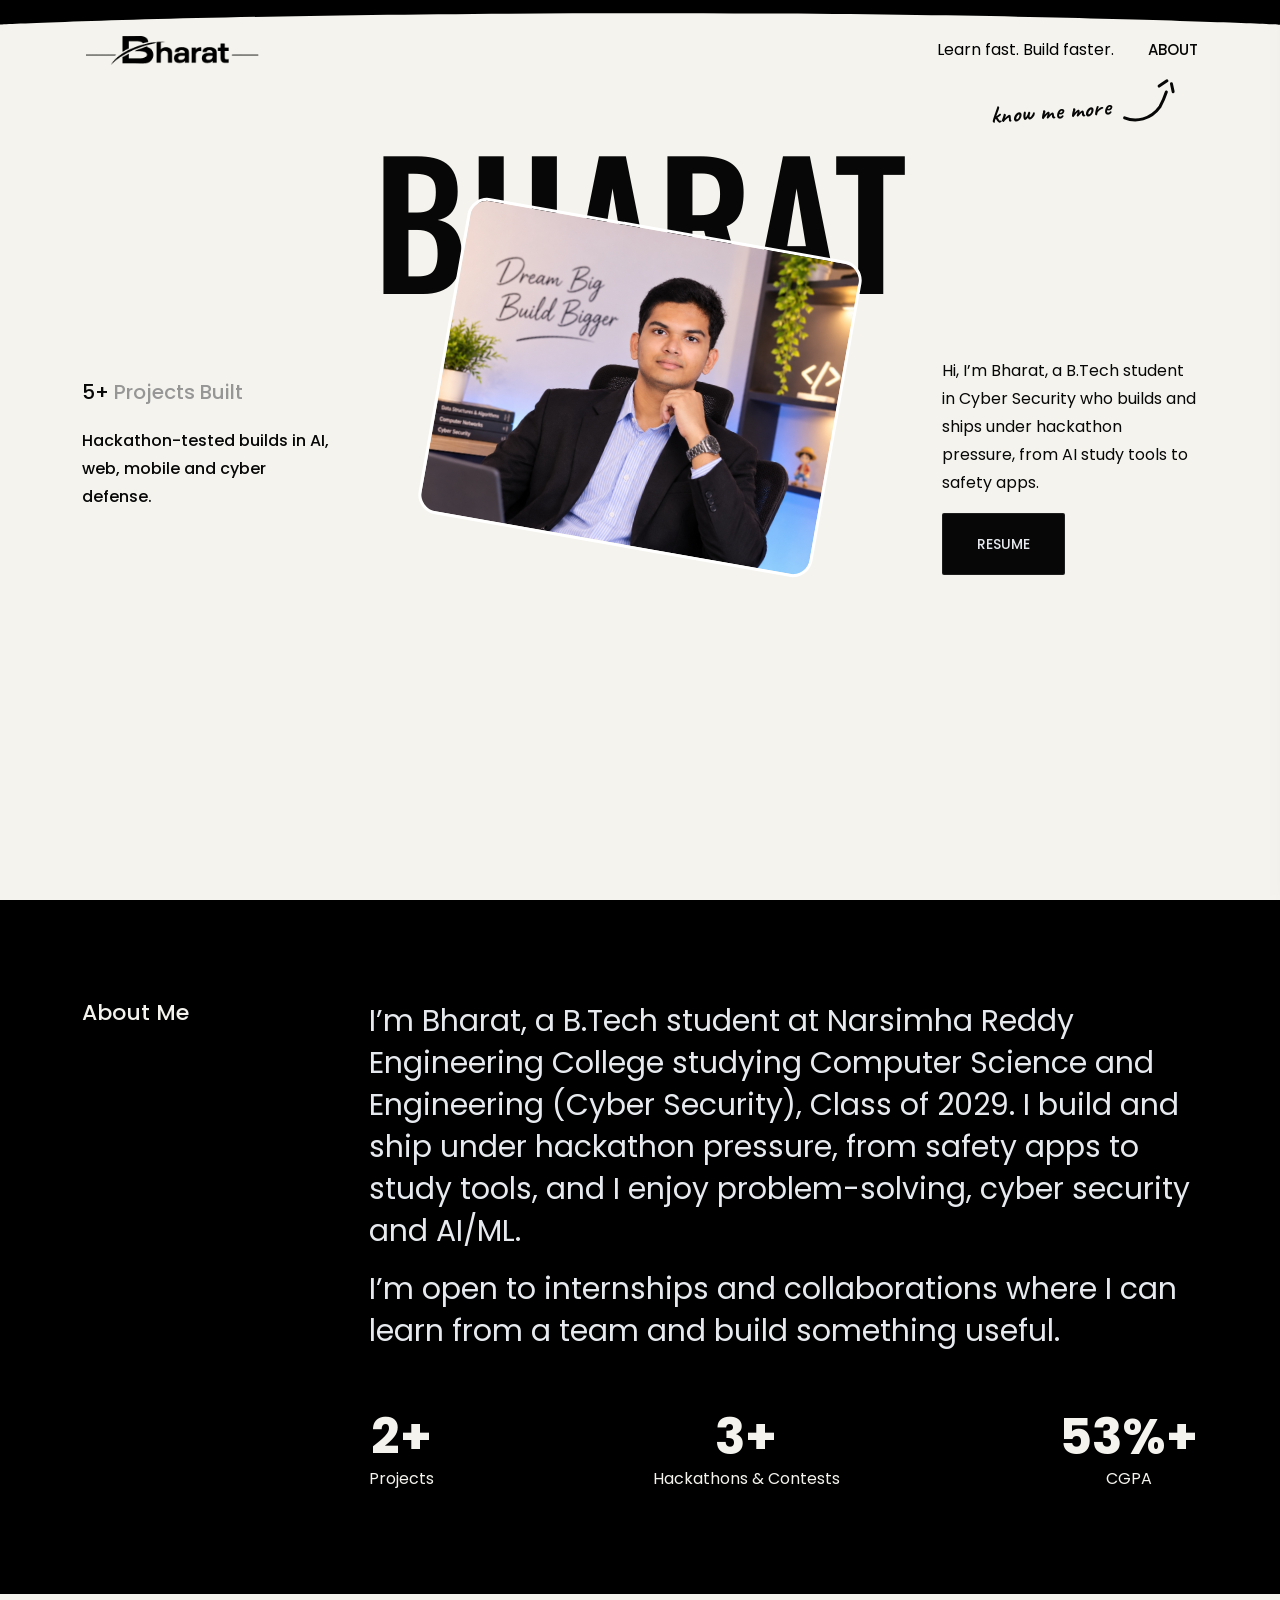
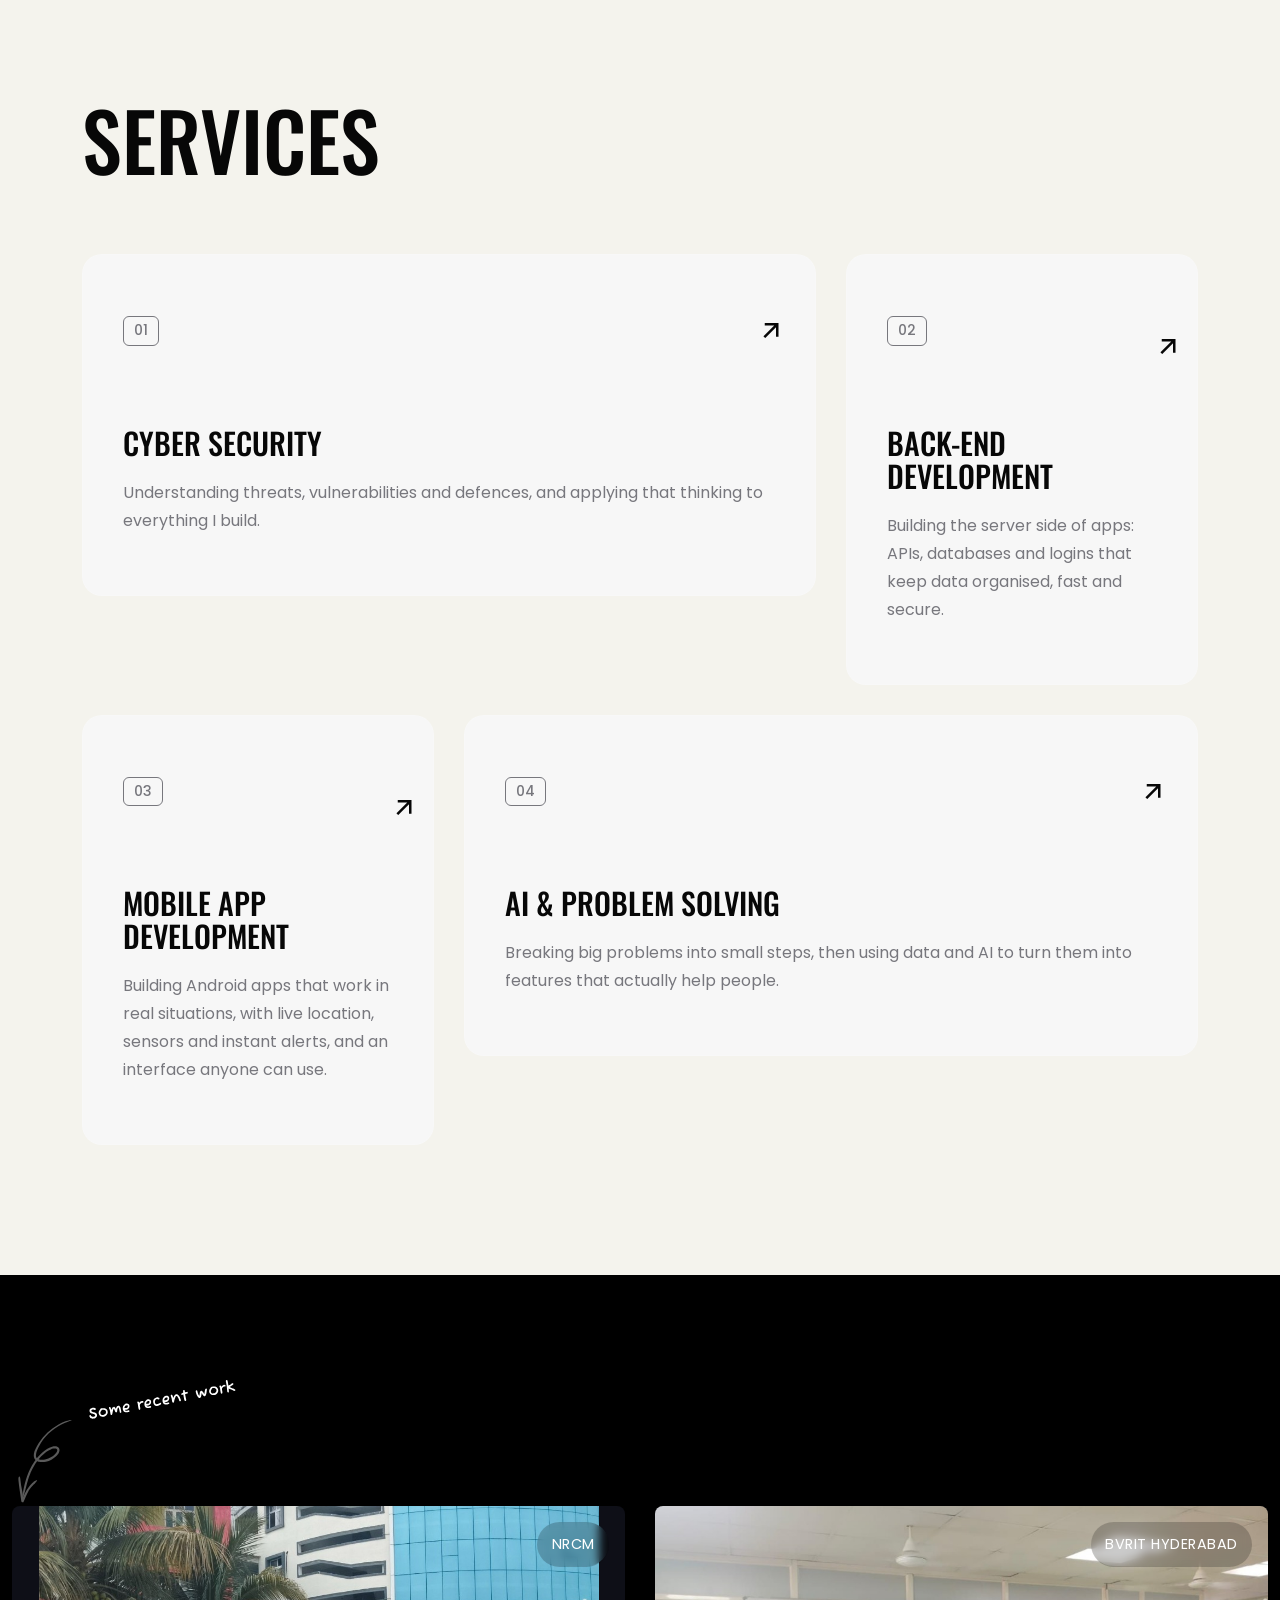
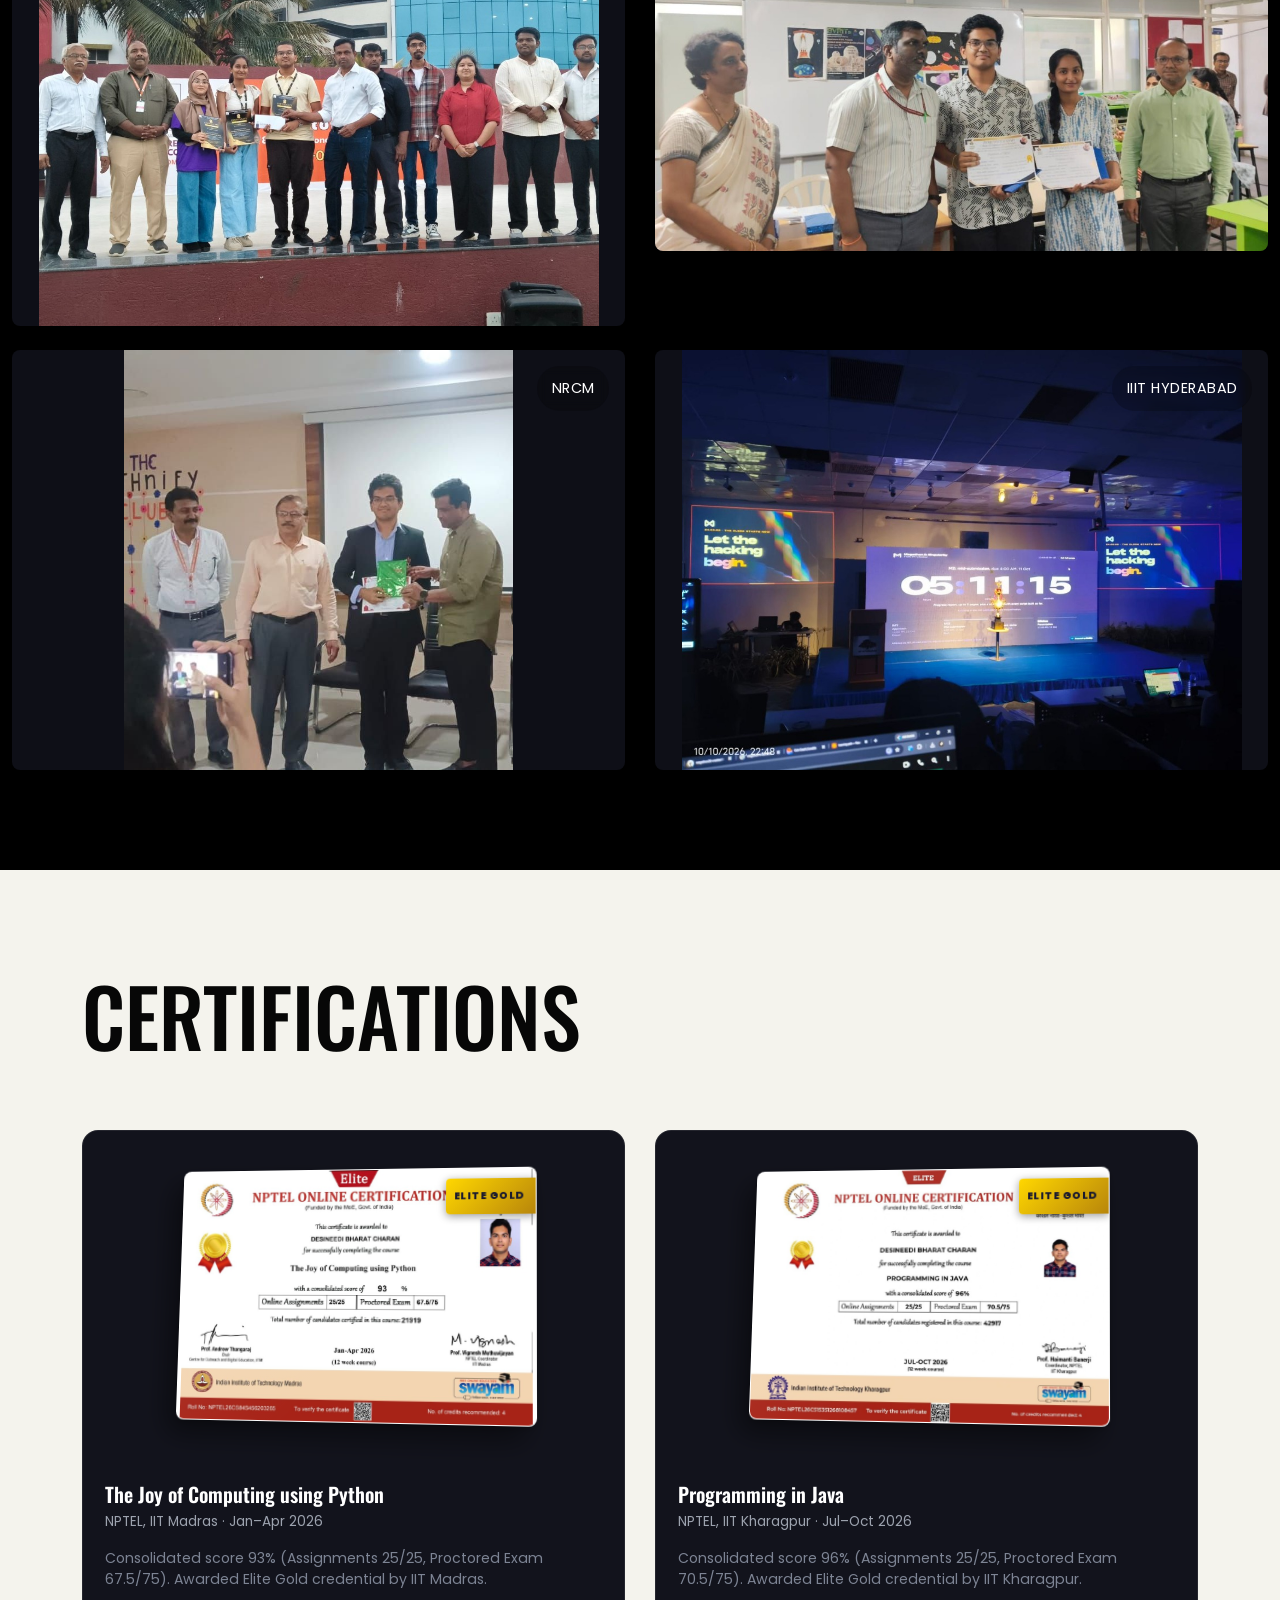
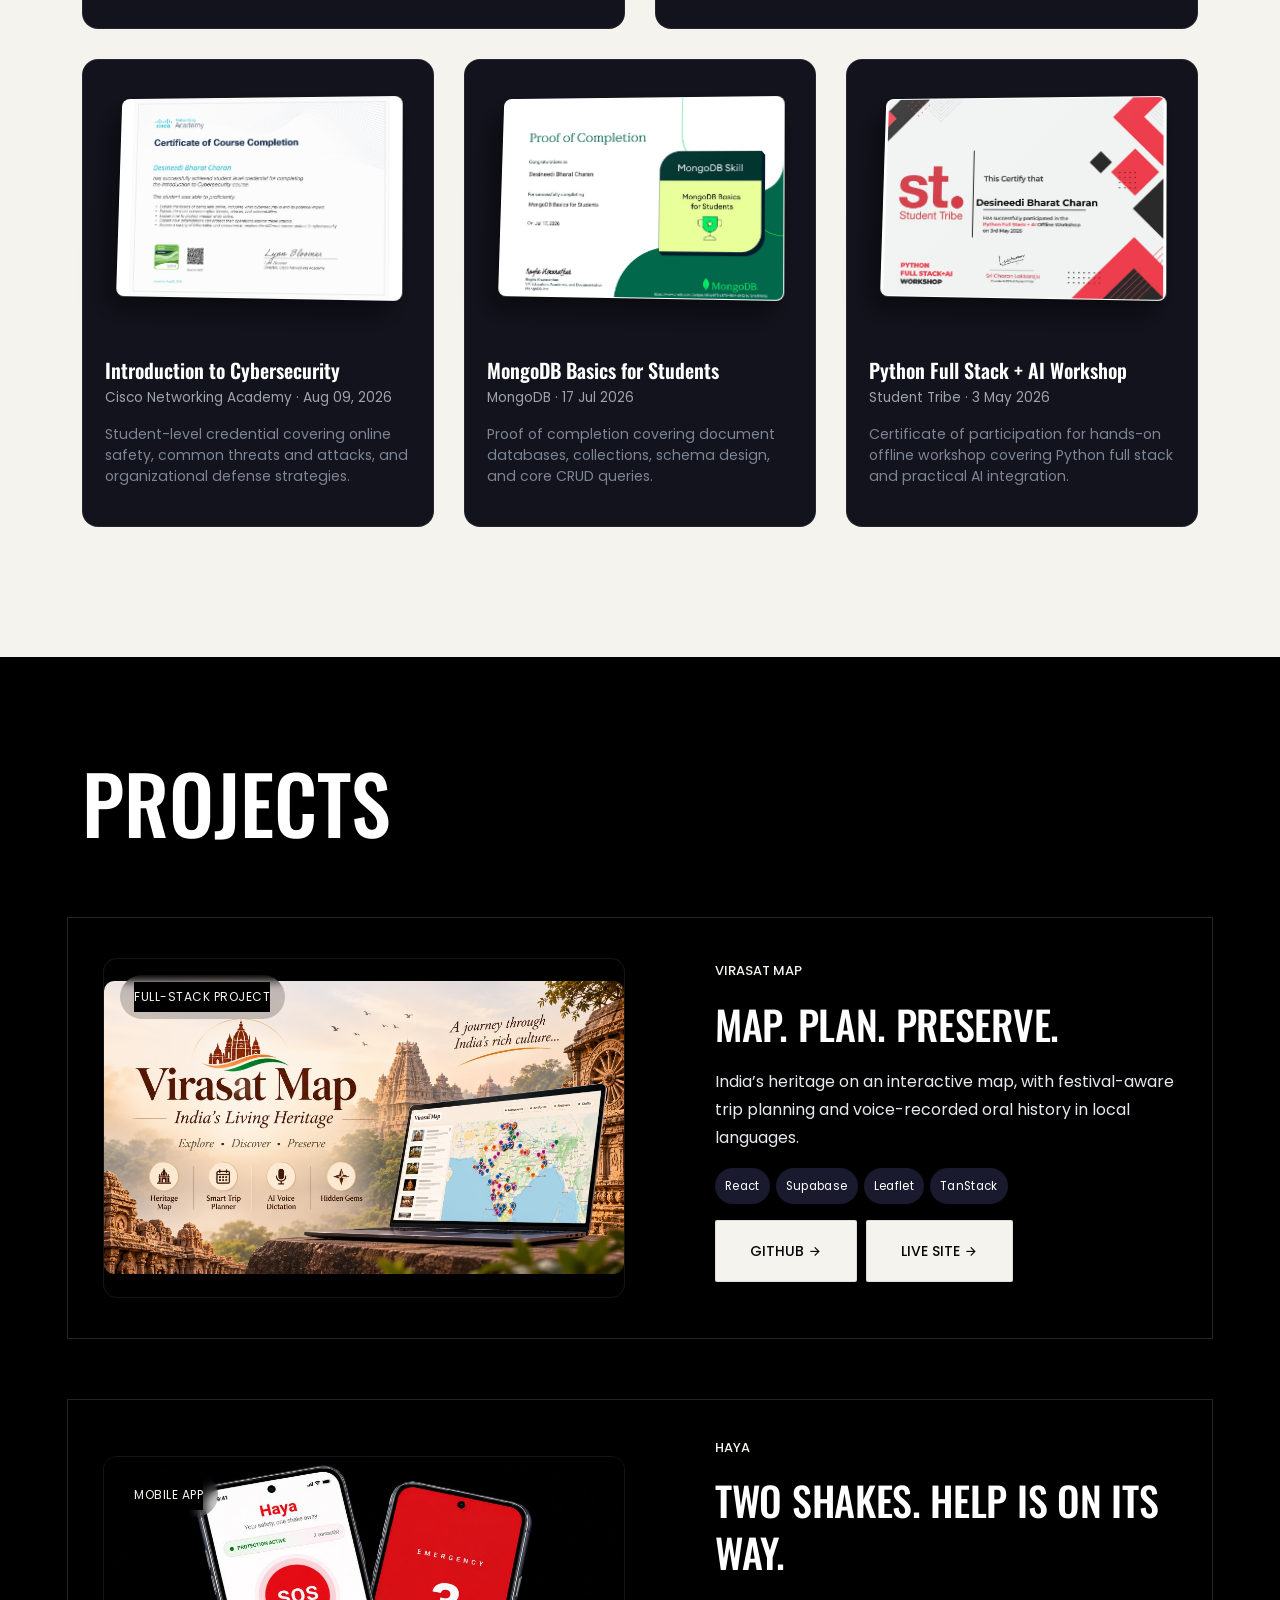
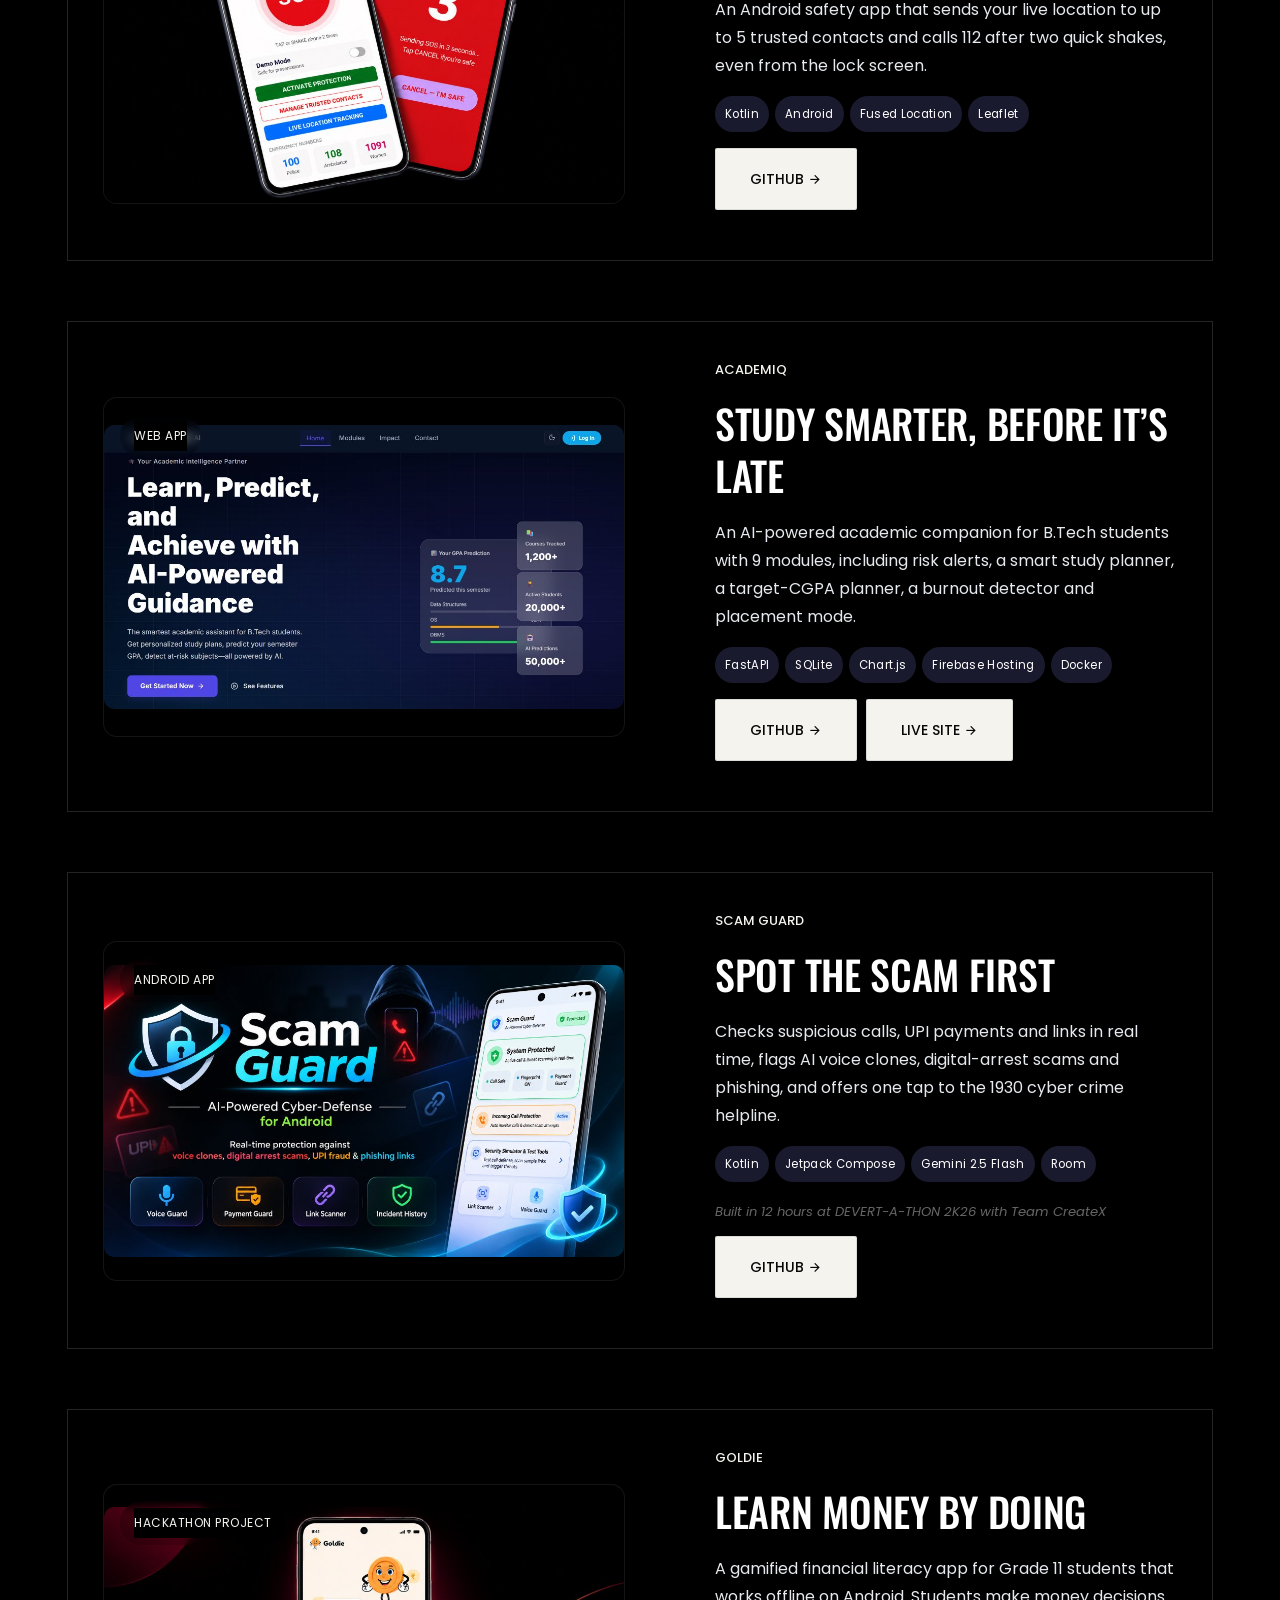
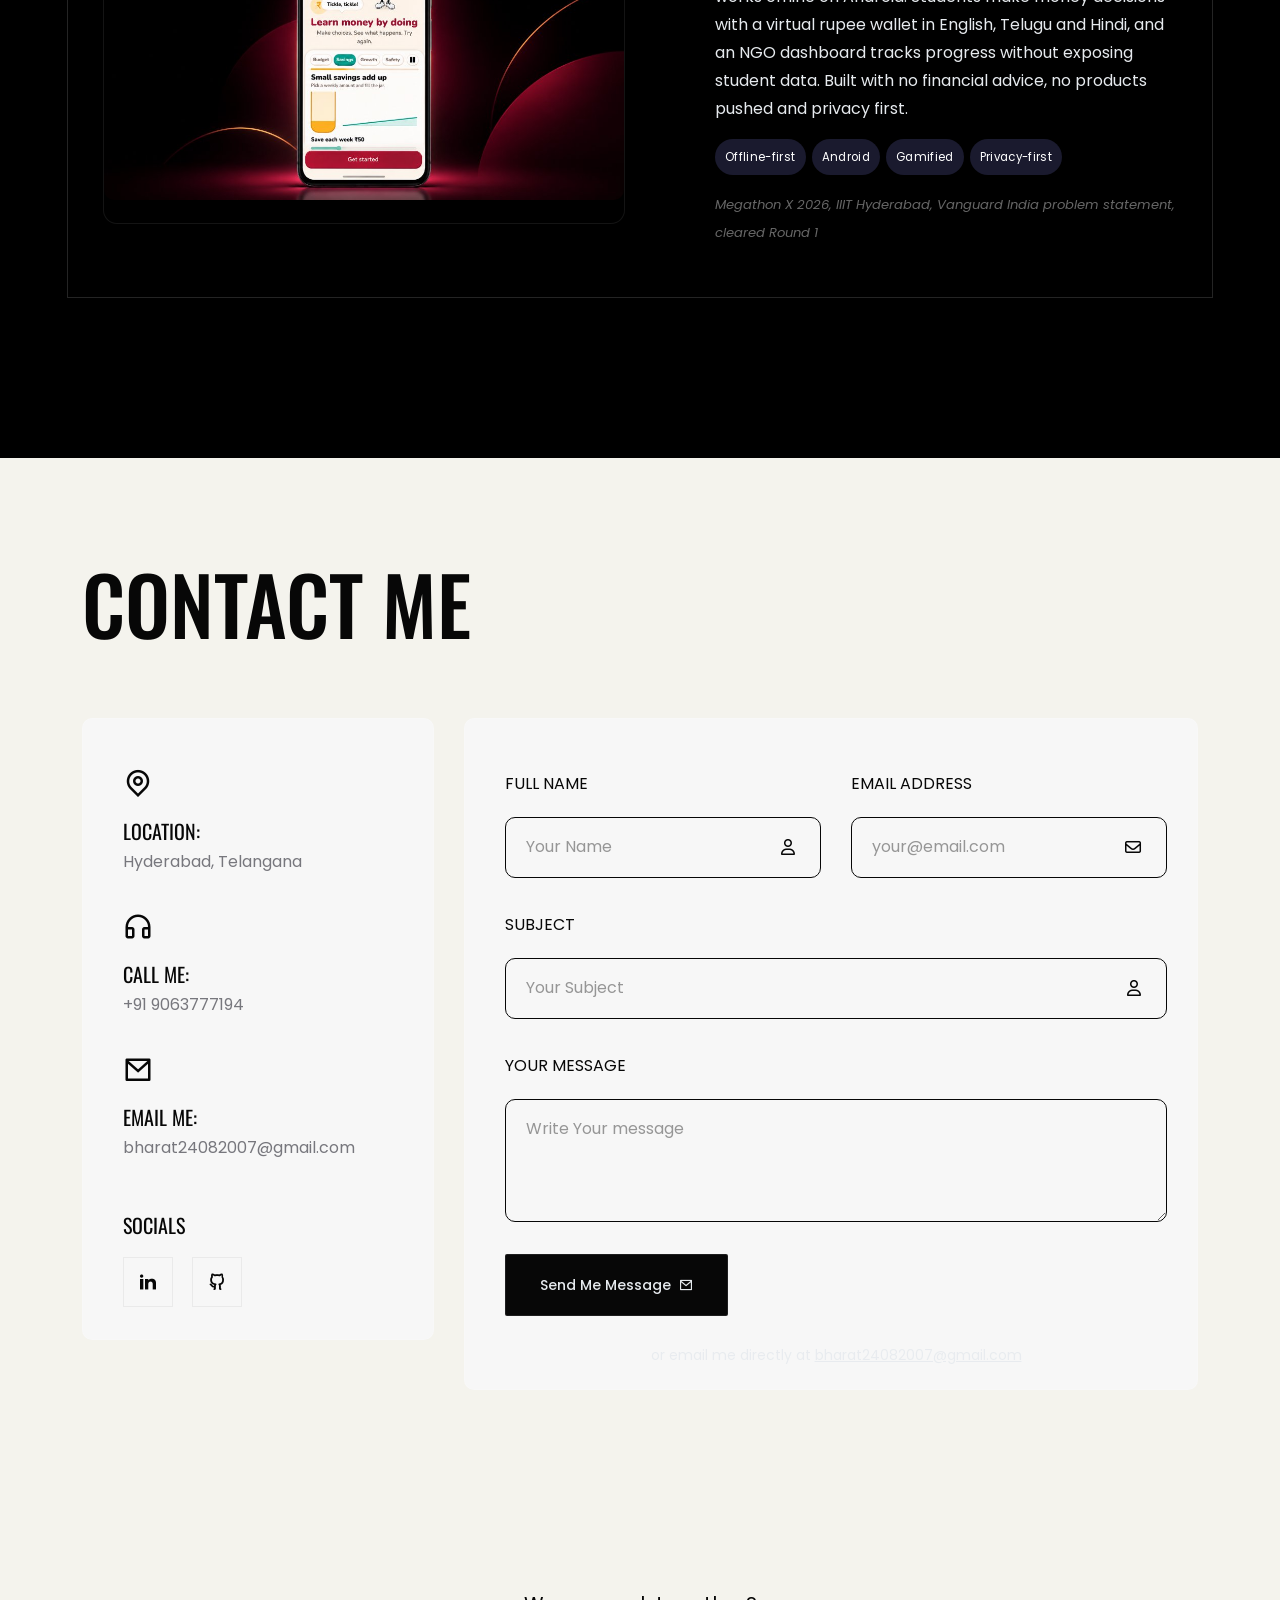
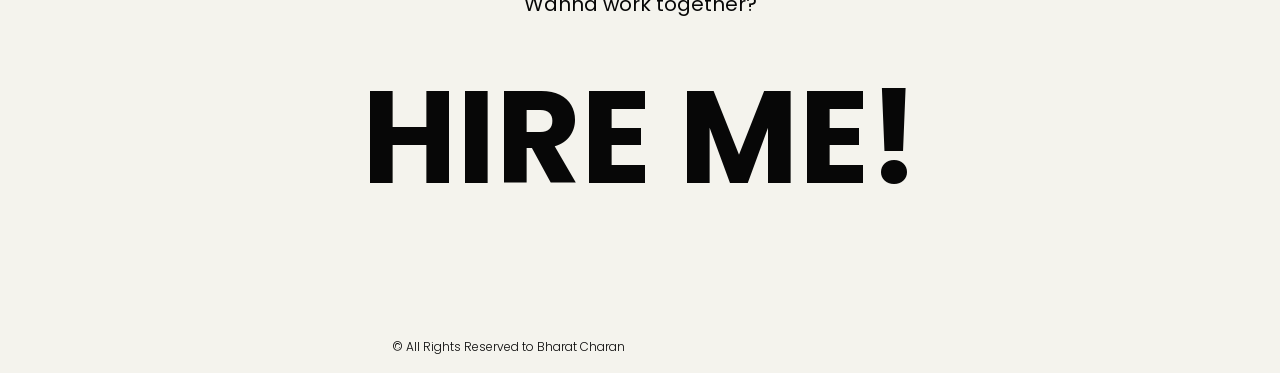
<file: index.html>
<!DOCTYPE html>
<html lang="en">

<head>
    <!-- META -->
    <meta charset="utf-8">
    <meta http-equiv="X-UA-Compatible" content="IE=edge">
    <meta name="viewport" content="width=device-width, initial-scale=1">
    <meta name="description" content="Bharat Charan, B.Tech Cyber Security student and hackathon builder">
    <meta name="keywords" content="">
    <meta name="author" content="Bharat Charan">
    <!-- PAGE TITLE -->
    <title>Bharat Charan</title>
    <link rel="icon" type="image/svg+xml" href="assets/images/favicon.svg">
    <!-- ALL GOOGLE FONTS -->
    <link rel="preconnect" href="https://fonts.googleapis.com">
    <link rel="preconnect" href="https://fonts.gstatic.com" crossorigin>
    <link href="https://fonts.googleapis.com/css2?family=Caveat:wght@600;700&display=swap" rel="stylesheet">
    <link href="https://fonts.googleapis.com/css2?family=Oswald:wght@200..700&family=Poppins:ital,wght@0,100;0,200;0,300;0,400;0,500;0,600;0,700;0,800;0,900;1,100;1,200;1,300;1,400;1,500;1,600;1,700;1,800;1,900&display=swap" rel="stylesheet">
    <!-- BOOTSTRAP CSS -->
    <link rel="stylesheet" href="assets/css/bootstrap.min.css" />
    <!-- FONT AWESOME CSS -->
    <link rel="stylesheet" href="assets/css/font-awesome-pro.css" />
    <!-- FONT AWESOME CSS -->
    <link rel="stylesheet" href="assets/fonts/remixicon.css" />
    <!-- MAGNIFIC CSS -->
    <link rel="stylesheet" href="assets/css/magnific-popup.css">
    <!-- NICE SELECT CSS -->
    <link rel="stylesheet" href="assets/css/nice-select.min.css" />
    <!-- ANIMATE CSS -->
    <link rel="stylesheet" href="assets/css/animate.min.css" />
    <!-- MOBILE MENU CSS -->
    <link rel="stylesheet" href="assets/css/mobilemenu.css" />
    <!-- SLICK CSS -->
    <link rel="stylesheet" href="assets/css/slick.min.css" />
    <!-- SPACING CSS -->
    <link rel="stylesheet" href="assets/css/spacing.css" />
    <!-- MAIN STYLE CSS -->
    <link rel="stylesheet" href="assets/css/style.css" />
    <!-- RESPONSIVE CSS -->
    <link rel="stylesheet" href="assets/css/responsive.css">
    <!-- CUSTOM OVERRIDES -->
    <link rel="stylesheet" href="assets/css/bharat-custom.css">
    <!-- HTML5 shim and Respond.js IE8 support of HTML5 elements and media queries -->
    <!-- WARNING: Respond.js doesn't work if you view the page via file:// -->
    <!--[if lt IE 9]>
      <script src="https://oss.maxcdn.com/html5shiv/3.7.2/html5shiv.min.js"></script>
      <script src="https://oss.maxcdn.com/respond/1.4.2/respond.min.js"></script>
    <![endif]-->
</head>

<body>
    <!-- START PRELOADER AREA-->
    <div class="preloader">
        <svg viewbox="0 0 1000 1000" preserveaspectratio="none">
            <path id="preloaderSvg" d="M0,1005S175,995,500,995s500,5,500,5V0H0Z"></path>
        </svg>
        <div class="preloader-heading">
            <div class="load-text">
                <span>W</span>
                <span>e</span>
                <span>l</span>
                <span>c</span>
                <span>o</span>
                <span>m</span>
                <span>e</span>
            </div>
        </div>
    </div>
    <!-- END PRELOADER AREA -->
    <!-- START SCROOL UP DESIGN AREA -->
    <div class="progress-wrap cursor-pointer">
        <i class="ri-arrow-up-s-line"></i>
        <svg class="progress-circle svg-content" width="100%" height="100%" viewBox="-1 -1 102 102">
            <path d="M50,1 a49,49 0 0,1 0,98 a49,49 0 0,1 0,-98" />
        </svg>
    </div>
    <!-- / END SCROOL UP DESIGN AREA -->
    <!-- START MAGIC CURSOR AND BALL AREA-->
    <div id="magic-cursor">
        <div id="ball"></div>
    </div>
    <!-- / END MAGIC CURSOR AND BALL AREA-->
    <!-- START MENU DESIGN AREA-->
    <header class="main-header">
        <div class="header-upper">
            <div class="container">
                <div class="header-inner">
                    <div class="row align-items-center">
                        <div class="col-xl-3 col-lg-3 col-md-6 col-6 col-sm-4">
                            <div class="logo-area">
                                <div class="logo">
                                    <a href="index.html"><img src="assets/images/logo.png" alt="Bharat" style="height: 35px; width: auto; max-width: 100%; display: block;"></a>
                                </div>
                            </div>
                        </div>
                        <div class="col-xl-9 col-lg-9 col-md-6 col-6 col-sm-8">
                            <div class="main-menu">
                                <nav id="mobile-menu">
                                    <ul>
                                        <li style="color: black;">Learn fast. Build faster.</li>
                                        <li><a href="about.html" class="linkstyle">about</a></li>
                                    </ul>
                                </nav>
                            </div>
                            <div class="side-menu-icon d-lg-none text-end">
                                <a href="javascript:void(0)" class="info-toggle-btn f-right sidebar-toggle-btn"><i class="fal fa-bars"></i></a>
                            </div>
                        </div>
                    </div>
                </div>
            </div>
        </div>
    </header>
    <!-- // END MENU DESIGN AREA-->
    <!-- START MOBILE MENU DESIGN AREA-->
    <div class="sidebar__area">
        <div class="sidebar__wrapper">
            <div class="sidebar__close">
                <button class="sidebar__close-btn" id="sidebar__close-btn">
                    <i class="fal fa-times"></i>
                </button>
            </div>
            <div class="sidebar__content mt-50 mb-20">
                <div class="mobile-menu fix"></div>
            </div>
        </div>
    </div>
    <div class="body-overlay"></div>
    <!-- // END MOBILE MENU DESIGN AREA-->
    <!-- START HEADER DESIGN AREA -->
    <section id="home" class="main-hero-area">
        <div class="container">
            <!-- HAND-DRAWN "KNOW ME MORE" POINTER TO ABOUT NAV LINK -->
            <a href="about.html" class="hero-know-more" aria-label="Go to About page">
                <span class="hero-know-more-inner">
                    <span class="pointer-label">know me more</span>
                    <svg class="pointer-arrow" width="56" height="56" viewBox="0 0 60 60" fill="none" xmlns="http://www.w3.org/2000/svg" aria-hidden="true">
                        <path class="arrow-stem" pathLength="100" d="M 6 48 C 18 53, 34 50, 44 36 C 49 27, 52 17, 55 6" stroke="currentColor" stroke-width="3.2" stroke-linecap="round" fill="none"/>
                        <path class="arrow-head" pathLength="100" d="M 43 14 L 55 6 L 58 20" stroke="currentColor" stroke-width="3.2" stroke-linecap="round" stroke-linejoin="round" fill="none"/>
                    </svg>
                </span>
            </a>
            <div class="row">
                <div class="col-lg-12">
                    <!-- START HERO DESIGN AREA -->
                    <div class="hero-content wow fadeInUp text-center delay-0-2s">
                        <h2>BHARAT</h2>
                    </div>
                    <!-- / END HERO DESIGN AREA -->
                </div>
            </div>
            <div class="row">
                <div class="col-lg-3 pt-30">
                    <!-- START HERO DESIGN AREA -->
                    <div class="hero-content wow fadeInUp delay-0-2s">
                        <div class="clienti-reviews">
                            <div class="reviews">5+ <span>Projects Built</span>
                                <p>Hackathon-tested builds in AI, web, mobile and cyber defense.</p>
                            </div>
                        </div>
                    </div>
                    <!-- / END HERO DESIGN AREA -->
                </div>
                <div class="col-lg-6">
                    <div class="hero-image">
                        <img src="assets/images/about/me.jpg" alt="Bharat Charan">
                    </div>
                    <!-- / END HERO DESIGN AREA -->
                </div>
                <div class="col-lg-3 pt-30">
                    <div class="hero-content wow fadeInUp delay-0-4s">
                        <p>Hi, I’m Bharat, a B.Tech student in Cyber Security who builds and ships under hackathon pressure, from AI study tools to safety apps.</p>
                        <a class="theme-btn" href="assets/resume.pdf" target="_blank" rel="noopener noreferrer">RESUME</a>
                    </div>
                    <!-- / END HERO DESIGN AREA -->
                </div>
            </div>
        </div>
    </section>
    <!-- / END HEADER DESIGN AREA -->
    <!-- START ABOUT DESIGN AREA -->
    <section id="about" class="about-area">
        <div class="container">
            <div class="row">
                <!-- START ABOUT TEXT DESIGN AREA -->
                <div class="col-lg-3 col-sm-3">
                    <h2 class="about-pre-title">About Me</h2>
                </div>
                <div class="col-lg-9 col-sm-9">
                    <div class="about-content-part wow fadeInUp delay-0-2s">
                        <p>I’m Bharat, a B.Tech student at Narsimha Reddy Engineering College studying Computer Science and Engineering (Cyber Security), Class of 2029. I build and ship under hackathon pressure, from safety apps to study tools, and I enjoy problem-solving, cyber security and AI/ML.</p>
                        <p>I’m open to internships and collaborations where I can learn from a team and build something useful.</p>
                    </div>
                    <!-- START COUNTER DESIGN AREA -->
                    <div class="hero-counter-area d-flex justify-content-between wow fadeInUp delay-0-4s">
                        <div class="counter-item counter-text-wrap">
                            <span class="count-text plus" data-speed="3000" data-stop="5">0</span>
                            <span class="counter-title">Projects</span>
                        </div>
                        <div class="counter-item counter-text-wrap">
                            <!-- TODO: confirm hackathon & contest count -->
                            <span class="count-text plus" data-speed="3000" data-stop="6">0</span>
                            <span class="counter-title">Hackathons &amp; Contests</span>
                        </div>
                        <div class="counter-item counter-text-wrap">
                            <span class="count-text percent" data-speed="3000" data-stop="91">0</span>
                            <span class="counter-title">CGPA</span>
                        </div>
                    </div>
                    <!-- / END COUNTER DESIGN AREA -->
                </div>
                <!-- / END ABOUT TEXT DESIGN AREA -->
            </div>
        </div>
    </section>
    <!-- / END ABOUT DESIGN AREA -->
    <!-- START SERVICE DESIGN AREA -->
    <section id="services" class="services-area">
        <div class="container">
            <div class="row">
                <div class="col-xl-12 col-lg-12">
                    <div class="section-title section-black-title wow fadeInUp delay-0-2s">
                        <h2>Services</h2>
                    </div>
                </div>
            </div>
            <div class="row">
                <!-- START SINGLE SERVICE DESIGN AREA -->
                <div class="col-lg-8 col-md-7">
                    <div class="service-item wow fadeInUp delay-0-2s">
                        <i class="ri-arrow-right-up-line"></i>
                        <h5>01</h5>
                        <h4>Cyber Security</h4>
                        <p>Understanding threats, vulnerabilities and defences, and applying that thinking to everything I build.</p>
                    </div>
                </div>
                <!-- / END SINGLE SERVICE DESIGN AREA -->
                <!-- START SINGLE SERVICE DESIGN AREA -->
                <div class="col-lg-4 col-md-5">
                    <div class="service-item wow fadeInUp delay-0-4s">
                        <i class="ri-arrow-right-up-line"></i>
                        <h5>02</h5>
                        <h4>Back-End Development</h4>
                        <p>Building the server side of apps: APIs, databases and logins that keep data organised, fast and secure.</p>
                    </div>
                </div>
                <!-- / END SINGLE SERVICE DESIGN AREA -->
                <!-- START SINGLE SERVICE DESIGN AREA -->
                <div class="col-lg-4 col-md-5">
                    <div class="service-item wow fadeInUp delay-0-6s">
                        <i class="ri-arrow-right-up-line"></i>
                        <h5>03</h5>
                        <h4>Mobile App Development</h4>
                        <p>Building Android apps that work in real situations, with live location, sensors and instant alerts, and an interface anyone can use.</p>
                    </div>
                </div>
                <!-- / END SINGLE SERVICE DESIGN AREA -->
                <!-- START SINGLE SERVICE DESIGN AREA -->
                <div class="col-lg-8 col-md-7">
                    <div class="service-item wow fadeInUp delay-0-8s">
                        <i class="ri-arrow-right-up-line"></i>
                        <h5>04</h5>
                        <h4>AI &amp; Problem Solving</h4>
                        <p>Breaking big problems into small steps, then using data and AI to turn them into features that actually help people.</p>
                    </div>
                </div>
                <!-- / END SINGLE SERVICE DESIGN AREA -->
            </div>
        </div>
    </section>
    <!-- / END SERVICE DESIGN AREA -->
    <!-- START EVENTS (PORTFOLIO) DESIGN AREA -->
    <div class="projects-area" id="portfolio">
        <div class="custom-icon">
            <img src="assets/images/custom/work-scribble.svg" alt="custom">
        </div>
        <div class="container-fluid">
            <div class="row g-4 portfolio-grid">
                <!-- EVENT 1: CodeStorm -->
                <div class="col-md-6 col-xl-6 portfolio-item category-1">
                    <a href="assets/images/events/codestorm.jpg" class="work-popup">
                        <div class="portfolio-box">
                            <img src="assets/images/events/codestorm.jpg" alt="Winner, CodeStorm 2K26" data-rjs="2">
                            <span class="portfolio-category">NRCM</span>
                            <div class="portfolio-caption">
                                <h1>Winner, CodeStorm 2K26</h1>
                                <p>Team CreateX, Haya: Your Safety, One Shake Away</p>
                            </div>
                        </div>
                    </a>
                </div>
                <!-- EVENT 2: Space Week -->
                <div class="col-md-6 col-xl-6 portfolio-item category-2">
                    <a href="assets/images/events/spaceweek.jpg" class="work-popup">
                        <div class="portfolio-box">
                            <img src="assets/images/events/spaceweek.jpg" alt="2nd Prize, Space Week 2025" data-rjs="2">
                            <span class="portfolio-category">BVRIT Hyderabad</span>
                            <div class="portfolio-caption">
                                <h1>2nd Prize, Space Week 2025</h1>
                                <p>Cosmic Canvas and Stellar Class Quest, 10 Oct 2025, organised by the ECE Department</p>
                            </div>
                        </div>
                    </a>
                </div>
                <!-- EVENT 3: APTI QUEST -->
                <div class="col-md-6 col-xl-6 portfolio-item category-1">
                    <a href="assets/images/events/aptiquest.jpg" class="work-popup">
                        <div class="portfolio-box">
                            <img src="assets/images/events/aptiquest.jpg" alt="3rd Place, APTI QUEST 2025" data-rjs="2">
                            <span class="portfolio-category">NRCM</span>
                            <div class="portfolio-caption">
                                <h1>3rd Place, APTI QUEST 2025</h1>
                                <p>Aptitude, logical reasoning and problem-solving, organised by the MATHnify Club, 27 Oct 2025</p>
                            </div>
                        </div>
                    </a>
                </div>
                <!-- EVENT 4: Megathon -->
                <div class="col-md-6 col-xl-6 portfolio-item category-2">
                    <a href="assets/images/events/megathon.jpg" class="work-popup">
                        <div class="portfolio-box">
                            <img src="assets/images/events/megathon.jpg" alt="Cleared Round 1, Megathon X 2026" data-rjs="2">
                            <span class="portfolio-category">IIIT Hyderabad</span>
                            <div class="portfolio-caption">
                                <h1>Cleared Round 1, Megathon X 2026</h1>
                                <p>Team CreateX, Goldie: Learn Money by Doing, Vanguard India problem statement, organised by E-Cell, IIIT Hyderabad</p>
                            </div>
                        </div>
                    </a>
                </div>
            </div>
        </div>
    </div>
    <!-- // END EVENTS (PORTFOLIO) DESIGN AREA -->
    <!-- START CERTIFICATIONS DESIGN AREA -->
    <section class="testimonials-area">
        <div class="container">
            <div class="row">
                <div class="col-xl-12 col-lg-12">
                    <div class="section-title section-black-title wow fadeInUp delay-0-2s">
                        <h2>Certifications</h2>
                    </div>
                </div>
            </div>
            <div class="row">
                <!-- CERT 1: NPTEL Python -->
                <div class="col-lg-6 col-md-6 mb-30">
                    <div class="testimonial-item cert-card wow fadeInUp delay-0-2s">
                        <div class="cert-thumb-wrap">
                            <a href="assets/images/certs/python.jpg" class="cert-lightbox cert-floating-doc">
                                <img src="assets/images/certs/python.jpg" alt="Joy of Computing using Python Certificate" />
                                <span class="gold-ribbon">Elite Gold</span>
                                <span class="cert-view-btn"><i class="ri-zoom-in-line"></i> View Certificate</span>
                            </a>
                        </div>
                        <div class="testi-des">
                            <h5>The Joy of Computing using Python</h5>
                            <span>NPTEL, IIT Madras &middot; Jan&ndash;Apr 2026</span>
                        </div>
                        <div class="text">
                            Consolidated score 93% (Assignments 25/25, Proctored Exam 67.5/75). Awarded Elite Gold credential by IIT Madras.
                        </div>
                    </div>
                </div>
                <!-- CERT 2: NPTEL Java -->
                <div class="col-lg-6 col-md-6 mb-30">
                    <div class="testimonial-item cert-card wow fadeInUp delay-0-4s">
                        <div class="cert-thumb-wrap">
                            <a href="assets/images/certs/java.jpg" class="cert-lightbox cert-floating-doc">
                                <img src="assets/images/certs/java.jpg" alt="Programming in Java Certificate" />
                                <span class="gold-ribbon">Elite Gold</span>
                                <span class="cert-view-btn"><i class="ri-zoom-in-line"></i> View Certificate</span>
                            </a>
                        </div>
                        <div class="testi-des">
                            <h5>Programming in Java</h5>
                            <span>NPTEL, IIT Kharagpur &middot; Jul&ndash;Oct 2026</span>
                        </div>
                        <div class="text">
                            Consolidated score 96% (Assignments 25/25, Proctored Exam 70.5/75). Awarded Elite Gold credential by IIT Kharagpur.
                        </div>
                    </div>
                </div>
                <!-- CERT 3: Cisco Cybersecurity -->
                <div class="col-lg-4 col-md-6 mb-30">
                    <div class="testimonial-item cert-card wow fadeInUp delay-0-6s">
                        <div class="cert-thumb-wrap">
                            <a href="assets/images/certs/cisco.jpg" class="cert-lightbox cert-floating-doc">
                                <img src="assets/images/certs/cisco.jpg" alt="Introduction to Cybersecurity Certificate" />
                                <span class="cert-view-btn"><i class="ri-zoom-in-line"></i> View Certificate</span>
                            </a>
                        </div>
                        <div class="testi-des">
                            <h5>Introduction to Cybersecurity</h5>
                            <span>Cisco Networking Academy &middot; Aug 09, 2026</span>
                        </div>
                        <div class="text">
                            Student-level credential covering online safety, common threats and attacks, and organizational defense strategies.
                        </div>
                    </div>
                </div>
                <!-- CERT 4: MongoDB -->
                <div class="col-lg-4 col-md-6 mb-30">
                    <div class="testimonial-item cert-card wow fadeInUp delay-0-7s">
                        <div class="cert-thumb-wrap">
                            <a href="assets/images/certs/mongodb.jpg" class="cert-lightbox cert-floating-doc">
                                <img src="assets/images/certs/mongodb.jpg" alt="MongoDB Basics for Students Certificate" />
                                <span class="cert-view-btn"><i class="ri-zoom-in-line"></i> View Certificate</span>
                            </a>
                        </div>
                        <div class="testi-des">
                            <h5>MongoDB Basics for Students</h5>
                            <span>MongoDB &middot; 17 Jul 2026</span>
                        </div>
                        <div class="text">
                            Proof of completion covering document databases, collections, schema design, and core CRUD queries.
                        </div>
                    </div>
                </div>
                <!-- CERT 5: Student Tribe -->
                <div class="col-lg-4 col-md-6 mb-30">
                    <div class="testimonial-item cert-card wow fadeInUp delay-0-8s">
                        <div class="cert-thumb-wrap">
                            <a href="assets/images/certs/studenttribe.jpg" class="cert-lightbox cert-floating-doc">
                                <img src="assets/images/certs/studenttribe.jpg" alt="Python Full Stack + AI Workshop Certificate" />
                                <span class="cert-view-btn"><i class="ri-zoom-in-line"></i> View Certificate</span>
                            </a>
                        </div>
                        <div class="testi-des">
                            <h5>Python Full Stack + AI Workshop</h5>
                            <span>Student Tribe &middot; 3 May 2026</span>
                        </div>
                        <div class="text">
                            Certificate of participation for hands-on offline workshop covering Python full stack and practical AI integration.
                        </div>
                    </div>
                </div>
            </div>
        </div>
    </section>
    <!-- / END CERTIFICATIONS DESIGN AREA -->

    <!-- START PROJECTS DESIGN AREA -->
    <section class="blog-area" id="projects">
        <div class="container">
            <div class="row">
                <div class="col-xl-12 col-lg-12">
                    <div class="section-title wow fadeInUp delay-0-2s">
                        <h2>Projects</h2>
                    </div>
                </div>
            </div>
            <!-- PROJECT 1: Virasat Map -->
            <div class="row blog-post-box align-items-center">
                <div class="col-lg-6">
                    <div class="blog-post-img">
                        <a href="https://virasatmap.lovable.app" target="_blank" rel="noopener noreferrer">
                            <img src="assets/images/projects/virasatmap.jpg" alt="Virasat Map - India's Living Heritage">
                        </a>
                        <div class="blog-post-category">
                            <a href="#">Full-Stack Project</a>
                        </div>
                    </div>
                </div>
                <div class="col-lg-6">
                    <div class="blog-post-caption">
                        <h3>Virasat Map</h3>
                        <h2><a class="link-decoration" href="https://virasatmap.lovable.app" target="_blank" rel="noopener noreferrer">Map. Plan. Preserve.</a></h2>
                        <p>India’s heritage on an interactive map, with festival-aware trip planning and voice-recorded oral history in local languages.</p>
                        <div class="project-tags">
                            <span class="tag">React</span>
                            <span class="tag">Supabase</span>
                            <span class="tag">Leaflet</span>
                            <span class="tag">TanStack</span>
                        </div>
                        <a class="theme-btn theme-btn-two" href="https://github.com/bharat24082007-spec/virasatmap" target="_blank" rel="noopener noreferrer">GITHUB<i class="ri-arrow-right-line"></i></a>
                        <a class="theme-btn theme-btn-two" href="https://virasatmap.lovable.app" target="_blank" rel="noopener noreferrer">LIVE SITE<i class="ri-arrow-right-line"></i></a>
                    </div>
                </div>
            </div>
            <!-- PROJECT 2: Haya -->
            <div class="row blog-post-box align-items-center">
                <div class="col-lg-6">
                    <div class="blog-post-img">
                        <a href="https://github.com/bharat24082007-spec/Haya" target="_blank" rel="noopener noreferrer">
                            <img src="assets/images/projects/haya.jpg" alt="Haya - Two Shakes. Help Is On Its Way.">
                        </a>
                        <div class="blog-post-category">
                            <a href="#">Mobile App</a>
                        </div>
                    </div>
                </div>
                <div class="col-lg-6">
                    <div class="blog-post-caption">
                        <h3>Haya</h3>
                        <h2><a class="link-decoration" href="https://github.com/bharat24082007-spec/Haya" target="_blank" rel="noopener noreferrer">Two Shakes. Help Is On Its Way.</a></h2>
                        <p>An Android safety app that sends your live location to up to 5 trusted contacts and calls 112 after two quick shakes, even from the lock screen.</p>
                        <div class="project-tags">
                            <span class="tag">Kotlin</span>
                            <span class="tag">Android</span>
                            <span class="tag">Fused Location</span>
                            <span class="tag">Leaflet</span>
                        </div>
                        <a class="theme-btn theme-btn-two" href="https://github.com/bharat24082007-spec/Haya" target="_blank" rel="noopener noreferrer">GITHUB<i class="ri-arrow-right-line"></i></a>
                    </div>
                </div>
            </div>
            <!-- PROJECT 3: AcademIQ -->
            <div class="row blog-post-box align-items-center">
                <div class="col-lg-6">
                    <div class="blog-post-img">
                        <a href="https://academiq-82533.web.app/" target="_blank" rel="noopener noreferrer">
                            <img src="assets/images/projects/academiq.jpg" alt="AcademIQ - Study Smarter, Before It’s Late">
                        </a>
                        <div class="blog-post-category">
                            <a href="#">Web App</a>
                        </div>
                    </div>
                </div>
                <div class="col-lg-6">
                    <div class="blog-post-caption">
                        <h3>AcademIQ</h3>
                        <h2><a class="link-decoration" href="#">Study Smarter, Before It’s Late</a></h2>
                        <p>An AI-powered academic companion for B.Tech students with 9 modules, including risk alerts, a smart study planner, a target-CGPA planner, a burnout detector and placement mode.</p>
                        <div class="project-tags">
                            <span class="tag">FastAPI</span>
                            <span class="tag">SQLite</span>
                            <span class="tag">Chart.js</span>
                            <span class="tag">Firebase Hosting</span>
                            <span class="tag">Docker</span>
                        </div>
                        <a class="theme-btn theme-btn-two" href="https://github.com/bharat24082007-spec/AcademIQ">GITHUB<i class="ri-arrow-right-line"></i></a>
                        <a class="theme-btn theme-btn-two" href="https://academiq-82533.web.app/">LIVE SITE<i class="ri-arrow-right-line"></i></a>
                    </div>
                </div>
            </div>
            <!-- PROJECT 4: Scam Guard -->
            <div class="row blog-post-box align-items-center">
                <div class="col-lg-6">
                    <div class="blog-post-img">
                        <a href="https://github.com/bharat24082007-spec/scam-guard" target="_blank" rel="noopener noreferrer">
                            <img src="assets/images/projects/scamguard.jpg" alt="Scam Guard - Spot the Scam First">
                        </a>
                        <div class="blog-post-category">
                            <a href="#">Android App</a>
                        </div>
                    </div>
                </div>
                <div class="col-lg-6">
                    <div class="blog-post-caption">
                        <h3>Scam Guard</h3>
                        <h2><a class="link-decoration" href="#">Spot the Scam First</a></h2>
                        <p>Checks suspicious calls, UPI payments and links in real time, flags AI voice clones, digital-arrest scams and phishing, and offers one tap to the 1930 cyber crime helpline.</p>
                        <div class="project-tags">
                            <span class="tag">Kotlin</span>
                            <span class="tag">Jetpack Compose</span>
                            <span class="tag">Gemini 2.5 Flash</span>
                            <span class="tag">Room</span>
                        </div>
                        <p class="project-context">Built in 12 hours at DEVERT-A-THON 2K26 with Team CreateX</p>
                        <a class="theme-btn theme-btn-two" href="https://github.com/bharat24082007-spec/scam-guard">GITHUB<i class="ri-arrow-right-line"></i></a>
                    </div>
                </div>
            </div>
            <!-- PROJECT 5: Goldie -->
            <div class="row blog-post-box align-items-center">
                <div class="col-lg-6">
                    <div class="blog-post-img">
                        <img src="assets/images/projects/goldie.jpg" alt="Goldie - Learn Money by Doing">
                        <div class="blog-post-category">
                            <a href="#">Hackathon Project</a>
                        </div>
                    </div>
                </div>
                <div class="col-lg-6">
                    <div class="blog-post-caption">
                        <h3>Goldie</h3>
                        <h2><a class="link-decoration" href="#">Learn Money by Doing</a></h2>
                        <p>A gamified financial literacy app for Grade 11 students that works offline on Android. Students make money decisions with a virtual rupee wallet in English, Telugu and Hindi, and an NGO dashboard tracks progress without exposing student data. Built with no financial advice, no products pushed and privacy first.</p>
                        <div class="project-tags">
                            <span class="tag">Offline-first</span>
                            <span class="tag">Android</span>
                            <span class="tag">Gamified</span>
                            <span class="tag">Privacy-first</span>
                        </div>
                        <p class="project-context">Megathon X 2026, IIIT Hyderabad, Vanguard India problem statement, cleared Round 1</p>
                        <!-- TODO: Add repo link and tech stack when available -->
                    </div>
                </div>
            </div>
        </div>
    </section>
    <!-- / END PROJECTS DESIGN AREA -->
    <!-- START CONTACT DESIGN AREA -->
    <section id="contact" class="contact-area">
        <div class="container">
            <div class="row">
                <div class="col-xl-12 col-lg-12">
                    <div class="section-title section-black-title wow fadeInUp delay-0-2s">
                        <h2>Contact Me</h2>
                    </div>
                </div>
            </div>
            <div class="row">
                <div class="col-lg-4">
                    <div class="contact-content-part  wow fadeInUp delay-0-2s">
                        <!-- START CONTACT SINGLEDESIGN AREA -->
                        <div class="single-contact wow fadeInUp" data-wow-delay=".2s">
                            <span class="circle-btn">
                                <i class="ri-map-pin-line"></i>
                            </span>
                            <h2>Location:</h2>
                            <p>Hyderabad, Telangana</p>
                        </div>
                        <!-- / END CONTACT SINGLEDESIGN AREA -->
                        <!-- START CONTACT SINGLEDESIGN AREA -->
                        <div class="single-contact wow fadeInUp" data-wow-delay=".4s">
                            <span class="circle-btn">
                                <i class="ri-headphone-line"></i>
                            </span>
                            <h2>Call me:</h2>
                            <p><a href="tel:+919063777194" style="color:inherit;">+91 9063777194</a></p>
                        </div>
                        <!-- / END CONTACT SINGLEDESIGN AREA -->
                        <!-- START CONTACT SINGLEDESIGN AREA -->
                        <div class="single-contact wow fadeInUp" data-wow-delay=".6s">
                            <span class="circle-btn">
                                <i class="ri-mail-line"></i>
                            </span>
                            <h2>Email me:</h2>
                            <p><a href="mailto:bharat24082007@gmail.com" style="color:inherit;">bharat24082007@gmail.com</a></p>
                        </div>
                        <!-- / END CONTACT SINGLEDESIGN AREA -->
                        <!-- START CONTACT SINGLEDESIGN AREA -->
                        <div class="single-contact wow fadeInUp" data-wow-delay=".6s">
                            <h2>Socials</h2>
                            <div class="about-social">
                            <ul>
                                <li><a href="https://www.linkedin.com/in/bharat-charan-desineedi-0095b9228/" target="_blank" rel="noopener noreferrer"><i class="ri-linkedin-fill"></i></a></li>
                                <li><a href="https://github.com/bharat24082007-spec" target="_blank" rel="noopener noreferrer"><i class="ri-github-line"></i></a></li>
                            </ul>
                        </div>
                        </div>
                        <!-- / END CONTACT SINGLEDESIGN AREA -->
                    </div>
                </div>
                <!-- START CONTACT FORM DESIGN AREA -->
                <div class="col-lg-8">
                    <div class="contact-form contact-form-area wow fadeInUp delay-0-4s">
                        <form id="contactForm" class="contact-form" action="https://api.web3forms.com/submit" method="POST">
                            <input type="hidden" name="access_key" value="77a383a5-5de9-4a41-9b96-8f8ad11dd1f0">
                            <input type="checkbox" name="botcheck" class="hidden" style="display: none;">
                            <div class="row">
                                <div class="col-md-6">
                                    <div class="form-group">
                                        <label for="name">Full Name</label>
                                        <input type="text" id="name" name="name" class="form-control" value="" placeholder="Your Name" required="" data-error="Please enter your Name" />
                                        <label for="name" class="for-icon"><i class="far fa-user"></i></label>
                                        <div class="help-block with-errors"></div>
                                    </div>
                                </div>
                                <div class="col-md-6">
                                    <div class="form-group">
                                        <label for="email">Email Address</label>
                                        <input type="email" id="email" name="email" class="form-control" value="" placeholder="your@email.com" required="" data-error="Please enter your Email" />
                                        <label for="email" class="for-icon"><i class="far fa-envelope"></i></label>
                                        <div class="help-block with-errors"></div>
                                    </div>
                                </div>
                                <div class="col-md-12">
                                    <div class="form-group">
                                        <label for="subject">Subject</label>
                                        <input type="text" id="subject" name="subject" class="form-control" value="" placeholder="Your Subject" required="" data-error="Please enter a Subject" />
                                        <label for="subject" class="for-icon"><i class="far fa-user"></i></label>
                                        <div class="help-block with-errors"></div>
                                    </div>
                                </div>
                                <div class="col-md-12">
                                    <div class="form-group">
                                        <label for="message">Your Message</label>
                                        <textarea name="message" id="message" class="form-control" rows="4" placeholder="Write Your message" required="" data-error="Please Write your Message"></textarea>
                                        <div class="help-block with-errors"></div>
                                    </div>
                                </div>
                                <div class="col-md-12">
                                    <div class="form-group mb-0">
                                        <button type="submit" class="theme-btn">
                                            Send Me Message <i class="ri-mail-line"></i>
                                        </button>
                                        <div id="msgSubmit" class="hidden" style="display: none;"></div>
                                    </div>
                                </div>
                                <div class="col-md-12 text-center">
                                    <p class="direct-email-backup" style="margin-top: 15px; margin-bottom: 0; font-size: 14px; opacity: 0.85;">or email me directly at <a href="mailto:bharat24082007@gmail.com" style="text-decoration: underline; color: inherit;">bharat24082007@gmail.com</a></p>
                                </div>
                            </div>
                        </form>
                    </div>
                </div>
            </div>
        </div>
    </section>
    <!-- / END CONTACT DESIGN AREA -->
    <!-- START FOOTER DESIGN AREA -->
    <footer class="main-footer">
        <div class="container">
            <div class="row">
                <div class="col-lg-12">
                    <div class="footer-top">
                        <p> Wanna work together?</p>
                        <h2><a href="mailto:bharat24082007@gmail.com">Hire ME!</a></h2>
                    </div>
                </div>
            </div>
            <div class="row">
                <div class="col-lg-6 col-sm-6">
                    <p class="copy-right-text">&copy; All Rights Reserved to Bharat Charan</p>
                </div>
            </div>
        </div>
    </footer>
    <!-- / END FOOTER DESIGN AREA -->
    <!-- JQUERY JS -->
    <script src="assets/js/jquery-3.6.0.min.js"></script>
    <!-- BOOTSTRAP JS-->
    <script src="assets/js/bootstrap.min.js"></script>
    <!-- APPEAR JS -->
    <script src="assets/js/appear.min.js"></script>
    <!-- MAGNIFICANT JS -->
    <script src="assets/js/jquery.magnific-popup.min.js"></script>
    <!-- MOBILE MENU JS-->
    <script src="assets/js/mobilemenu.js"></script>
    <!-- GSAP AND LOCOMOTIV JS-->
    <script src="assets/js/gsap.min.js"></script>
    <script src="assets/js/ScrollTrigger.min.js"></script>
    <script src="assets/js/lenis.js"></script>
    <!-- SLICK JS-->
    <script src="assets/js/slick.min.js"></script>
    <!-- NICE SELECT JS-->
    <script src="assets/js/jquery.nice-select.min.js"></script>
    <!-- IMAGE LOADER JS-->
    <script src="assets/js/imagesloaded.pkgd.min.js"></script>
    <!-- ISOTOPE JS-->
    <script src="assets/js/isotope.pkgd.min.js"></script>
    <!--  WOW ANIMATION JS-->
    <script src="assets/js/wow.min.js"></script>
    <!-- SCRIPT JS-->
    <script src="assets/js/script.js"></script>
    <!-- CONTACT FORM JS -->
    <script src="assets/js/contact-form-script.js"></script>
</body>

</html>
</file>
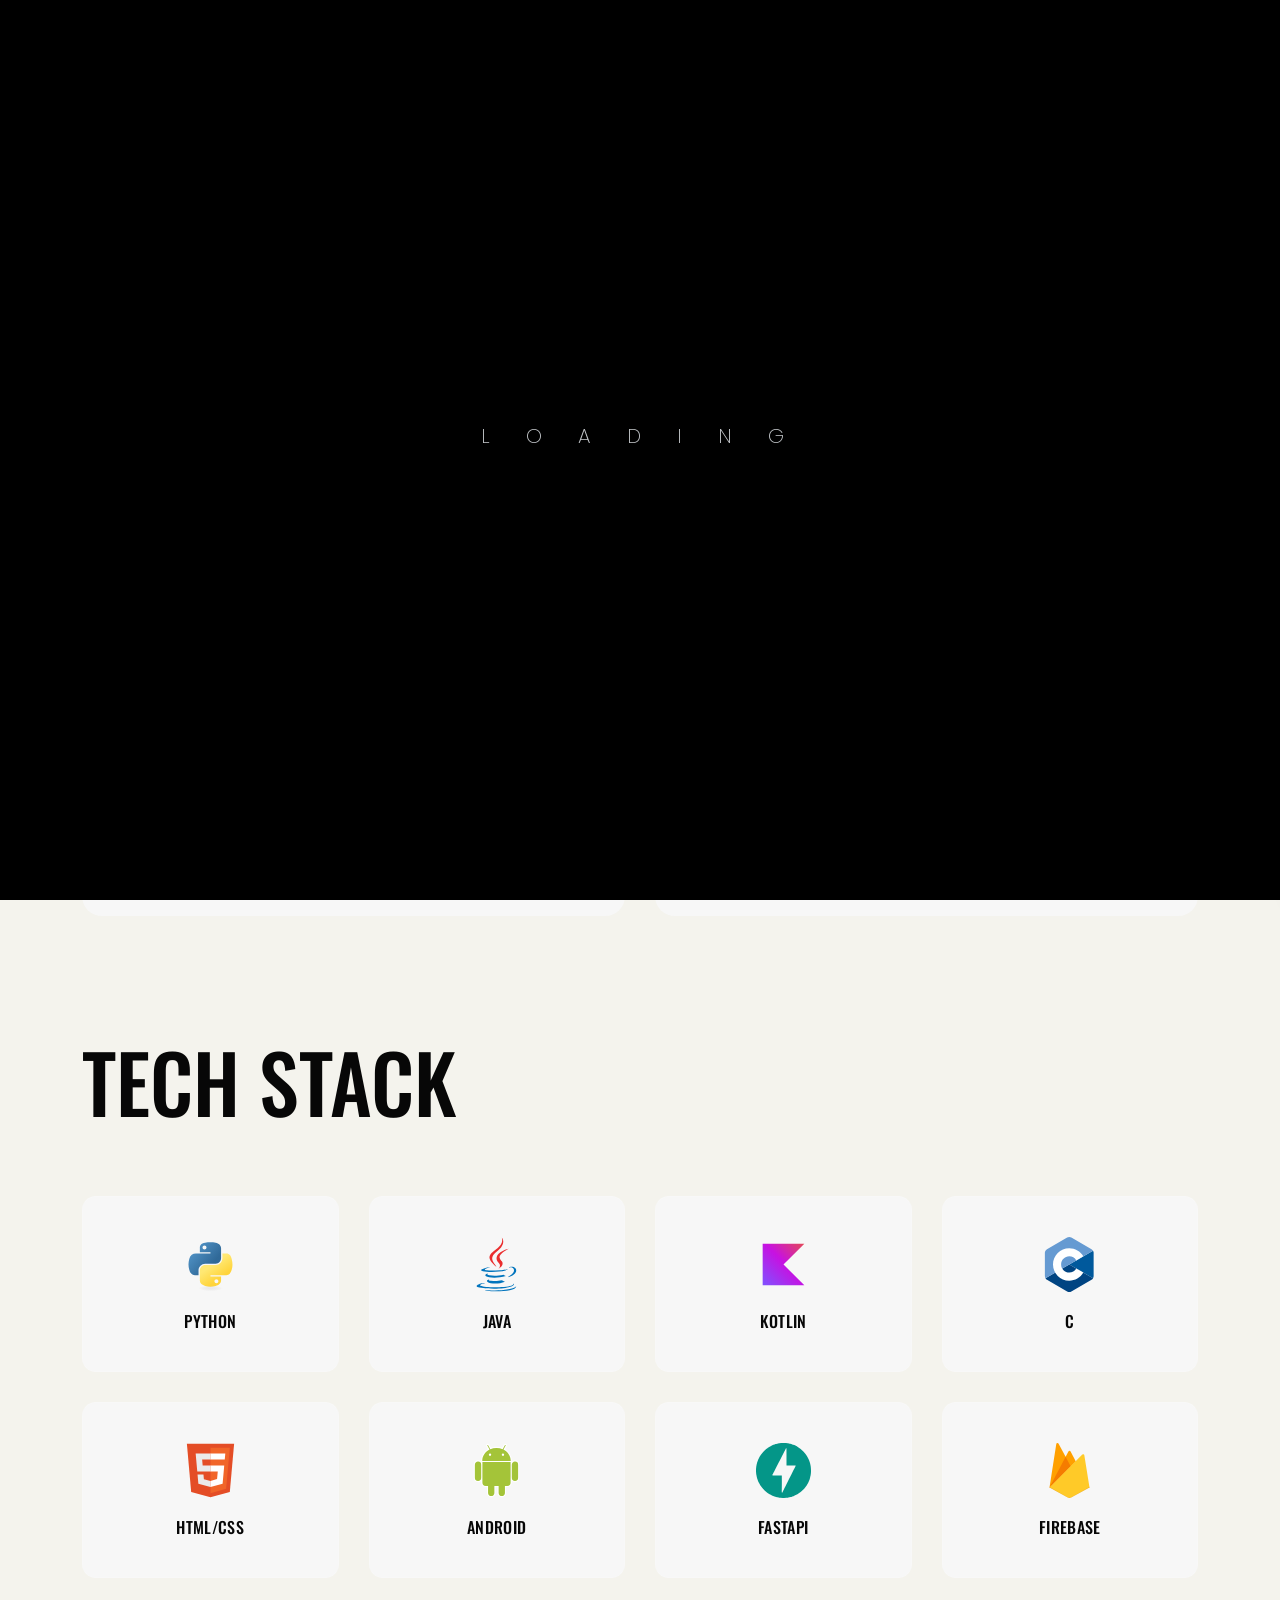
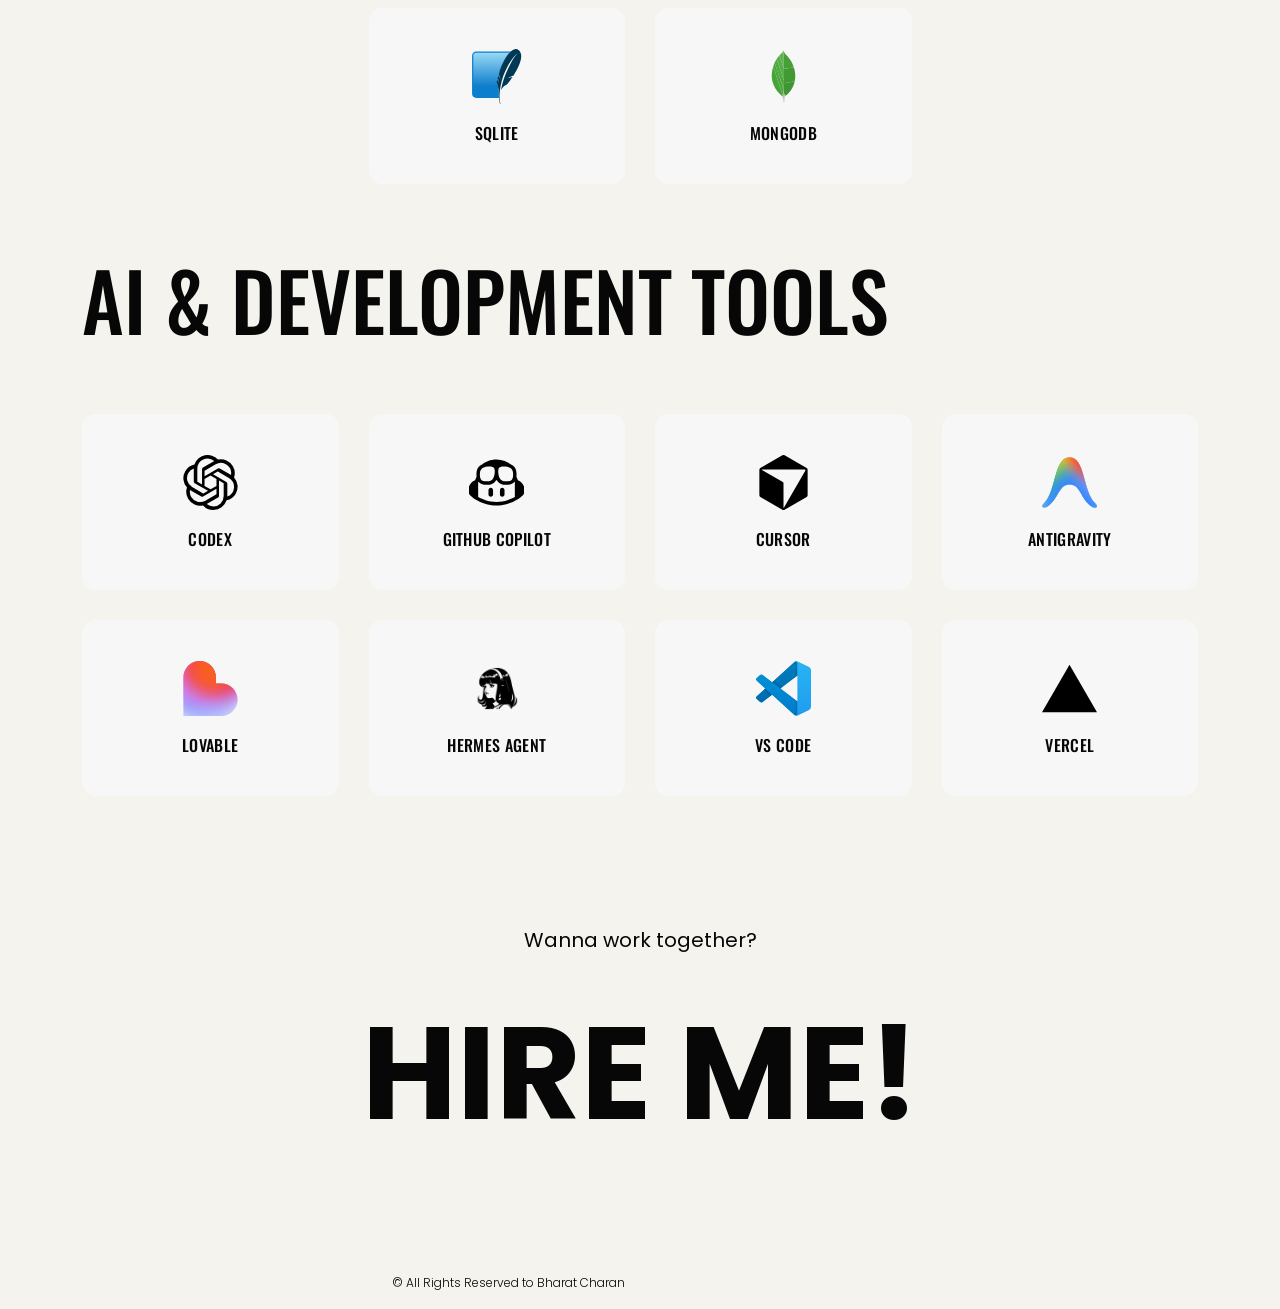
<file: about.html>
<!DOCTYPE html>
<html lang="en">

<head>
    <!-- META -->
    <meta charset="utf-8">
    <meta http-equiv="X-UA-Compatible" content="IE=edge">
    <meta name="viewport" content="width=device-width, initial-scale=1">
    <meta name="description" content="Bharat Charan, B.Tech Cyber Security student and hackathon builder">
    <meta name="keywords" content="">
    <meta name="author" content="Bharat Charan">
    <!-- PAGE TITLE -->
    <title>Bharat Charan</title>
    <link rel="icon" type="image/svg+xml" href="assets/images/favicon.svg">
    <!-- ALL GOOGLE FONTS -->
    <link rel="preconnect" href="https://fonts.googleapis.com">
    <link rel="preconnect" href="https://fonts.gstatic.com" crossorigin>
    <link href="https://fonts.googleapis.com/css2?family=Oswald:wght@200..700&family=Poppins:ital,wght@0,100;0,200;0,300;0,400;0,500;0,600;0,700;0,800;0,900;1,100;1,200;1,300;1,400;1,500;1,600;1,700;1,800;1,900&display=swap" rel="stylesheet">
    <!-- BOOTSTRAP CSS -->
    <link rel="stylesheet" href="assets/css/bootstrap.min.css" />
    <!-- FONT AWESOME CSS -->
    <link rel="stylesheet" href="assets/css/font-awesome-pro.css" />
    <!-- FONT AWESOME CSS -->
    <link rel="stylesheet" href="assets/fonts/remixicon.css" />
    <!-- MAGNIFIC CSS -->
    <link rel="stylesheet" href="assets/css/magnific-popup.css">
    <!-- NICE SELECT CSS -->
    <link rel="stylesheet" href="assets/css/nice-select.min.css" />
    <!-- ANIMATE CSS -->
    <link rel="stylesheet" href="assets/css/animate.min.css" />
    <!-- MOBILE MENU CSS -->
    <link rel="stylesheet" href="assets/css/mobilemenu.css" />
    <!-- SLICK CSS -->
    <link rel="stylesheet" href="assets/css/slick.min.css" />
    <!-- SPACING CSS -->
    <link rel="stylesheet" href="assets/css/spacing.css" />
    <!-- MAIN STYLE CSS -->
    <link rel="stylesheet" href="assets/css/style.css" />
    <!-- RESPONSIVE CSS -->
    <link rel="stylesheet" href="assets/css/responsive.css">
    <!-- CUSTOM OVERRIDES -->
    <link rel="stylesheet" href="assets/css/bharat-custom.css">
    <!-- HTML5 shim and Respond.js IE8 support of HTML5 elements and media queries -->
    <!-- WARNING: Respond.js doesn't work if you view the page via file:// -->
    <!--[if lt IE 9]>
      <script src="https://oss.maxcdn.com/html5shiv/3.7.2/html5shiv.min.js"></script>
      <script src="https://oss.maxcdn.com/respond/1.4.2/respond.min.js"></script>
    <![endif]-->
</head>

<body>
    <!-- START PRELOADER AREA-->
    <div class="preloader">
        <svg viewbox="0 0 1000 1000" preserveaspectratio="none">
            <path id="preloaderSvg" d="M0,1005S175,995,500,995s500,5,500,5V0H0Z"></path>
        </svg>
        <div class="preloader-heading">
            <div class="load-text">
                <span>L</span>
                <span>o</span>
                <span>a</span>
                <span>d</span>
                <span>i</span>
                <span>n</span>
                <span>g</span>
            </div>
        </div>
    </div>
    <!-- END PRELOADER AREA -->
    <!-- START SCROOL UP DESIGN AREA -->
    <div class="progress-wrap cursor-pointer">
        <i class="ri-arrow-up-s-line"></i>
        <svg class="progress-circle svg-content" width="100%" height="100%" viewBox="-1 -1 102 102">
            <path d="M50,1 a49,49 0 0,1 0,98 a49,49 0 0,1 0,-98" />
        </svg>
    </div>
    <!-- / END SCROOL UP DESIGN AREA -->
    <!-- START MAGIC CURSOR AND BALL AREA-->
    <div id="magic-cursor">
        <div id="ball"></div>
    </div>
    <!-- / END MAGIC CURSOR AND BALL AREA-->
    <!-- START MENU DESIGN AREA-->
    <header class="main-header">
        <div class="header-upper">
            <div class="container">
                <div class="header-inner">
                    <div class="row align-items-center">
                        <div class="col-xl-3 col-lg-3 col-md-6 col-6 col-sm-4">
                            <div class="logo-area">
                                <div class="logo">
                                    <a href="index.html"><img src="assets/images/logo.png" alt="Bharat" style="height: 35px; width: auto; max-width: 100%; display: block;"></a>
                                </div>
                            </div>
                        </div>
                        <div class="col-xl-9 col-lg-9 col-md-6 col-6 col-sm-8">
                            <div class="main-menu">
                                <nav id="mobile-menu">
                                    <ul>
                                        <li style="color: black;">Learn fast. Build faster.</li>
                                        <li><a href="index.html" class="linkstyle">Home</a></li>
                                    </ul>
                                </nav>
                            </div>
                            <div class="side-menu-icon d-lg-none text-end">
                                <a href="javascript:void(0)" class="info-toggle-btn f-right sidebar-toggle-btn"><i class="fal fa-bars"></i></a>
                            </div>
                        </div>
                    </div>
                </div>
            </div>
        </div>
    </header>
    <!-- // END MENU DESIGN AREA-->
    <!-- START MOBILE MENU DESIGN AREA-->
    <div class="sidebar__area">
        <div class="sidebar__wrapper">
            <div class="sidebar__close">
                <button class="sidebar__close-btn" id="sidebar__close-btn">
                    <i class="fal fa-times"></i>
                </button>
            </div>
            <div class="sidebar__content mt-50 mb-20">
                <div class="mobile-menu fix"></div>
            </div>
        </div>
    </div>
    <div class="body-overlay"></div>
    <!-- // END MOBILE MENU DESIGN AREA-->
    <!-- START SINGLE PAGE DESIGN AREA -->
    <section class="single-page-hero-area">
        <div class="container">
            <div class="row align-items-center">
                <div class="col-lg-12">
                    <h2>About Me</h2>
                </div>
            </div>
        </div>
    </section>
    <!-- // END SINGLE PAGE DESIGN AREA -->
    <!-- START RESUME EXPERIENCE DESIGN AREA -->
    <div class="resume-area no-padding" id="resume">
        <div class="container">
            <div class="row">
                <div class="col-xl-6 col-md-6">
                    <div class="resume-wrapper wow fadeInUp delay-0-2s">
                        <!-- START SINGLE EXPERIENCE DESIGN AREA -->
                        <div class="resume-box">
                            <span class="resume-date">2025 &ndash; Present</span>
                            <h2>B.Tech in Computer Science &amp; Engineering (Cyber Security)</h2>
                            <span>@ Narsimha Reddy Engineering College</span>
                            <p>Pursuing B.Tech in Computer Science and Engineering (Cyber Security) at NRCM, Hyderabad, with a CGPA of 9.47. I spend my time building apps, entering hackathons and learning cyber security and AI/ML.</p>
                        </div>
                        <!-- / END SINGLE EXPERIENCE DESIGN AREA -->
                    </div>
                </div>
                <div class="col-xl-6 col-md-6">
                    <div class="resume-wrapper wow fadeInUp delay-0-4s">
                        <!-- START SINGLE EDUCATION DESIGN AREA -->
                        <div class="resume-box">
                            <span class="resume-date">2023 &ndash; 2025</span>
                            <h2>Intermediate</h2>
                            <span>@ Sri Chaitanya College of Education</span>
                            <p>Completed Intermediate in Mathematics, Physics and Chemistry with 97.2%, under the Telangana State Board.</p>
                        </div>
                        <!-- / END SINGLE EDUCATION DESIGN AREA -->
                    </div>
                </div>
            </div>
        </div>
    </div>
    <!-- / END RESUME EXPERIENCE DESIGN AREA -->
    <!-- START SKILL DESIGN AREA -->
    <section id="skills" class="skill-area">
        <div class="container">
            <div class="container-inner">
                <div class="row">
                    <div class="col-xl-12 col-lg-12">
                        <div class="section-title section-black-title mb-40 wow fadeInUp delay-0-2s">
                            <h2>Tech Stack</h2>
                        </div>
                    </div>
                </div>
                <div class="row">
                    <div class="col-lg-12">
                        <div class="skill-items-wrap">
                            <div class="row justify-content-center">
                                <div class="col-xl-3 col-lg-3 col-md-6 col-6">
                                    <div class="skill-item wow fadeInUp delay-0-2s">
                                        <img src="assets/images/skills/python.svg" alt="Python" />
                                        <h5>Python</h5>
                                    </div>
                                </div>
                                <div class="col-xl-3 col-lg-3 col-md-6 col-6">
                                    <div class="skill-item wow fadeInUp delay-0-3s">
                                        <img src="assets/images/skills/java.svg" alt="Java" />
                                        <h5>Java</h5>
                                    </div>
                                </div>
                                <div class="col-xl-3 col-lg-3 col-md-6 col-6">
                                    <div class="skill-item wow fadeInUp delay-0-4s">
                                        <img src="assets/images/skills/kotlin.svg" alt="Kotlin" />
                                        <h5>Kotlin</h5>
                                    </div>
                                </div>
                                <div class="col-xl-3 col-lg-3 col-md-6 col-6">
                                    <div class="skill-item wow fadeInUp delay-0-5s">
                                        <img src="assets/images/skills/c.svg" alt="C" />
                                        <h5>C</h5>
                                    </div>
                                </div>
                                <div class="col-xl-3 col-lg-3 col-md-6 col-6">
                                    <div class="skill-item wow fadeInUp delay-0-2s">
                                        <img src="assets/images/skills/html5.svg" alt="HTML/CSS" />
                                        <h5>HTML/CSS</h5>
                                    </div>
                                </div>
                                <div class="col-xl-3 col-lg-3 col-md-6 col-6">
                                    <div class="skill-item wow fadeInUp delay-0-3s">
                                        <img src="assets/images/skills/android.svg" alt="Android" />
                                        <h5>Android</h5>
                                    </div>
                                </div>
                                <div class="col-xl-3 col-lg-3 col-md-6 col-6">
                                    <div class="skill-item wow fadeInUp delay-0-4s">
                                        <img src="assets/images/skills/fastapi.svg" alt="FastAPI" />
                                        <h5>FastAPI</h5>
                                    </div>
                                </div>
                                <div class="col-xl-3 col-lg-3 col-md-6 col-6">
                                    <div class="skill-item wow fadeInUp delay-0-5s">
                                        <img src="assets/images/skills/firebase.svg" alt="Firebase" />
                                        <h5>Firebase</h5>
                                    </div>
                                </div>
                                <div class="col-xl-3 col-lg-3 col-md-6 col-6">
                                    <div class="skill-item wow fadeInUp delay-0-2s">
                                        <img src="assets/images/skills/sqlite.svg" alt="SQLite" />
                                        <h5>SQLite</h5>
                                    </div>
                                </div>
                                <div class="col-xl-3 col-lg-3 col-md-6 col-6">
                                    <div class="skill-item wow fadeInUp delay-0-3s">
                                        <img src="assets/images/skills/mongodb.svg" alt="MongoDB" />
                                        <h5>MongoDB</h5>
                                    </div>
                                </div>
                            </div>
                        </div>
                    </div>
                </div>

                <!-- START AI & DEVELOPMENT TOOLS DESIGN AREA -->
                <div class="row pt-40">
                    <div class="col-xl-12 col-lg-12">
                        <div class="section-title section-black-title mb-40 wow fadeInUp delay-0-2s">
                            <h2>AI &amp; Development Tools</h2>
                        </div>
                    </div>
                </div>
                <div class="row">
                    <div class="col-lg-12">
                        <div class="skill-items-wrap">
                            <div class="row">
                                <div class="col-xl-3 col-lg-3 col-md-6 col-6">
                                    <div class="skill-item wow fadeInUp delay-0-2s">
                                        <img src="assets/images/skills/openai.svg" alt="Codex" />
                                        <h5>Codex</h5>
                                    </div>
                                </div>
                                <div class="col-xl-3 col-lg-3 col-md-6 col-6">
                                    <div class="skill-item wow fadeInUp delay-0-3s">
                                        <img src="assets/images/skills/copilot.svg" alt="GitHub Copilot" />
                                        <h5>GitHub Copilot</h5>
                                    </div>
                                </div>
                                <div class="col-xl-3 col-lg-3 col-md-6 col-6">
                                    <div class="skill-item wow fadeInUp delay-0-4s">
                                        <img src="assets/images/skills/cursor.svg" alt="Cursor" />
                                        <h5>Cursor</h5>
                                    </div>
                                </div>
                                <div class="col-xl-3 col-lg-3 col-md-6 col-6">
                                    <div class="skill-item wow fadeInUp delay-0-5s">
                                        <img src="assets/images/skills/antigravity.svg" alt="Antigravity" />
                                        <h5>Antigravity</h5>
                                    </div>
                                </div>
                                <div class="col-xl-3 col-lg-3 col-md-6 col-6">
                                    <div class="skill-item wow fadeInUp delay-0-2s">
                                        <img src="assets/images/skills/lovable.svg" alt="Lovable" />
                                        <h5>Lovable</h5>
                                    </div>
                                </div>
                                <div class="col-xl-3 col-lg-3 col-md-6 col-6">
                                    <div class="skill-item wow fadeInUp delay-0-3s">
                                        <img src="assets/images/skills/hermes.png" alt="Hermes Agent" />
                                        <h5>Hermes Agent</h5>
                                    </div>
                                </div>
                                <div class="col-xl-3 col-lg-3 col-md-6 col-6">
                                    <div class="skill-item wow fadeInUp delay-0-4s">
                                        <img src="assets/images/skills/vscode.svg" alt="VS Code" />
                                        <h5>VS Code</h5>
                                    </div>
                                </div>
                                <div class="col-xl-3 col-lg-3 col-md-6 col-6">
                                    <div class="skill-item wow fadeInUp delay-0-5s">
                                        <img src="assets/images/skills/vercel.svg" alt="Vercel" />
                                        <h5>Vercel</h5>
                                    </div>
                                </div>
                            </div>
                        </div>
                    </div>
                </div>
                <!-- / END AI & DEVELOPMENT TOOLS DESIGN AREA -->
            </div>
        </div>
    </section>
    <!-- / END SKILL DESIGN AREA -->
    <!-- START FOOTER DESIGN AREA -->
    <footer class="main-footer">
        <div class="container">
            <div class="row">
                <div class="col-lg-12">
                    <div class="footer-top">
                        <p> Wanna work together?</p>
                        <h2><a href="mailto:bharat24082007@gmail.com">Hire ME!</a></h2>
                    </div>
                </div>
            </div>
            <div class="row">
                <div class="col-lg-6 col-sm-6">
                    <p class="copy-right-text">&copy; All Rights Reserved to Bharat Charan</p>
                </div>
            </div>
        </div>
    </footer>
    <!-- / END FOOTER DESIGN AREA -->
    <!-- JQUERY JS -->
    <script src="assets/js/jquery-3.6.0.min.js"></script>
    <!-- BOOTSTRAP JS-->
    <script src="assets/js/bootstrap.min.js"></script>
    <!-- APPEAR JS -->
    <script src="assets/js/appear.min.js"></script>
    <!-- MAGNIFICANT JS -->
    <script src="assets/js/jquery.magnific-popup.min.js"></script>
    <!-- MOBILE MENU JS-->
    <script src="assets/js/mobilemenu.js"></script>
    <!-- GSAP AND LOCOMOTIV JS-->
    <script src="assets/js/gsap.min.js"></script>
    <script src="assets/js/ScrollTrigger.min.js"></script>
    <script src="assets/js/lenis.js"></script>
    <!-- SLICK JS-->
    <script src="assets/js/slick.min.js"></script>
    <!-- NICE SELECT JS-->
    <script src="assets/js/jquery.nice-select.min.js"></script>
    <!-- IMAGE LOADER JS-->
    <script src="assets/js/imagesloaded.pkgd.min.js"></script>
    <!-- ISOTOPE JS-->
    <script src="assets/js/isotope.pkgd.min.js"></script>
    <!--  WOW ANIMATION JS-->
    <script src="assets/js/wow.min.js"></script>
    <!-- SCRIPT JS-->
    <script src="assets/js/script.js"></script>
</body>

</html>
</file>
<file: assets/css/spacing.css>
/*
* ----------------------------------------------------------------------------------------
Author       : Tanvir Hossain
Template Name: Nino - Premium Portfolio Template
Version      : 1.0                                          
* ----------------------------------------------------------------------------------------
*/
/*
* ----------------------------------------------------------------------------------------
*PADDING MARGIN
* ----------------------------------------------------------------------------------------
*/
.p-5 {
    padding: 5px !important;
}

.p-10 {
    padding: 10px;
}

.p-15 {
    padding: 15px;
}

.p-20 {
    padding: 20px;
}

.p-25 {
    padding: 25px;
}

.p-30 {
    padding: 30px;
}

.p-35 {
    padding: 35px;
}

.p-40 {
    padding: 40px;
}

.p-45 {
    padding: 45px;
}

.p-50 {
    padding: 50px;
}

.p-55 {
    padding: 55px;
}

.p-60 {
    padding: 60px;
}

.p-65 {
    padding: 65px;
}

.p-70 {
    padding: 70px;
}

.p-75 {
    padding: 75px;
}

.p-80 {
    padding: 80px;
}

.p-85 {
    padding: 85px;
}

.p-90 {
    padding: 90px;
}

.p-95 {
    padding: 95px;
}

.p-100 {
    padding: 100px;
}

.p-105 {
    padding: 105px;
}

.p-110 {
    padding: 110px;
}

.p-115 {
    padding: 115px;
}

.p-120 {
    padding: 120px;
}

.p-125 {
    padding: 125px;
}

.p-130 {
    padding: 130px;
}

.p-135 {
    padding: 135px;
}

.p-140 {
    padding: 140px;
}

.p-145 {
    padding: 145px;
}

.p-150 {
    padding: 150px;
}

.p-155 {
    padding: 155px;
}

.p-160 {
    padding: 160px;
}

.p-165 {
    padding: 165px;
}

.p-170 {
    padding: 170px;
}

.p-175 {
    padding: 175px;
}

.p-180 {
    padding: 180px;
}

.p-185 {
    padding: 185px;
}

.p-190 {
    padding: 190px;
}

.p-195 {
    padding: 195px;
}

.p-200 {
    padding: 200px;
}

.p-205 {
    padding: 205px;
}

.p-210 {
    padding: 210px;
}

.p-215 {
    padding: 215px;
}

.p-220 {
    padding: 220px;
}

.p-225 {
    padding: 225px;
}

.p-230 {
    padding: 230px;
}

.p-235 {
    padding: 235px;
}

.p-240 {
    padding: 240px;
}

.p-245 {
    padding: 245px;
}

.p-250 {
    padding: 250px;
}

/* Padding Top */
.pt-5,
.py-5 {
    padding-top: 5px !important;
}

.pt-10,
.py-10 {
    padding-top: 10px;
}

.pt-15,
.py-15 {
    padding-top: 15px;
}

.pt-20,
.py-20 {
    padding-top: 20px;
}

.pt-25,
.py-25 {
    padding-top: 25px;
}

.pt-30,
.py-30 {
    padding-top: 30px;
}

.pt-35,
.py-35 {
    padding-top: 35px;
}

.pt-40,
.py-40 {
    padding-top: 40px;
}

.pt-45,
.py-45 {
    padding-top: 45px;
}

.pt-50,
.py-50 {
    padding-top: 50px;
}

.pt-55,
.py-55 {
    padding-top: 55px;
}

.pt-60,
.py-60 {
    padding-top: 60px;
}

.pt-65,
.py-65 {
    padding-top: 65px;
}

.pt-70,
.py-70 {
    padding-top: 70px;
}

.pt-75,
.py-75 {
    padding-top: 75px;
}

.pt-80,
.py-80 {
    padding-top: 80px;
}

.pt-85,
.py-85 {
    padding-top: 85px;
}

.pt-90,
.py-90 {
    padding-top: 90px;
}

.pt-95,
.py-95 {
    padding-top: 95px;
}

.pt-100,
.py-100 {
    padding-top: 100px;
}

.pt-105,
.py-105 {
    padding-top: 105px;
}

.pt-110,
.py-110 {
    padding-top: 110px;
}

.pt-115,
.py-115 {
    padding-top: 115px;
}

.pt-120,
.py-120 {
    padding-top: 120px;
}

.pt-125,
.py-125 {
    padding-top: 125px;
}

.pt-130,
.py-130 {
    padding-top: 130px;
}

.pt-135,
.py-135 {
    padding-top: 135px;
}

.pt-140,
.py-140 {
    padding-top: 140px;
}

.pt-145,
.py-145 {
    padding-top: 145px;
}

.pt-150,
.py-150 {
    padding-top: 150px;
}

.pt-155,
.py-155 {
    padding-top: 155px;
}

.pt-160,
.py-160 {
    padding-top: 160px;
}

.pt-165,
.py-165 {
    padding-top: 165px;
}

.pt-170,
.py-170 {
    padding-top: 170px;
}

.pt-175,
.py-175 {
    padding-top: 175px;
}

.pt-180,
.py-180 {
    padding-top: 180px;
}

.pt-185,
.py-185 {
    padding-top: 185px;
}

.pt-190,
.py-190 {
    padding-top: 190px;
}

.pt-195,
.py-195 {
    padding-top: 195px;
}

.pt-200,
.py-200 {
    padding-top: 200px;
}

.pt-205,
.py-205 {
    padding-top: 205px;
}

.pt-210,
.py-210 {
    padding-top: 210px;
}

.pt-215,
.py-215 {
    padding-top: 215px;
}

.pt-220,
.py-220 {
    padding-top: 220px;
}

.pt-225,
.py-225 {
    padding-top: 225px;
}

.pt-230,
.py-230 {
    padding-top: 230px;
}

.pt-235,
.py-235 {
    padding-top: 235px;
}

.pt-240,
.py-240 {
    padding-top: 240px;
}

.pt-245,
.py-245 {
    padding-top: 245px;
}

.pt-250,
.py-250 {
    padding-top: 250px;
}

/* Padding Bottom */
.pb-5,
.py-5 {
    padding-bottom: 5px !important;
}

.pb-10,
.py-10 {
    padding-bottom: 10px;
}

.pb-15,
.py-15 {
    padding-bottom: 15px;
}

.pb-20,
.py-20 {
    padding-bottom: 20px;
}

.pb-25,
.py-25 {
    padding-bottom: 25px;
}

.pb-30,
.py-30 {
    padding-bottom: 30px;
}

.pb-35,
.py-35 {
    padding-bottom: 35px;
}

.pb-40,
.py-40 {
    padding-bottom: 40px;
}

.pb-45,
.py-45 {
    padding-bottom: 45px;
}

.pb-50,
.py-50 {
    padding-bottom: 50px;
}

.pb-55,
.py-55 {
    padding-bottom: 55px;
}

.pb-60,
.py-60 {
    padding-bottom: 60px;
}

.pb-65,
.py-65 {
    padding-bottom: 65px;
}

.pb-70,
.py-70 {
    padding-bottom: 70px;
}

.pb-75,
.py-75 {
    padding-bottom: 75px;
}

.pb-80,
.py-80 {
    padding-bottom: 80px;
}

.pb-85,
.py-85 {
    padding-bottom: 85px;
}

.pb-90,
.py-90 {
    padding-bottom: 90px;
}

.pb-95,
.py-95 {
    padding-bottom: 95px;
}

.pb-100,
.py-100 {
    padding-bottom: 100px;
}

.pb-105,
.py-105 {
    padding-bottom: 105px;
}

.pb-110,
.py-110 {
    padding-bottom: 110px;
}

.pb-115,
.py-115 {
    padding-bottom: 115px;
}

.pb-120,
.py-120 {
    padding-bottom: 120px;
}

.pb-125,
.py-125 {
    padding-bottom: 125px;
}

.pb-130,
.py-130 {
    padding-bottom: 130px;
}

.pb-135,
.py-135 {
    padding-bottom: 135px;
}

.pb-140,
.py-140 {
    padding-bottom: 140px;
}

.pb-145,
.py-145 {
    padding-bottom: 145px;
}

.pb-150,
.py-150 {
    padding-bottom: 150px;
}

.pb-155,
.py-155 {
    padding-bottom: 155px;
}

.pb-160,
.py-160 {
    padding-bottom: 160px;
}

.pb-165,
.py-165 {
    padding-bottom: 165px;
}

.pb-170,
.py-170 {
    padding-bottom: 170px;
}

.pb-175,
.py-175 {
    padding-bottom: 175px;
}

.pb-180,
.py-180 {
    padding-bottom: 180px;
}

.pb-185,
.py-185 {
    padding-bottom: 185px;
}

.pb-190,
.py-190 {
    padding-bottom: 190px;
}

.pb-195,
.py-195 {
    padding-bottom: 195px;
}

.pb-200,
.py-200 {
    padding-bottom: 200px;
}

.pb-205,
.py-205 {
    padding-bottom: 205px;
}

.pb-210,
.py-210 {
    padding-bottom: 210px;
}

.pb-215,
.py-215 {
    padding-bottom: 215px;
}

.pb-220,
.py-220 {
    padding-bottom: 220px;
}

.pb-225,
.py-225 {
    padding-bottom: 225px;
}

.pb-230,
.py-230 {
    padding-bottom: 230px;
}

.pb-235,
.py-235 {
    padding-bottom: 235px;
}

.pb-240,
.py-240 {
    padding-bottom: 240px;
}

.pb-245,
.py-245 {
    padding-bottom: 245px;
}

.pb-250,
.py-250 {
    padding-bottom: 250px;
}

/* Margin Around */
.m-5 {
    margin: 5px !important;
}

.m-10 {
    margin: 10px;
}

.m-15 {
    margin: 15px;
}

.m-20 {
    margin: 20px;
}

.m-25 {
    margin: 25px;
}

.m-30 {
    margin: 30px;
}

.m-35 {
    margin: 35px;
}

.m-40 {
    margin: 40px;
}

.m-45 {
    margin: 45px;
}

.m-50 {
    margin: 50px;
}

.m-55 {
    margin: 55px;
}

.m-60 {
    margin: 60px;
}

.m-65 {
    margin: 65px;
}

.m-70 {
    margin: 70px;
}

.m-75 {
    margin: 75px;
}

.m-80 {
    margin: 80px;
}

.m-85 {
    margin: 85px;
}

.m-90 {
    margin: 90px;
}

.m-95 {
    margin: 95px;
}

.m-100 {
    margin: 100px;
}

.m-105 {
    margin: 105px;
}

.m-110 {
    margin: 110px;
}

.m-115 {
    margin: 115px;
}

.m-120 {
    margin: 120px;
}

.m-125 {
    margin: 125px;
}

.m-130 {
    margin: 130px;
}

.m-135 {
    margin: 135px;
}

.m-140 {
    margin: 140px;
}

.m-145 {
    margin: 145px;
}

.m-150 {
    margin: 150px;
}

.m-155 {
    margin: 155px;
}

.m-160 {
    margin: 160px;
}

.m-165 {
    margin: 165px;
}

.m-170 {
    margin: 170px;
}

.m-175 {
    margin: 175px;
}

.m-180 {
    margin: 180px;
}

.m-185 {
    margin: 185px;
}

.m-190 {
    margin: 190px;
}

.m-195 {
    margin: 195px;
}

.m-200 {
    margin: 200px;
}

.m-205 {
    margin: 205px;
}

.m-210 {
    margin: 210px;
}

.m-215 {
    margin: 215px;
}

.m-220 {
    margin: 220px;
}

.m-225 {
    margin: 225px;
}

.m-230 {
    margin: 230px;
}

.m-235 {
    margin: 235px;
}

.m-240 {
    margin: 240px;
}

.m-245 {
    margin: 245px;
}

.m-250 {
    margin: 250px;
}

/* Margin Top */
.mt-5,
.my-5 {
    margin-top: 5px !important;
}

.mt-10,
.my-10 {
    margin-top: 10px;
}

.mt-15,
.my-15 {
    margin-top: 15px;
}

.mt-20,
.my-20 {
    margin-top: 20px;
}

.mt-25,
.my-25 {
    margin-top: 25px;
}

.mt-30,
.my-30 {
    margin-top: 30px;
}

.mt-35,
.my-35 {
    margin-top: 35px;
}

.mt-40,
.my-40 {
    margin-top: 40px;
}

.mt-45,
.my-45 {
    margin-top: 45px;
}

.mt-50,
.my-50 {
    margin-top: 50px;
}

.mt-55,
.my-55 {
    margin-top: 55px;
}

.mt-60,
.my-60 {
    margin-top: 60px;
}

.mt-65,
.my-65 {
    margin-top: 65px;
}

.mt-70,
.my-70 {
    margin-top: 70px;
}

.mt-75,
.my-75 {
    margin-top: 75px;
}

.mt-80,
.my-80 {
    margin-top: 80px;
}

.mt-85,
.my-85 {
    margin-top: 85px;
}

.mt-90,
.my-90 {
    margin-top: 90px;
}

.mt-95,
.my-95 {
    margin-top: 95px;
}

.mt-100,
.my-100 {
    margin-top: 100px;
}

.mt-105,
.my-105 {
    margin-top: 105px;
}

.mt-110,
.my-110 {
    margin-top: 110px;
}

.mt-115,
.my-115 {
    margin-top: 115px;
}

.mt-120,
.my-120 {
    margin-top: 120px;
}

.mt-125,
.my-125 {
    margin-top: 125px;
}

.mt-130,
.my-130 {
    margin-top: 130px;
}

.mt-135,
.my-135 {
    margin-top: 135px;
}

.mt-140,
.my-140 {
    margin-top: 140px;
}

.mt-145,
.my-145 {
    margin-top: 145px;
}

.mt-150,
.my-150 {
    margin-top: 150px;
}

.mt-155,
.my-155 {
    margin-top: 155px;
}

.mt-160,
.my-160 {
    margin-top: 160px;
}

.mt-165,
.my-165 {
    margin-top: 165px;
}

.mt-170,
.my-170 {
    margin-top: 170px;
}

.mt-175,
.my-175 {
    margin-top: 175px;
}

.mt-180,
.my-180 {
    margin-top: 180px;
}

.mt-185,
.my-185 {
    margin-top: 185px;
}

.mt-190,
.my-190 {
    margin-top: 190px;
}

.mt-195,
.my-195 {
    margin-top: 195px;
}

.mt-200,
.my-200 {
    margin-top: 200px;
}

.mt-205,
.my-205 {
    margin-top: 205px;
}

.mt-210,
.my-210 {
    margin-top: 210px;
}

.mt-215,
.my-215 {
    margin-top: 215px;
}

.mt-220,
.my-220 {
    margin-top: 220px;
}

.mt-225,
.my-225 {
    margin-top: 225px;
}

.mt-230,
.my-230 {
    margin-top: 230px;
}

.mt-235,
.my-235 {
    margin-top: 235px;
}

.mt-240,
.my-240 {
    margin-top: 240px;
}

.mt-245,
.my-245 {
    margin-top: 245px;
}

.mt-250,
.my-250 {
    margin-top: 250px;
}

/* Margin Bottom */
.mb-5,
.my-5 {
    margin-bottom: 5px !important;
}

.mb-10,
.my-10 {
    margin-bottom: 10px;
}

.mb-15,
.my-15 {
    margin-bottom: 15px;
}

.mb-20,
.my-20 {
    margin-bottom: 20px;
}

.mb-25,
.my-25 {
    margin-bottom: 25px;
}

.mb-30,
.my-30 {
    margin-bottom: 30px;
}

.mb-35,
.my-35 {
    margin-bottom: 35px;
}

.mb-40,
.my-40 {
    margin-bottom: 40px;
}

.mb-45,
.my-45 {
    margin-bottom: 45px;
}

.mb-50,
.my-50 {
    margin-bottom: 50px;
}

.mb-55,
.my-55 {
    margin-bottom: 55px;
}

.mb-60,
.my-60 {
    margin-bottom: 60px;
}

.mb-65,
.my-65 {
    margin-bottom: 65px;
}

.mb-70,
.my-70 {
    margin-bottom: 70px;
}

.mb-75,
.my-75 {
    margin-bottom: 75px;
}

.mb-80,
.my-80 {
    margin-bottom: 80px;
}

.mb-85,
.my-85 {
    margin-bottom: 85px;
}

.mb-90,
.my-90 {
    margin-bottom: 90px;
}

.mb-95,
.my-95 {
    margin-bottom: 95px;
}

.mb-100,
.my-100 {
    margin-bottom: 100px;
}

.mb-105,
.my-105 {
    margin-bottom: 105px;
}

.mb-110,
.my-110 {
    margin-bottom: 110px;
}

.mb-115,
.my-115 {
    margin-bottom: 115px;
}

.mb-120,
.my-120 {
    margin-bottom: 120px;
}

.mb-125,
.my-125 {
    margin-bottom: 125px;
}

.mb-130,
.my-130 {
    margin-bottom: 130px;
}

.mb-135,
.my-135 {
    margin-bottom: 135px;
}

.mb-140,
.my-140 {
    margin-bottom: 140px;
}

.mb-145,
.my-145 {
    margin-bottom: 145px;
}

.mb-150,
.my-150 {
    margin-bottom: 150px;
}

.mb-155,
.my-155 {
    margin-bottom: 155px;
}

.mb-160,
.my-160 {
    margin-bottom: 160px;
}

.mb-165,
.my-165 {
    margin-bottom: 165px;
}

.mb-170,
.my-170 {
    margin-bottom: 170px;
}

.mb-175,
.my-175 {
    margin-bottom: 175px;
}

.mb-180,
.my-180 {
    margin-bottom: 180px;
}

.mb-185,
.my-185 {
    margin-bottom: 185px;
}

.mb-190,
.my-190 {
    margin-bottom: 190px;
}

.mb-195,
.my-195 {
    margin-bottom: 195px;
}

.mb-200,
.my-200 {
    margin-bottom: 200px;
}

.mb-205,
.my-205 {
    margin-bottom: 205px;
}

.mb-210,
.my-210 {
    margin-bottom: 210px;
}

.mb-215,
.my-215 {
    margin-bottom: 215px;
}

.mb-220,
.my-220 {
    margin-bottom: 220px;
}

.mb-225,
.my-225 {
    margin-bottom: 225px;
}

.mb-230,
.my-230 {
    margin-bottom: 230px;
}

.mb-235,
.my-235 {
    margin-bottom: 235px;
}

.mb-240,
.my-240 {
    margin-bottom: 240px;
}

.mb-245,
.my-245 {
    margin-bottom: 245px;
}

.mb-250,
.my-250 {
    margin-bottom: 250px;
}

/* Responsive Padding Margin */
@media only screen and (max-width: 991px) {

    /* Padding Around */
    .rp-0 {
        padding: 0px !important;
    }

    .rp-5 {
        padding: 5px !important;
    }

    .rp-10 {
        padding: 10px;
    }

    .rp-15 {
        padding: 15px;
    }

    .rp-20 {
        padding: 20px;
    }

    .rp-25 {
        padding: 25px;
    }

    .rp-30 {
        padding: 30px;
    }

    .rp-35 {
        padding: 35px;
    }

    .rp-40 {
        padding: 40px;
    }

    .rp-45 {
        padding: 45px;
    }

    .rp-50 {
        padding: 50px;
    }

    .rp-55 {
        padding: 55px;
    }

    .rp-60 {
        padding: 60px;
    }

    .rp-65 {
        padding: 65px;
    }

    .rp-70 {
        padding: 70px;
    }

    .rp-75 {
        padding: 75px;
    }

    .rp-80 {
        padding: 80px;
    }

    .rp-85 {
        padding: 85px;
    }

    .rp-90 {
        padding: 90px;
    }

    .rp-95 {
        padding: 95px;
    }

    .rp-100 {
        padding: 100px;
    }

    .rp-105 {
        padding: 105px;
    }

    .rp-110 {
        padding: 110px;
    }

    .rp-115 {
        padding: 115px;
    }

    .rp-120 {
        padding: 120px;
    }

    .rp-125 {
        padding: 125px;
    }

    .rp-130 {
        padding: 130px;
    }

    .rp-135 {
        padding: 135px;
    }

    .rp-140 {
        padding: 140px;
    }

    .rp-145 {
        padding: 145px;
    }

    .rp-150 {
        padding: 150px;
    }

    /* Padding Top */
    .rpt-0,
    .rpy-0 {
        padding-top: 0px !important;
    }

    .rpt-5,
    .rpy-5 {
        padding-top: 5px !important;
    }

    .rpt-10,
    .rpy-10 {
        padding-top: 10px;
    }

    .rpt-15,
    .rpy-15 {
        padding-top: 15px;
    }

    .rpt-20,
    .rpy-20 {
        padding-top: 20px;
    }

    .rpt-25,
    .rpy-25 {
        padding-top: 25px;
    }

    .rpt-30,
    .rpy-30 {
        padding-top: 30px;
    }

    .rpt-35,
    .rpy-35 {
        padding-top: 35px;
    }

    .rpt-40,
    .rpy-40 {
        padding-top: 40px;
    }

    .rpt-45,
    .rpy-45 {
        padding-top: 45px;
    }

    .rpt-50,
    .rpy-50 {
        padding-top: 50px;
    }

    .rpt-55,
    .rpy-55 {
        padding-top: 55px;
    }

    .rpt-60,
    .rpy-60 {
        padding-top: 60px;
    }

    .rpt-65,
    .rpy-65 {
        padding-top: 65px;
    }

    .rpt-70,
    .rpy-70 {
        padding-top: 70px;
    }

    .rpt-75,
    .rpy-75 {
        padding-top: 75px;
    }

    .rpt-80,
    .rpy-80 {
        padding-top: 80px;
    }

    .rpt-85,
    .rpy-85 {
        padding-top: 85px;
    }

    .rpt-90,
    .rpy-90 {
        padding-top: 90px;
    }

    .rpt-95,
    .rpy-95 {
        padding-top: 95px;
    }

    .rpt-100,
    .rpy-100 {
        padding-top: 100px;
    }

    .rpt-105,
    .rpy-105 {
        padding-top: 105px;
    }

    .rpt-110,
    .rpy-110 {
        padding-top: 110px;
    }

    .rpt-115,
    .rpy-115 {
        padding-top: 115px;
    }

    .rpt-120,
    .rpy-120 {
        padding-top: 120px;
    }

    .rpt-125,
    .rpy-125 {
        padding-top: 125px;
    }

    .rpt-130,
    .rpy-130 {
        padding-top: 130px;
    }

    .rpt-135,
    .rpy-135 {
        padding-top: 135px;
    }

    .rpt-140,
    .rpy-140 {
        padding-top: 140px;
    }

    .rpt-145,
    .rpy-145 {
        padding-top: 145px;
    }

    .rpt-150,
    .rpy-150 {
        padding-top: 150px;
    }

    /* Padding Bottom */
    .rpb-0,
    .rpy-0 {
        padding-bottom: 0px !important;
    }

    .rpb-5,
    .rpy-5 {
        padding-bottom: 5px !important;
    }

    .rpb-10,
    .rpy-10 {
        padding-bottom: 10px;
    }

    .rpb-15,
    .rpy-15 {
        padding-bottom: 15px;
    }

    .rpb-20,
    .rpy-20 {
        padding-bottom: 20px;
    }

    .rpb-25,
    .rpy-25 {
        padding-bottom: 25px;
    }

    .rpb-30,
    .rpy-30 {
        padding-bottom: 30px;
    }

    .rpb-35,
    .rpy-35 {
        padding-bottom: 35px;
    }

    .rpb-40,
    .rpy-40 {
        padding-bottom: 40px;
    }

    .rpb-45,
    .rpy-45 {
        padding-bottom: 45px;
    }

    .rpb-50,
    .rpy-50 {
        padding-bottom: 50px;
    }

    .rpb-55,
    .rpy-55 {
        padding-bottom: 55px;
    }

    .rpb-60,
    .rpy-60 {
        padding-bottom: 60px;
    }

    .rpb-65,
    .rpy-65 {
        padding-bottom: 65px;
    }

    .rpb-70,
    .rpy-70 {
        padding-bottom: 70px;
    }

    .rpb-75,
    .rpy-75 {
        padding-bottom: 75px;
    }

    .rpb-80,
    .rpy-80 {
        padding-bottom: 80px;
    }

    .rpb-85,
    .rpy-85 {
        padding-bottom: 85px;
    }

    .rpb-90,
    .rpy-90 {
        padding-bottom: 90px;
    }

    .rpb-95,
    .rpy-95 {
        padding-bottom: 95px;
    }

    .rpb-100,
    .rpy-100 {
        padding-bottom: 100px;
    }

    .rpb-105,
    .rpy-105 {
        padding-bottom: 105px;
    }

    .rpb-110,
    .rpy-110 {
        padding-bottom: 110px;
    }

    .rpb-115,
    .rpy-115 {
        padding-bottom: 115px;
    }

    .rpb-120,
    .rpy-120 {
        padding-bottom: 120px;
    }

    .rpb-125,
    .rpy-125 {
        padding-bottom: 125px;
    }

    .rpb-130,
    .rpy-130 {
        padding-bottom: 130px;
    }

    .rpb-135,
    .rpy-135 {
        padding-bottom: 135px;
    }

    .rpb-140,
    .rpy-140 {
        padding-bottom: 140px;
    }

    .rpb-145,
    .rpy-145 {
        padding-bottom: 145px;
    }

    .rpb-150,
    .rpy-150 {
        padding-bottom: 150px;
    }

    /* Margin Around */
    .rm-0 {
        margin: 0px !important;
    }

    .rm-5 {
        margin: 5px !important;
    }

    .rm-10 {
        margin: 10px;
    }

    .rm-15 {
        margin: 15px;
    }

    .rm-20 {
        margin: 20px;
    }

    .rm-25 {
        margin: 25px;
    }

    .rm-30 {
        margin: 30px;
    }

    .rm-35 {
        margin: 35px;
    }

    .rm-40 {
        margin: 40px;
    }

    .rm-45 {
        margin: 45px;
    }

    .rm-50 {
        margin: 50px;
    }

    .rm-55 {
        margin: 55px;
    }

    .rm-60 {
        margin: 60px;
    }

    .rm-65 {
        margin: 65px;
    }

    .rm-70 {
        margin: 70px;
    }

    .rm-75 {
        margin: 75px;
    }

    .rm-80 {
        margin: 80px;
    }

    .rm-85 {
        margin: 85px;
    }

    .rm-90 {
        margin: 90px;
    }

    .rm-95 {
        margin: 95px;
    }

    .rm-100 {
        margin: 100px;
    }

    .rm-105 {
        margin: 105px;
    }

    .rm-110 {
        margin: 110px;
    }

    .rm-115 {
        margin: 115px;
    }

    .rm-120 {
        margin: 120px;
    }

    .rm-125 {
        margin: 125px;
    }

    .rm-130 {
        margin: 130px;
    }

    .rm-135 {
        margin: 135px;
    }

    .rm-140 {
        margin: 140px;
    }

    .rm-145 {
        margin: 145px;
    }

    .rm-150 {
        margin: 150px;
    }

    /* Margin Top */
    .rmt-0,
    .rmy-0 {
        margin-top: 0px !important;
    }

    .rmt-5,
    .rmy-5 {
        margin-top: 5px !important;
    }

    .rmt-10,
    .rmy-10 {
        margin-top: 10px;
    }

    .rmt-15,
    .rmy-15 {
        margin-top: 15px;
    }

    .rmt-20,
    .rmy-20 {
        margin-top: 20px;
    }

    .rmt-25,
    .rmy-25 {
        margin-top: 25px;
    }

    .rmt-30,
    .rmy-30 {
        margin-top: 30px;
    }

    .rmt-35,
    .rmy-35 {
        margin-top: 35px;
    }

    .rmt-40,
    .rmy-40 {
        margin-top: 40px;
    }

    .rmt-45,
    .rmy-45 {
        margin-top: 45px;
    }

    .rmt-50,
    .rmy-50 {
        margin-top: 50px;
    }

    .rmt-55,
    .rmy-55 {
        margin-top: 55px;
    }

    .rmt-60,
    .rmy-60 {
        margin-top: 60px;
    }

    .rmt-65,
    .rmy-65 {
        margin-top: 65px;
    }

    .rmt-70,
    .rmy-70 {
        margin-top: 70px;
    }

    .rmt-75,
    .rmy-75 {
        margin-top: 75px;
    }

    .rmt-80,
    .rmy-80 {
        margin-top: 80px;
    }

    .rmt-85,
    .rmy-85 {
        margin-top: 85px;
    }

    .rmt-90,
    .rmy-90 {
        margin-top: 90px;
    }

    .rmt-95,
    .rmy-95 {
        margin-top: 95px;
    }

    .rmt-100,
    .rmy-100 {
        margin-top: 100px;
    }

    .rmt-105,
    .rmy-105 {
        margin-top: 105px;
    }

    .rmt-110,
    .rmy-110 {
        margin-top: 110px;
    }

    .rmt-115,
    .rmy-115 {
        margin-top: 115px;
    }

    .rmt-120,
    .rmy-120 {
        margin-top: 120px;
    }

    .rmt-125,
    .rmy-125 {
        margin-top: 125px;
    }

    .rmt-130,
    .rmy-130 {
        margin-top: 130px;
    }

    .rmt-135,
    .rmy-135 {
        margin-top: 135px;
    }

    .rmt-140,
    .rmy-140 {
        margin-top: 140px;
    }

    .rmt-145,
    .rmy-145 {
        margin-top: 145px;
    }

    .rmt-150,
    .rmy-150 {
        margin-top: 150px;
    }

    /* Margin Bottom */
    .rmb-0,
    .rmy-0 {
        margin-bottom: 0px !important;
    }

    .rmb-5,
    .rmy-5 {
        margin-bottom: 5px !important;
    }

    .rmb-10,
    .rmy-10 {
        margin-bottom: 10px;
    }

    .rmb-15,
    .rmy-15 {
        margin-bottom: 15px;
    }

    .rmb-20,
    .rmy-20 {
        margin-bottom: 20px;
    }

    .rmb-25,
    .rmy-25 {
        margin-bottom: 25px;
    }

    .rmb-30,
    .rmy-30 {
        margin-bottom: 30px;
    }

    .rmb-35,
    .rmy-35 {
        margin-bottom: 35px;
    }

    .rmb-40,
    .rmy-40 {
        margin-bottom: 40px;
    }

    .rmb-45,
    .rmy-45 {
        margin-bottom: 45px;
    }

    .rmb-50,
    .rmy-50 {
        margin-bottom: 50px;
    }

    .rmb-55,
    .rmy-55 {
        margin-bottom: 55px;
    }

    .rmb-60,
    .rmy-60 {
        margin-bottom: 60px;
    }

    .rmb-65,
    .rmy-65 {
        margin-bottom: 65px;
    }

    .rmb-70,
    .rmy-70 {
        margin-bottom: 70px;
    }

    .rmb-75,
    .rmy-75 {
        margin-bottom: 75px;
    }

    .rmb-80,
    .rmy-80 {
        margin-bottom: 80px;
    }

    .rmb-85,
    .rmy-85 {
        margin-bottom: 85px;
    }

    .rmb-90,
    .rmy-90 {
        margin-bottom: 90px;
    }

    .rmb-95,
    .rmy-95 {
        margin-bottom: 95px;
    }

    .rmb-100,
    .rmy-100 {
        margin-bottom: 100px;
    }

    .rmb-105,
    .rmy-105 {
        margin-bottom: 105px;
    }

    .rmb-110,
    .rmy-110 {
        margin-bottom: 110px;
    }

    .rmb-115,
    .rmy-115 {
        margin-bottom: 115px;
    }

    .rmb-120,
    .rmy-120 {
        margin-bottom: 120px;
    }

    .rmb-125,
    .rmy-125 {
        margin-bottom: 125px;
    }

    .rmb-130,
    .rmy-130 {
        margin-bottom: 130px;
    }

    .rmb-135,
    .rmy-135 {
        margin-bottom: 135px;
    }

    .rmb-140,
    .rmy-140 {
        margin-bottom: 140px;
    }

    .rmb-145,
    .rmy-145 {
        margin-bottom: 145px;
    }

    .rmb-150,
    .rmy-150 {
        margin-bottom: 150px;
    }
}

/*******************************************************/
/***************** ## Custom Animation ****************/
/*******************************************************/
/* Animation Delay */
.delay-1-0s {
    -webkit-animation-delay: 1s;
    animation-delay: 1s;
}

.delay-2-0s {
    -webkit-animation-delay: 2s;
    animation-delay: 2s;
}

.delay-0-1s {
    -webkit-animation-delay: 0.1s;
    animation-delay: 0.1s;
}

.delay-0-2s {
    -webkit-animation-delay: 0.2s;
    animation-delay: 0.2s;
}

.delay-0-3s {
    -webkit-animation-delay: 0.3s;
    animation-delay: 0.3s;
}

.delay-0-4s {
    -webkit-animation-delay: 0.4s;
    animation-delay: 0.4s;
}

.delay-0-5s {
    -webkit-animation-delay: 0.5s;
    animation-delay: 0.5s;
}

.delay-0-6s {
    -webkit-animation-delay: 0.6s;
    animation-delay: 0.6s;
}

.delay-0-7s {
    -webkit-animation-delay: 0.7s;
    animation-delay: 0.7s;
}

.delay-0-8s {
    -webkit-animation-delay: 0.8s;
    animation-delay: 0.8s;
}

.delay-0-9s {
    -webkit-animation-delay: 0.9s;
    animation-delay: 0.9s;
}

.delay-1-1s {
    -webkit-animation-delay: 1.1s;
    animation-delay: 1.1s;
}

.delay-1-2s {
    -webkit-animation-delay: 1.2s;
    animation-delay: 1.2s;
}

.delay-1-3s {
    -webkit-animation-delay: 1.3s;
    animation-delay: 1.3s;
}

.delay-1-4s {
    -webkit-animation-delay: 1.4s;
    animation-delay: 1.4s;
}

.delay-1-5s {
    -webkit-animation-delay: 1.5s;
    animation-delay: 1.5s;
}

.delay-1-6s {
    -webkit-animation-delay: 1.6s;
    animation-delay: 1.6s;
}

.delay-1-7s {
    -webkit-animation-delay: 1.7s;
    animation-delay: 1.7s;
}

.delay-1-8s {
    -webkit-animation-delay: 1.8s;
    animation-delay: 1.8s;
}

.delay-1-9s {
    -webkit-animation-delay: 1.9s;
    animation-delay: 1.9s;
}

/* Border Radius */
.br-5 {
    border-radius: 5px;
}

.br-10 {
    border-radius: 10px;
}

.br-15 {
    border-radius: 15px;
}

.br-20 {
    border-radius: 20px;
}

.br-25 {
    border-radius: 25px;
}

.br-30 {
    border-radius: 30px;
}



/* Menu Sticky */
@-webkit-keyframes sticky {
    0% {
        top: -100px;
    }

    100% {
        top: 0;
    }
}

@keyframes sticky {
    0% {
        top: -100px;
    }

    100% {
        top: 0;
    }
}

/* Hero Circle */
@-webkit-keyframes rotated_circle {
    0% {
        -webkit-transform: rotate(0deg);
        transform: rotate(0deg);
    }

    100% {
        -webkit-transform: rotate(360deg);
        transform: rotate(360deg);
    }
}

@keyframes rotated_circle {
    0% {
        -webkit-transform: rotate(0deg);
        transform: rotate(0deg);
    }

    100% {
        -webkit-transform: rotate(360deg);
        transform: rotate(360deg);
    }
}

/* Feedback Rotated */
@-webkit-keyframes semi_rotated {

    0%,
    100% {
        -webkit-transform: rotate(20deg);
        transform: rotate(20deg);
    }

    50% {
        -webkit-transform: rotate(-20deg);
        transform: rotate(-20deg);
    }
}

@keyframes semi_rotated {

    0%,
    100% {
        -webkit-transform: rotate(20deg);
        transform: rotate(20deg);
    }

    50% {
        -webkit-transform: rotate(-20deg);
        transform: rotate(-20deg);
    }
}

/* Image BG Rotated */
@-webkit-keyframes semi_rotated_two {

    0%,
    100% {
        -webkit-transform: rotate(-11deg);
        transform: rotate(-11deg);
    }

    50% {
        -webkit-transform: rotate(11deg);
        transform: rotate(11deg);
    }
}

@keyframes semi_rotated_two {

    0%,
    100% {
        -webkit-transform: rotate(-11deg);
        transform: rotate(-11deg);
    }

    50% {
        -webkit-transform: rotate(11deg);
        transform: rotate(11deg);
    }
}

@-webkit-keyframes move_arround {
    0% {
        top: 20px;
        left: 20px;
    }

    25% {
        top: 20px;
        left: -20px;
    }

    50% {
        top: -20px;
        left: -20px;
    }

    75% {
        top: -20px;
        left: 20px;
    }

    100% {
        top: 20px;
        left: 20px;
    }
}

@keyframes move_arround {
    0% {
        top: 20px;
        left: 20px;
    }

    25% {
        top: 20px;
        left: -20px;
    }

    50% {
        top: -20px;
        left: -20px;
    }

    75% {
        top: -20px;
        left: 20px;
    }

    100% {
        top: 20px;
        left: 20px;
    }
}

/* Hero Circle */
@-webkit-keyframes upDownLeft {

    0%,
    100% {
        -webkit-transform: translate(0px, 0px);
        transform: translate(0px, 0px);
    }

    25%,
    75% {
        -webkit-transform: translate(0px, 50px);
        transform: translate(0px, 50px);
    }

    50% {
        -webkit-transform: translate(-50px, 50px);
        transform: translate(-50px, 50px);
    }
}

@keyframes upDownLeft {

    0%,
    100% {
        -webkit-transform: translate(0px, 0px);
        transform: translate(0px, 0px);
    }

    25%,
    75% {
        -webkit-transform: translate(0px, 50px);
        transform: translate(0px, 50px);
    }

    50% {
        -webkit-transform: translate(-50px, 50px);
        transform: translate(-50px, 50px);
    }
}

@-webkit-keyframes shapeAnimationOne {
    0% {
        -webkit-transform: translate(0px, 0px) rotate(0deg);
        transform: translate(0px, 0px) rotate(0deg);
    }

    25% {
        -webkit-transform: translate(0px, 150px) rotate(90deg);
        transform: translate(0px, 150px) rotate(90deg);
    }

    50% {
        -webkit-transform: translate(150px, 150px) rotate(180deg);
        transform: translate(150px, 150px) rotate(180deg);
    }

    75% {
        -webkit-transform: translate(150px, 0px) rotate(270deg);
        transform: translate(150px, 0px) rotate(270deg);
    }

    100% {
        -webkit-transform: translate(0px, 0px) rotate(360deg);
        transform: translate(0px, 0px) rotate(360deg);
    }
}

@keyframes shapeAnimationOne {
    0% {
        -webkit-transform: translate(0px, 0px) rotate(0deg);
        transform: translate(0px, 0px) rotate(0deg);
    }

    25% {
        -webkit-transform: translate(0px, 150px) rotate(90deg);
        transform: translate(0px, 150px) rotate(90deg);
    }

    50% {
        -webkit-transform: translate(150px, 150px) rotate(180deg);
        transform: translate(150px, 150px) rotate(180deg);
    }

    75% {
        -webkit-transform: translate(150px, 0px) rotate(270deg);
        transform: translate(150px, 0px) rotate(270deg);
    }

    100% {
        -webkit-transform: translate(0px, 0px) rotate(360deg);
        transform: translate(0px, 0px) rotate(360deg);
    }
}

@-webkit-keyframes shapeAnimationTwo {
    0% {
        -webkit-transform: translate(0px, 0px) rotate(0deg);
        transform: translate(0px, 0px) rotate(0deg);
    }

    25% {
        -webkit-transform: translate(-150px, 0px) rotate(270deg);
        transform: translate(-150px, 0px) rotate(270deg);
    }

    50% {
        -webkit-transform: translate(-150px, 150px) rotate(180deg);
        transform: translate(-150px, 150px) rotate(180deg);
    }

    75% {
        -webkit-transform: translate(0px, 150px) rotate(90deg);
        transform: translate(0px, 150px) rotate(90deg);
    }

    100% {
        -webkit-transform: translate(0px, 0px) rotate(360deg);
        transform: translate(0px, 0px) rotate(360deg);
    }
}

@keyframes shapeAnimationTwo {
    0% {
        -webkit-transform: translate(0px, 0px) rotate(0deg);
        transform: translate(0px, 0px) rotate(0deg);
    }

    25% {
        -webkit-transform: translate(-150px, 0px) rotate(270deg);
        transform: translate(-150px, 0px) rotate(270deg);
    }

    50% {
        -webkit-transform: translate(-150px, 150px) rotate(180deg);
        transform: translate(-150px, 150px) rotate(180deg);
    }

    75% {
        -webkit-transform: translate(0px, 150px) rotate(90deg);
        transform: translate(0px, 150px) rotate(90deg);
    }

    100% {
        -webkit-transform: translate(0px, 0px) rotate(360deg);
        transform: translate(0px, 0px) rotate(360deg);
    }
}

@-webkit-keyframes shapeAnimationThree {
    0% {
        -webkit-transform: translate(0px, 0px) rotate(0deg);
        transform: translate(0px, 0px) rotate(0deg);
    }

    25% {
        -webkit-transform: translate(50px, 150px) rotate(90deg);
        transform: translate(50px, 150px) rotate(90deg);
    }

    50% {
        -webkit-transform: translate(150px, 150px) rotate(180deg);
        transform: translate(150px, 150px) rotate(180deg);
    }

    75% {
        -webkit-transform: translate(150px, 50px) rotate(270deg);
        transform: translate(150px, 50px) rotate(270deg);
    }

    100% {
        -webkit-transform: translate(0px, 0px) rotate(360deg);
        transform: translate(0px, 0px) rotate(360deg);
    }
}

@keyframes shapeAnimationThree {
    0% {
        -webkit-transform: translate(0px, 0px) rotate(0deg);
        transform: translate(0px, 0px) rotate(0deg);
    }

    25% {
        -webkit-transform: translate(50px, 150px) rotate(90deg);
        transform: translate(50px, 150px) rotate(90deg);
    }

    50% {
        -webkit-transform: translate(150px, 150px) rotate(180deg);
        transform: translate(150px, 150px) rotate(180deg);
    }

    75% {
        -webkit-transform: translate(150px, 50px) rotate(270deg);
        transform: translate(150px, 50px) rotate(270deg);
    }

    100% {
        -webkit-transform: translate(0px, 0px) rotate(360deg);
        transform: translate(0px, 0px) rotate(360deg);
    }
}

@-webkit-keyframes shapeAnimationFour {
    0% {
        -webkit-transform: translate(0px, 0px) rotate(0deg);
        transform: translate(0px, 0px) rotate(0deg);
    }

    25% {
        -webkit-transform: translate(-150px -50px) rotate(90deg);
        transform: translate(-150px -50px) rotate(90deg);
    }

    50% {
        -webkit-transform: translate(-150px, -150px) rotate(180deg);
        transform: translate(-150px, -150px) rotate(180deg);
    }

    75% {
        -webkit-transform: translate(-50px, -150px) rotate(270deg);
        transform: translate(-50px, -150px) rotate(270deg);
    }

    100% {
        -webkit-transform: translate(0px, 0px) rotate(360deg);
        transform: translate(0px, 0px) rotate(360deg);
    }
}

@keyframes shapeAnimationFour {
    0% {
        -webkit-transform: translate(0px, 0px) rotate(0deg);
        transform: translate(0px, 0px) rotate(0deg);
    }

    25% {
        -webkit-transform: translate(-150px -50px) rotate(90deg);
        transform: translate(-150px -50px) rotate(90deg);
    }

    50% {
        -webkit-transform: translate(-150px, -150px) rotate(180deg);
        transform: translate(-150px, -150px) rotate(180deg);
    }

    75% {
        -webkit-transform: translate(-50px, -150px) rotate(270deg);
        transform: translate(-50px, -150px) rotate(270deg);
    }

    100% {
        -webkit-transform: translate(0px, 0px) rotate(360deg);
        transform: translate(0px, 0px) rotate(360deg);
    }
}

@-webkit-keyframes shapeAnimationFive {
    0% {
        -webkit-transform: translate(0px, 0px) rotate(0deg);
        transform: translate(0px, 0px) rotate(0deg);
    }

    25% {
        -webkit-transform: translate(-100px -100px) rotate(90deg);
        transform: translate(-100px -100px) rotate(90deg);
    }

    50% {
        -webkit-transform: translate(100px, 50px) rotate(180deg);
        transform: translate(100px, 50px) rotate(180deg);
    }

    75% {
        -webkit-transform: translate(-100px, 150px) rotate(270deg);
        transform: translate(-100px, 150px) rotate(270deg);
    }

    100% {
        -webkit-transform: translate(0px, 0px) rotate(360deg);
        transform: translate(0px, 0px) rotate(360deg);
    }
}

@keyframes shapeAnimationFive {
    0% {
        -webkit-transform: translate(0px, 0px) rotate(0deg);
        transform: translate(0px, 0px) rotate(0deg);
    }

    25% {
        -webkit-transform: translate(-100px -100px) rotate(90deg);
        transform: translate(-100px -100px) rotate(90deg);
    }

    50% {
        -webkit-transform: translate(100px, 50px) rotate(180deg);
        transform: translate(100px, 50px) rotate(180deg);
    }

    75% {
        -webkit-transform: translate(-100px, 150px) rotate(270deg);
        transform: translate(-100px, 150px) rotate(270deg);
    }

    100% {
        -webkit-transform: translate(0px, 0px) rotate(360deg);
        transform: translate(0px, 0px) rotate(360deg);
    }
}

@-webkit-keyframes down-up-one {
    0% {
        -webkit-transform: rotateX(0deg) translateY(0px);
        transform: rotateX(0deg) translateY(0px);
    }

    50% {
        -webkit-transform: rotateX(0deg) translateY(25px);
        transform: rotateX(0deg) translateY(25px);
    }

    100% {
        -webkit-transform: rotateX(0deg) translateY(0px);
        transform: rotateX(0deg) translateY(0px);
    }
}

@keyframes down-up-one {
    0% {
        -webkit-transform: rotateX(0deg) translateY(0px);
        transform: rotateX(0deg) translateY(0px);
    }

    50% {
        -webkit-transform: rotateX(0deg) translateY(25px);
        transform: rotateX(0deg) translateY(25px);
    }

    100% {
        -webkit-transform: rotateX(0deg) translateY(0px);
        transform: rotateX(0deg) translateY(0px);
    }
}

@-webkit-keyframes down-up-two {
    0% {
        -webkit-transform: rotateX(0deg) translate(0px);
        transform: rotateX(0deg) translate(0px);
    }

    50% {
        -webkit-transform: rotateX(0deg) translate(25px, -25px);
        transform: rotateX(0deg) translate(25px, -25px);
    }

    100% {
        -webkit-transform: rotateX(0deg) translate(0px);
        transform: rotateX(0deg) translate(0px);
    }
}

@keyframes down-up-two {
    0% {
        -webkit-transform: rotateX(0deg) translate(0px);
        transform: rotateX(0deg) translate(0px);
    }

    50% {
        -webkit-transform: rotateX(0deg) translate(25px, -25px);
        transform: rotateX(0deg) translate(25px, -25px);
    }

    100% {
        -webkit-transform: rotateX(0deg) translate(0px);
        transform: rotateX(0deg) translate(0px);
    }
}

@-webkit-keyframes leftRightOne {

    0%,
    100% {
        -webkit-transform: translateX(0);
        transform: translateX(0);
    }

    50% {
        -webkit-transform: translateX(-100px);
        transform: translateX(-100px);
    }
}

@keyframes leftRightOne {

    0%,
    100% {
        -webkit-transform: translateX(0);
        transform: translateX(0);
    }

    50% {
        -webkit-transform: translateX(-100px);
        transform: translateX(-100px);
    }
}

@-webkit-keyframes leftRightTwo {

    0%,
    100% {
        -webkit-transform: translateX(0);
        transform: translateX(0);
    }

    50% {
        -webkit-transform: translateX(100px);
        transform: translateX(100px);
    }
}

@keyframes leftRightTwo {

    0%,
    100% {
        -webkit-transform: translateX(0);
        transform: translateX(0);
    }

    50% {
        -webkit-transform: translateX(100px);
        transform: translateX(100px);
    }
}

@-webkit-keyframes zoomInOut {

    0%,
    100% {
        -webkit-transform: scale(1);
        transform: scale(1);
    }

    50% {
        -webkit-transform: scale(0.5);
        transform: scale(0.5);
    }
}

@keyframes zoomInOut {

    0%,
    100% {
        -webkit-transform: scale(1);
        transform: scale(1);
    }

    50% {
        -webkit-transform: scale(0.5);
        transform: scale(0.5);
    }
}

@-webkit-keyframes border {
    0% {
        width: 0;
        height: 0;
    }

    50% {
        width: 0;
        height: 100%;
    }

    100% {
        width: 100%;
        height: 100%;
    }
}

@keyframes border {
    0% {
        width: 0;
        height: 0;
    }

    50% {
        width: 0;
        height: 100%;
    }

    100% {
        width: 100%;
        height: 100%;
    }
}
</file>
<file: assets/css/style.css>
/*
* ----------------------------------------------------------------------------------------
Author       : Tanvir Hossain
Template Name: Nino - Premium Portfolio Template
Version      : 1.0                                          
* ----------------------------------------------------------------------------------------
*/

/*
* ----------------------------------------------------------------------------------------
* 01.GLOBAL CSS STYLE
* 02.COMMON CSS STYLE
* 03.MENU CSS STYLE
* 04.HEADER CSS STYLE
* 05.ABOUT CSS STYLE
* 06.SERVICE CSS STYLE
* 07.SKILL CSS STYLE
* 08.RESUME CSS STYLE
* 09.PORTFOLIO CSS STYLE
* 10.TESTIMONIALS CSS STYLE
* 11.PRICING CSS STYLE
* 12.CLIENTS CSS STYLE
* 13.CONTACT CSS STYLE
* 14.FOOTER CSS STYLE
* 15.PRELOADER & BOUNCE CCS STYLE
* 16.BLOG CSS STYLE
* ----------------------------------------------------------------------------------------
*/


/*
* ----------------------------------------------------------------------------------------
* 01.GLOBAL STYLE
* ----------------------------------------------------------------------------------------
*/
:root {
    --main-color: #070707;
    --heading-color: #fff;
    --primary-color: #F4F3ED;
    --lighter-color: #f7f7f7;
    --subtitle-color: #f7f7f7;
    --black-color: #070707;
    --border-color: rgba(255, 255, 255, 0.0784313725);
    --button-border: rgba(119, 119, 125, .2);
    --body-background: #000;
    --grey-bg: #E6EAEE;
    --text-font: "Poppins", sans-serif;
    --title-font: "Oswald", sans-serif;
}

* {
    margin: 0;
    padding: 0;
    border: none;
    outline: none;
    box-shadow: none;
}

body {
    color: #E6EAEE;
    background: var(--body-background);
    font-weight: 400;
    line-height: 30px;
    font-size: 16px;
    font-family: "Poppins", sans-serif;
    overflow-x: hidden;

}


h1,
.h1,
h2,
.h2,
h3,
.h3,
h4,
.h4,
h5,
.h5,
h6,
.h6,
.accordion-item .accordion-button {
    color: var(--heading-color);
    font-family: "Oswald", sans-serif;
}

h1,
.h1 {
    font-size: 58px;
}

h2,
.h2 {
    font-size: 22px;
}

h3,
.h3 {
    line-height: 1.3;
    font-size: 30px;
}

h4,
.h4 {
    line-height: 1.1;
    font-size: 24px;
}

h5,
.h5 {
    line-height: 1.4;
    font-size: 20px;
}

h6,
.h6 {
    font-size: 16px;
}


p {
    line-height: 28px;
}

ul,
li {
    margin: 0;
    padding: 0;
}

fieldset {
    border: 0 none;
    margin: 0 auto;
    padding: 0;
}

.no-padding {
    padding: 0 !important;
}

a {
    color: var(--main-color);
    cursor: pointer;
    outline: none;
    -webkit-transition: 0.5s;
    transition: 0.5s;
    text-decoration: none;
    font-family: "Poppins", sans-serif;

}

a:hover,
a:focus,
a:visited {
    text-decoration: none;
    outline: none;

}

a:hover {
    color: #000;
}



ul,
li {
    list-style: none;
    padding: 0;
    margin: 0;
}

img {
    max-width: 100%;
    display: inline-block;
}

mark {
    color: var(--primary-color);
    background: transparent;
    text-decoration: underline;
}



input,
select,
textarea,
.nice-select,
.form-control {
    width: 100%;
    height: auto;
    border: none;
    font-size: 20px;
    border-radius: 0;
    padding: 20px 0;
    background-color: #fff;
    border-bottom: 2px solid rgba(41, 41, 41, 0.1);
}

input::-webkit-input-placeholder,
select::-webkit-input-placeholder,
textarea::-webkit-input-placeholder,
.nice-select::-webkit-input-placeholder,
.form-control::-webkit-input-placeholder {
    color: var(--main-color);
    opacity: .4;
    -ms-filter: "progid:DXImageTransform.Microsoft.Alpha(Opacity=40)";
}

input:-ms-input-placeholder,
select:-ms-input-placeholder,
textarea:-ms-input-placeholder,
.nice-select:-ms-input-placeholder,
.form-control:-ms-input-placeholder {
    color: var(--main-color);
    opacity: .4;
    -ms-filter: "progid:DXImageTransform.Microsoft.Alpha(Opacity=40)";
}

input::-ms-input-placeholder,
select::-ms-input-placeholder,
textarea::-ms-input-placeholder,
.nice-select::-ms-input-placeholder,
.form-control::-ms-input-placeholder {
    color: var(--main-color);
    opacity: .4;
    -ms-filter: "progid:DXImageTransform.Microsoft.Alpha(Opacity=40)";
}

input::-webkit-input-placeholder,
select::-webkit-input-placeholder,
textarea::-webkit-input-placeholder,
.nice-select::-webkit-input-placeholder,
.form-control::-webkit-input-placeholder {
    color: var(--main-color);
    opacity: .4;
    -ms-filter: "progid:DXImageTransform.Microsoft.Alpha(Opacity=40)";
}

input::-moz-placeholder,
select::-moz-placeholder,
textarea::-moz-placeholder,
.nice-select::-moz-placeholder,
.form-control::-moz-placeholder {
    color: var(--main-color);
    opacity: .4;
    -ms-filter: "progid:DXImageTransform.Microsoft.Alpha(Opacity=40)";
}

input:-ms-input-placeholder,
select:-ms-input-placeholder,
textarea:-ms-input-placeholder,
.nice-select:-ms-input-placeholder,
.form-control:-ms-input-placeholder {
    color: var(--main-color);
    opacity: .4;
    -ms-filter: "progid:DXImageTransform.Microsoft.Alpha(Opacity=40)";
}

input::placeholder,
select::placeholder,
textarea::placeholder,
.nice-select::placeholder,
.form-control::placeholder {
    color: var(--main-color);
    opacity: .4;
    -ms-filter: "progid:DXImageTransform.Microsoft.Alpha(Opacity=40)";
}

input:focus,
select:focus,
textarea:focus,
.nice-select:focus,
.form-control:focus {
    border-bottom: 2px solid rgba(41, 41, 41, 0.1);
}

.nice-select {
    font-size: 20px;
    line-height: 1.3;
}

.nice-select:after {
    width: 8px;
    height: 8px;
    right: 8px;
    border-color: var(--heading-color);
}

.nice-select .current {
    font-weight: 500;
    color: var(--heading-color);
}

.nice-select .list {
    min-width: 100%;
    border-radius: 0;
}

textarea {
    display: inherit;
    padding-top: 20px;
}

label {
    cursor: pointer;
    font-weight: 500;
    margin-bottom: 5px;
    color: var(--main-color);
}

.form-group {
    position: relative;
    margin-bottom: 15px;
}

input:focus,
button:focus,
.form-control:focus {
    outline: none;
    box-shadow: none;
    border-color: #cfdbf1;
}

input[type=search]::-ms-clear {
    display: none;
    width: 0;
    height: 0;
}

input[type=search]::-ms-reveal {
    display: none;
    width: 0;
    height: 0;
}

input[type=search]::-webkit-search-decoration,
input[type=search]::-webkit-search-cancel-button,
input[type=search]::-webkit-search-results-button,
input[type=search]::-webkit-search-results-decoration {
    display: none;
}

input[type=checkbox],
input[type=radio] {
    height: auto;
    width: auto;
}

html {
    scroll-behavior: unset !important;
}


/*
* ----------------------------------------------------------------------------------------
* 02.COMMON CSS STYLE
* ----------------------------------------------------------------------------------------
*/

.no-gap {
    margin-left: 0;
    margin-right: 0;
}

.no-gap>div {
    padding-left: 0;
    padding-right: 0;
}

.section-title {
    margin-bottom: 50px;
}

.has-border {
    border-bottom: 1px solid #454545;
}

.section-title .sub-title {
    font-weight: 500;
    display: block;
    color: rgba(255, 255, 255, 0.65);
}

.section-black-title h2 {
    color: var(--main-color);
}

.section-title h2 {
    margin-bottom: 15px;
    font-size: 60px;
    line-height: 70px;
    text-transform: uppercase;
    padding-bottom: 20px;
}

.section-title p {
    font-size: 16px;
    text-transform: uppercase;
}

.section-title h2 span {
    color: var(--main-color);
}


.section-title h6 {
    font-size: 18px;
}

.section-title h6 span {
    color: var(--primary-color);
}

.theme-btn {
    background: var(--main-color);
    color: var(--white-color);
    cursor: pointer;
    display: inline-block;
    border: 1px solid var(--button-border);
    font-size: 14px;
    font-weight: 500;
    line-height: 20px;
    margin: 0 5px 10px 0;
    overflow: visible;
    border-radius: 2px;
    padding: 20px 34px;
    text-align: center;
    text-transform: none;
    -webkit-transition: .3s;
    transition: .3s
}

.theme-btn-two {
    background: var(--primary-color);
    color: var(--black-color);

}

.theme-btn:focus {
    text-decoration: none;
    -webkit-transition: .3s;
    transition: .3s
}

.theme-btn i {
    margin-left: 4px;
}

.theme-btn:hover {
    border: 1px solid var(--button-border);
    text-decoration: none;
    color: var(--main-color);
    -webkit-transition: .3s;
    transition: .3s;
    background: transparent;
}
.theme-btn-two:hover {
    border: 1px solid var(--border-color);
    text-decoration: none;
    color: var(--heading-color);
}

.theme-btn:active {
    box-shadow: rgba(0, 0, 0, .125) 0 3px 5px inset;
    outline: 0;
}


.details-btn {
    width: 50px;
    height: 50px;
    background: #131313;
    line-height: 50px;
    border-radius: 50%;
    text-align: center;
    display: inline-block;
    -webkit-transform: rotate(-45deg);
    transform: rotate(-45deg);
    border: 1px solid var(--border-color);
}

.details-btn:hover {
    color: var(--black-color);
    background: var(--primary-color);
}

.read-more {
    color: white;
    font-size: 14px;
    -webkit-box-align: center;
    -ms-flex-align: center;
    align-items: center;
    display: -webkit-inline-box;
    display: -ms-inline-flexbox;
    display: inline-flex;
    text-transform: capitalize;
}

.read-more i {
    float: right;
    margin-top: 2px;
    margin-left: 7px;
    -webkit-transition: 0.5s;
    transition: 0.5s;
}

.read-more:hover {
    color: var(--primary-color);
}

.read-more:hover i {
    margin-left: 10px;
}

.list-style-one li {
    color: white;
    display: -webkit-box;
    display: -ms-flexbox;
    display: flex;
    font-weight: 500;
    -webkit-box-align: center;
    -ms-flex-align: center;
    align-items: center;
}


.list-style-one li:not(:last-child) {
    margin-bottom: 10px;
}

.list-style-one.two-column {
    display: -webkit-box;
    display: -ms-flexbox;
    display: flex;
    -ms-flex-wrap: wrap;
    flex-wrap: wrap;
    margin-top: 30px;
}

.list-style-one.two-column li {
    width: 48%;
    color: rgb(119, 119, 125);
    font-size: 16px;
}


.list-style-one.two-column li i {
    padding-right: 10px;
}

.list-style-two li {
    display: -webkit-box;
    display: -ms-flexbox;
    display: flex;
    -webkit-box-align: center;
    -ms-flex-align: center;
    align-items: center;
}



.list-style-two li:before {
    content: "\f00c";
    line-height: 1;
    font-size: 16px;
    margin-right: 20px;
    color: var(--lighter-color);
    width: 30px;
    height: 30px;
    background: var(--primary-color);
    line-height: 30px;
    border-radius: 50%;
    text-align: center;
    font-family: "Font Awesome 5 Pro";
}

.list-style-two li:not(:last-child) {
    margin-bottom: 25px;
}

.social-style-one {
    -ms-flex-wrap: wrap;
    flex-wrap: wrap;
    display: -webkit-inline-box;
    display: -ms-inline-flexbox;
    display: inline-flex;
    margin-left: -5px;
    margin-right: -5px;
}

.social-style-one a {
    color: #B0AFAF;
    font-size: 14px;
    margin-left: 5px;
    margin-right: 5px;
    width: 35px;
    height: 35px;
    background: #0C0B0B;
    line-height: 35px;
    border-radius: 50%;
    text-align: center;
}

.social-style-one a:hover {
    color: var(--black-color);
    background: var(--primary-color);
}

.social-style-two {
    -ms-flex-wrap: wrap;
    flex-wrap: wrap;
    display: -webkit-inline-box;
    display: -ms-inline-flexbox;
    display: inline-flex;
    margin-left: -12px;
    margin-right: -12px;
}

.social-style-two a {
    color: rgba(255, 255, 255, 0.35);
    margin-left: 12px;
    margin-right: 12px;
}

.social-style-two a:hover {
    color: var(--primary-color);
}


.pagination {
    -webkit-box-align: center;
    -ms-flex-align: center;
    -ms-grid-row-align: center;
    align-items: center;
    margin-left: -15px;
    margin-right: -15px;
}

.pagination li {
    margin: 10px 15px 0;
}

.pagination li a,
.pagination li .page-link {
    padding: 0;
    border: none;
    font-size: 24px;
    box-shadow: none;
    font-weight: 600;
    color: var(--main-color);
    background: transparent;
}

.pagination li.active .page-link,
.pagination li:hover:not(.disabled) .page-link {
    background: transparent;
    color: var(--primary-color);
}

.ratting {
    line-height: 1;
    -webkit-box-align: center;
    -ms-flex-align: center;
    align-items: center;
    display: -webkit-inline-box;
    display: -ms-inline-flexbox;
    display: inline-flex;
    margin-left: -5px;
    margin-right: -5px;
}

.ratting i {
    margin: 5px;
    color: #AB6034;
}

.slick-arrow {
    width: 40px;
    height: 40px;
    color: var(--black-color);
    -webkit-transition: 0.5s;
    transition: 0.5s;
    line-height: 40px;
    border-radius: 50%;
    background: var(--main-color);
    border: 1px solid var(--button-border);
}

.slick-arrow:focus,
.slick-arrow:hover {
    color: var(--white-color);
    background: transparent;
    border-color: var(--main-color);
}

.slider-arrows button:first-child {
    margin-right: 5px;
}

.slider-arrows button:last-child {}

/*** Slick Dots ***/
.slick-dots {
    display: -webkit-box;
    display: -ms-flexbox;
    display: flex;
    -webkit-box-align: center;
    -ms-flex-align: center;
    align-items: center;
    -webkit-box-pack: center;
    -ms-flex-pack: center;
    justify-content: center;
}

.slick-dots li {
    position: relative;
    cursor: pointer;
    margin: 8px;
    width: 6px;
    height: 6px;
    opacity: 0.3;
    -ms-filter: "progid:DXImageTransform.Microsoft.Alpha(Opacity=30)";
    -webkit-transition: 0.5s;
    transition: 0.5s;
    border-radius: 50%;
    background: #1D1B1A;
}

.slick-dots li button {
    opacity: 0;
    -ms-filter: "progid:DXImageTransform.Microsoft.Alpha(Opacity=0)";
    height: 0;
}

.slick-dots li:before {
    content: '';
    width: 0;
    height: 0;
    left: 50%;
    top: 50%;
    -webkit-transition: 0.5s;
    transition: 0.5s;
    border-radius: 50%;
    position: absolute;
    border: 1px solid var(--primary-color);
    -webkit-transform: translate(-50%, -50%);
    transform: translate(-50%, -50%);
}

.slick-dots li.slick-active {
    background: var(--primary-color);
    opacity: 1;
    -ms-filter: "progid:DXImageTransform.Microsoft.Alpha(Opacity=100)";
}

.slick-dots li.slick-active:before {
    width: 21px;
    height: 21px;
}




.single-page-hero-area {
    padding-top: 200px;
    padding-bottom: 50px;
    background: var(--primary-color);
}

.single-page-hero-area h2 {
    margin-bottom: 15px;
    font-size: 150px;
    text-transform: uppercase;
    padding-bottom: 20px;
    text-align: center;
    color: var(--main-color);
}

.single-page-hero-area p {
    padding: 0px 200px;
    font-size: 16px;
    line-height: 24px;
    text-align: center;
    color: var(--main-color);
}


/*
* ----------------------------------------------------------------------------------------
* 03.MENU CSS STYLE
* ----------------------------------------------------------------------------------------
*/

.header-area {
    position: relative;
    left: 0px;
    top: 0px;
    z-index: 999;
    width: 100%;
    -webkit-transition: all 500ms ease;
    transition: all 500ms ease;
}

.fixed-header .header-upper {
    -webkit-transition: all 500ms ease;
    transition: all 500ms ease;
    border-bottom: 1px solid rgba(119, 119, 125, .2);
    background: var(--primary-color);
}

.fixed-header .header-inner {
    padding: 15px 0px;
    -webkit-transition: all 500ms ease;
    transition: all 500ms ease;
}

.header-inner {
    padding: 30px 0px;
    -webkit-transition: all 500ms ease;
    transition: all 500ms ease;
}

.main-header .header-upper {
    z-index: 5;
    width: 100%;
    position: fixed;
    -webkit-transition: all 500ms ease;
    transition: all 500ms ease;
}

.logo img {
    width: 70px;
}

.main-menu {
    text-align: right;
}

.main-menu ul li {
    display: inline-block;
    margin-left: 30px;
    position: relative;
}

.main-menu ul li:last-child {
    margin-right: 0;
}

.main-menu ul li.has-dropdown>a {
    padding-right: 14px;
}

.main-menu ul li.has-dropdown>a:after {
    position: absolute;
    content: "\f107";
    right: -4px;
    top: 10px;
    font-size: 16px;
    color: var(--main-color);
    font-family: "Font Awesome 6 Pro";
    -webkit-transition: 0.3s;
    transition: 0.3s;
}

.main-menu ul li .sub-menu li.has-dropdown>a:after {
    right: 15px;
    top: 6px;
}

.main-menu ul li a {
    font-size: 15px;
    line-height: 20px;
    font-weight: 500;
    padding: 10px 0px;
    display: inline-block;
    -webkit-transition: 0.3s;
    transition: 0.3s;
    text-transform: uppercase;
    color: var(--main-color);
}

.main-menu ul li .active {
    color: var(--primary-color);
}

.main-menu ul li:hover>a {
    color: var(--main-color);
}

.main-menu ul li:hover>a:after {
    color: var(--main-color);
}

.main-menu ul li:hover .sub-menu {
    visibility: visible;
    opacity: 1;
    -ms-filter: "progid:DXImageTransform.Microsoft.Alpha(Opacity=100)";
    top: 100%;
}

.main-menu ul li .sub-menu {
    margin-top: 10px;
    position: absolute;
    right: 0;
    top: 110%;
    min-width: 180px;
    background-color: var(--black-color);
    opacity: 0;
    -ms-filter: "progid:DXImageTransform.Microsoft.Alpha(Opacity=0)";
    visibility: hidden;
    z-index: 99;
    box-shadow: 0 2px 6px 0 rgba(0, 0, 0, 0.16);
    padding: 20px 0px 15px;
    -webkit-transition: 0.3s;
    transition: 0.3s;
    border-top: 2px solid #000;
}

.main-menu ul li .sub-menu li {
    margin: 0;
    padding: 0;
    display: inline;
    position: relative;
    width: 100%;
    display: block;
}

.main-menu ul li .sub-menu li a {

    display: block;
    padding: 5px 25px;
    -webkit-transition: 0.3s;
    transition: 0.3s;
    text-align: left;
    font-size: 13px;
    line-height: 20px;
    font-weight: 400;
    transition: 0.3s;
    text-transform: uppercase;
    color: var(--heading-color);
}

.main-menu ul li .sub-menu li .active {
    color: var(--primary-color);
}

.main-menu ul li .sub-menu li:hover>a {
    color: var(--primary-color);
}

.main-menu ul li .sub-menu li>.sub-menu {
    right: 120%;
    top: 0;
    visibility: hidden;
    opacity: 0;
    -ms-filter: "progid:DXImageTransform.Microsoft.Alpha(Opacity=0)";
}

.main-menu ul li .sub-menu li:hover>.sub-menu {
    right: 100%;
    left: auto;
    visibility: visible;
    opacity: 1;
    -ms-filter: "progid:DXImageTransform.Microsoft.Alpha(Opacity=100)";
}

.side-menu-icon i {
    color: var(--main-color);
    font-size: 32px;
    cursor: pointer;
    position: relative;
    top: 5px;
}

.linkstyle {
    cursor: pointer;
    font-size: 18px;
    position: relative;
    white-space: nowrap;
}

.linkstyle:before {
    content: '';
    position: absolute;
    width: 100%;
    height: 1px;
    background: var(--main-color);
    top: 100%;
    left: 0;
    pointer-events: none;
    -webkit-transform-origin: 100% 50%;
    transform-origin: 100% 50%;
    -webkit-transform: scale3d(0, 1, 1);
    transform: scale3d(0, 1, 1);
    -webkit-transition: -webkit-transform 0.3s;
    transition: -webkit-transform 0.3s;
    transition: transform 0.3s;
    transition: transform 0.3s, -webkit-transform 0.3s;
}


.linkstyle:hover:before {
    -webkit-transform-origin: 0% 50%;
    transform-origin: 0% 50%;
    -webkit-transform: scale3d(1, 1, 1);
    transform: scale3d(1, 1, 1);
}

/*----------------------------------------*/
/*  MEAN MENU CSS START
/*----------------------------------------*/
/* mean menu customize */
.mean-container a.meanmenu-reveal {
    display: none;
}

.mean-container .mean-nav {
    background: none;
    margin-top: 0;
}

.mean-container .mean-bar {
    padding: 0;
    min-height: auto;
    background: none;
}

.mean-container .mean-nav>ul {
    padding: 0;
    margin: 0;
    width: 100%;
    list-style-type: none;
    display: block !important;
}

.mean-container a.meanmenu-reveal {
    display: none !important;
}

.mean-container .mean-nav ul li a {
    width: 100%;
    padding: 10px 0;
    color: var(--primary-color);
    border-top: 1px solid #353535;
    font-size: 14px;
    line-height: 1.5;
    font-weight: 500;
}

.mean-container .mean-nav ul li a:hover {
    color: var(--primary-color);
}

.mean-container .mean-nav ul li a.mean-expand {
    margin-top: 5px;
    padding: 0 !important;
    line-height: 14px;
    border: 1px solid #353535 !important;
    height: 30px;
    width: 30px;
    line-height: 30px;
    color: var(--primary-color);
    line-height: 30px;
    top: 0;
    font-weight: 400;
}

.mean-container .mean-nav ul li a.mean-expand:hover {
    background: var(--tp-theme-1);
    color: var(--tp-common-white);
    border-color: #353535;
}

.mean-container .mean-nav ul li>a>i {
    display: none;
}

.mean-container .mean-nav ul li>a.mean-expand i {
    display: inline-block;
}

.mean-container .mean-nav>ul>li:first-child>a {
    border-top: 0;
}

.mean-container .mean-nav ul li a.mean-expand.mean-clicked {
    color: var(--tp-common-white);
}

.mean-container .mean-nav ul li a.mean-expand.mean-clicked i {
    transform: rotate(45deg);
    -webkit-transform: rotate(45deg);
    -moz-transform: rotate(45deg);
    -ms-transform: rotate(45deg);
    -o-transform: rotate(45deg);
    color: var(--tp-heading-primary);
}

/*----------------------------------------*/
/*  Sidebar CSS START
/*----------------------------------------*/
.sidebar__area {
    position: fixed;
    right: -485px;
    top: 0;
    width: 465px;
    height: 100%;
    background: var(--black-color) none repeat scroll 0 0;
    overflow-y: scroll;
    -ms-box-shadow: -5px 0 20px -5px rgba(0, 0, 0, 0.5);
    -o-box-shadow: -5px 0 20px -5px rgba(0, 0, 0, 0.5);
    box-shadow: -5px 0 20px -5px rgba(0, 0, 0, 0.5);
    -webkit-transition: all 0.3s cubic-bezier(0.785, 0.135, 0.15, 0.86);
    transition: all 0.3s cubic-bezier(0.785, 0.135, 0.15, 0.86);
    z-index: 9999;
}

@media (max-width: 575px) {
    .sidebar__area {
        width: 290px;
    }
}

.sidebar__area.sidebar-opened {
    right: 0px;
}

.sidebar__area-2 {
    left: -485px;
}

.sidebar__area-2.sidebar-opened {
    left: 0px;
}

.sidebar__wrapper {
    position: relative;
    padding: 45px;
    background: var(--black-color);
}

@media (max-width: 575px) {
    .sidebar__wrapper {
        padding: 20px;
    }
}

.sidebar__close {
    position: absolute;
    top: 35px;
    right: 45px;
}

@media (max-width: 575px) {
    .sidebar__close {
        top: 12px;
        right: 20px;
    }
}

.sidebar__close-btn {
    display: inline-block;
    font-size: 16px;
    height: 45px;
    width: 45px;
    line-height: 49px;
    background: #000;
    color: #fff;
    border-radius: 50%;
}

.sidebar__close-btn:hover {
    background: #000;
}

.sidebar__close-btn-3 {
    background: #666;
}

.sidebar__close-btn-3:hover {
    background: #666;
}


.body-overlay {
    background-color: rgba(0, 0, 0, 0.7);
    height: 100%;
    width: 100%;
    position: fixed;
    top: 0;
    z-index: 999;
    left: 0;
    opacity: 0;
    -ms-filter: "progid:DXImageTransform.Microsoft.Alpha(Opacity=0)";
    visibility: hidden;
    -webkit-transition: all 0.3s ease-out 0s;
    transition: all 0.3s ease-out 0s;
}

.body-overlay:hover {
    cursor: pointer;
}

.body-overlay.opened {
    opacity: 1;
    -ms-filter: "progid:DXImageTransform.Microsoft.Alpha(Opacity=100)";
    visibility: visible;
}

/*
* ----------------------------------------------------------------------------------------
* 04.HEADER CSS STYLE
* ----------------------------------------------------------------------------------------
*/
.main-hero-area {
    padding-top: 115px;
    background: var(--primary-color);
}



.hero-content h2 {
    font-weight: 500;
    font-size: 230px;
    text-transform: uppercase;
    text-align: center;
    color: var(--main-color);
}

.hero-content p {
    color: var(--main-color);
}

.hero-btns {
    margin-top: 30px;
}

.hero-content .hero-btns .read-more {
    margin-top: 15px;
    text-decoration: underline;
}

.author-image-part {
    z-index: 1;
    overflow: hidden;
    max-width: 575px;
    margin-left: auto;
    margin-right: auto;
    position: relative;
    text-align: center;
    border-radius: 0 0 580px 565px;
}

.author-image-part .bg-circle {
    z-index: -2;
    width: 425px;
    height: 425px;
    position: absolute;
    left: 5%;
    top: 4%;
    border-radius: 50%;
    background: var(--black-color);
}


.author-image-part .progress-shape {
    position: absolute;
    right: 0;
    bottom: 0;
    z-index: -1;
    width: 100%;
    text-align: center;
}

.hero-counter-area {
    margin-top: 60px;
}


.counter-item {
    text-align: center;
}

.counter-title {
    color: var(--primary-color);
}

.hero-counter-area .count-text {
    line-height: 1;
    font-weight: 700;
    color: var(--primary-color);
    text-align: center;
    font-size: 50px;

}

.hero-counter-area .count-text.plus:after {
    content: '+';
}

.hero-counter-area .count-text.k-plus:after {
    content: 'k+';
}

.hero-counter-area .count-text.percent:after {
    content: '%+';
}

.hero-counter-area .counter-title {
    display: block;
}

.hero-image {
    text-align: center;
    position: relative;
}

.hero-image img {
    width: 400px;
    text-align: center;
    border-radius: 20px;
    border: 3px solid #fff;
    margin-top: -100px;
    rotate: 10deg;
    -webkit-transition: 0.4s;
    transition: 0.4s;
}

.hero-image img:hover {
    rotate: 0deg;
    -webkit-transition: 0.4s;
    transition: 0.4s;
}

/*Clienti Reviews*/
.clienti-reviews .clienti-profile {
    list-style-type: none;
    display: flex;
    padding: 0;
    margin: 0;
}

.clienti-reviews .clienti-profile li {
    flex: 0 0 60px;
    height: 60px;
    width: 60px;
    margin-left: -15px;
    border-radius: 100%;
}

.clienti-reviews .clienti-profile li img {
    border-radius: 100%;
}

.clienti-reviews .clienti-profile li:first-child {
    margin-left: 0px;
}

.clienti-reviews .reviews {
    font-size: 20px;
    font-weight: 500;
    color: var(--main-color);
    display: block;
    margin-top: 20px;
}

.clienti-reviews .reviews span {
    color: #969696;
}

.clienti-reviews .reviews p {
    margin-top: 20px;
    font-size: 16px;
}


/*
* ----------------------------------------------------------------------------------------
* 05.ABOUT CSS STYLE
* ----------------------------------------------------------------------------------------
*/
.about-area {
    padding-top: 100px;
    padding-bottom: 100px;
}

.hero-content .job {
    display: inline-block;
    background-color: #f5f5f5;
    padding: 15px 40px;
    margin-top: 10px;
}

.hero-content .job span {
    position: relative;
    display: inline-block;
    padding-right: 15px;
    margin-right: 10px;
}

.hero-content .job span:last-child {
    margin: 0px;
    padding: 0px;
}

.hero-content .job span:last-child:after {
    display: none;
}

.hero-content .job span:after {
    position: absolute;
    content: "";
    width: 6px;
    height: 6px;
    background-color: rgba(0, 0, 0, .15);
    right: 0px;
    top: 50%;
    -webkit-transform: translateY(-50%);
    transform: translateY(-50%);
    border-radius: 100%;
}

.about-content-part p {
    font-size: 30px;
    line-height: 1.4em;
}

.about-image-part {
    text-align: center;
    padding: 40px;
    border: 1px solid rgba(0, 0, 0, 0.05);
    border-radius: 10px;
}

.about-image-area img {
    width: 50%;
    text-align: center;
}

.about-image-part img {
    border-radius: 10px;
}

.about-image-part h2 {
    margin-top: 30px;
    font-size: 30px;
}

.about-content-part h2 {
    font-size: 55px;
    line-height: 72px;
    margin-bottom: 20px;
}


.about-content-part h2 span {
    padding: 0 20px;
    border: 1px solid rgba(0, 0, 0, 0.1);
}



.about-social {
    margin-top: 30px;
}

.about-social ul {
    list-style: none;
}

.about-social ul li {
    display: inline-block;
    margin-right: 15px;

}

.about-social ul li a {
    font-size: 20px;
    border: 1px solid rgba(0, 0, 0, 0.05);
    padding: 10px 14px;
    border-radius: 3pz;
}

.about-image-part .dot-shape {
    position: absolute;
    left: -10%;
    top: 25%;
    -webkit-animation: rotated_circle linear 10s infinite;
    animation: rotated_circle linear 10s infinite;
}

.about-btn {
    display: -webkit-inline-box;
    display: -ms-inline-flexbox;
    display: inline-flex;
    color: #fff;
    border: 1px solid rgb(237, 237, 238);
    padding: 15px 20px 10px 20px;
    border-radius: 30px;
}

.about-btn img {
    border-radius: 50%;
    margin-right: 15px;
}

.about-btn h6 {
    font-weight: 400;
    color: rgb(119, 119, 125);
    margin-bottom: 0;
    margin-right: 15px;
    margin-top: -5px;

}


.about-btn i {
    -webkit-transform: rotate(-45deg);
    transform: rotate(-45deg);
}


.about-counter-part {
    text-align: center;
    background-color: var(--main-color);
    border-radius: 10px;
    padding: 50px;
    position: relative;
}

.about-counter-part:before {
    position: absolute;
    content: "";
    left: -22px;
    top: 50%;
    -webkit-transform: translateY(-50%);
    transform: translateY(-50%);
    height: 28px;
    width: 28px;
    background-color: var(--main-color);
    rotate: 48deg;
}

.about-counter-part h2 {
    font-size: 80px;
    font-weight: 500;
    line-height: 1;
    letter-spacing: -2.4px;
    color: var(--black-color);
    margin-bottom: 15px;
}

.about-counter-part p {
    color: var(--black-color);
    font-size: 12px;
    font-weight: 700;
    line-height: 1.5;
    letter-spacing: 2.4px;
    text-transform: uppercase;
}

h2.about-pre-title {
    font-size: 40px;
    font-family: var(--text-font);
    font-size: 22px;
    text-transform: capitalize;
    color: var(--primary-color);
}


.single-about-content-part span {
    color: var(--main-color);
}

/*
* ----------------------------------------------------------------------------------------
* 06.SERVICE CSS STYLE
* ----------------------------------------------------------------------------------------
*/
.services-area {
    padding-top: 100px;
    padding-bottom: 100px;
    background: var(--primary-color);

}

.service-item {
    position: relative;
    padding: 60px 40px;
    border-radius: 20px;
    border: 1px solid var(--border-color);
    background: var(--lighter-color);
    margin-bottom: 30px;
    -webkit-transition: 0.5s;
    transition: 0.5s;
}


.service-item:hover.service-item h5 {
    color: var(--primary-color);
    background: var(--main-color);
    -webkit-transition: 0.5s;
    transition: 0.5s;
}


.service-item h5 {
    margin-bottom: 60px;
    color: rgb(119, 119, 125);
    font-family: var(--text-font);
    border: 1px solid;
    display: inline-block;
    padding: 4px 10px;
    font-size: 14px;
    border-radius: 6px;
    -webkit-transition: 0.5s;
    transition: 0.5s;
}

.service-item p {
    margin-bottom: 0;
    color: rgb(119, 119, 125);
}

.service-item h4 {
    color: var(--main-color);
    font-size: 30px;
    text-transform: uppercase;
    margin-top: 20px;
    margin-bottom: 20px;
}

.service-item i {
    position: absolute;
    font-size: 60px;
    color: var(--main-color);
    -webkit-transition: 0.5s;
    transition: 0.5s;
    top: 18%;
    right: 4%;
    font-size: 30px;
}

.service-item:hover {
    border-color: var(--primary-color);
    -webkit-transition: 0.5s;
    transition: 0.5s;
}

.service-item:hover.service-item i {
    rotate: 45deg;
}

.service-item:hover .details-btn {
    color: var(--black-color);
    background: var(--primary-color);
}


/*
* ----------------------------------------------------------------------------------------
* 07.SKILL CSS STYLE
* ----------------------------------------------------------------------------------------
*/
.skill-area {
    padding-top: 20px;
}

.skill-item {
    -webkit-transition: 0.5s;
    transition: 0.5s;
    text-align: center;
    margin-bottom: 30px;
    border-radius: 14px;
    padding: 25px;
    border: 1px solid var(--border-color);
}

.skill-item h5 {
    margin-top: 20px;
    color: var(--subtitle-color);
    font-size: 16px;
    line-height: 19px;
}

.skill-item .percent {
    padding: 10px;
    display: block;
    font-size: 20px;
    font-weight: 600;

    color: var(--black-color);
}

.skill-item:hover {
    border-color: var(--primary-color);
}

.skill-item:hover .percent {
    color: var(--heading-color);
    background: var(--black-color);
}

.extra-skills {}

.extra-skills ul {
    margin-top: 30px;
}

ul.extra-skills li {
    border: 1px solid var(--border-color);
    display: inline-block;
    border-radius: 12px;
    padding: 3px 10px;
    margin-bottom: 10px;
    margin-right: 20px;
}

ul.extra-skills li i {
    padding-right: 10px;
}

/*
* ----------------------------------------------------------------------------------------
* 08.RESUME CSS STYLE
* ----------------------------------------------------------------------------------------
*/
.resume-area {
    padding-top: 100px;
    padding-bottom: 100px;
    background: var(--primary-color);
}

.resume-wrapper {
    position: relative;
}

.resume-wrapper:before {
    content: '';
    position: absolute;
    top: 0;
    left: 0;
    height: 100%;
}

.resume-wrapper i {
    color: var(--primary-color);
    font-size: 40px;
    margin-bottom: 30px;
    display: block;
}

.resume-wrapper .resume-box {
    margin-bottom: 20px;
    background: var(--lighter-color);
    padding: 60px 40px;
    border-radius: 20px;
}

.resume-box h2 {
    color: var(--main-color);
    font-size: 30px;
    text-transform: uppercase;
    margin-top: 20px;
    margin-bottom: 20px;
}

.resume-wrapper .resume-box:last-child {
    margin-bottom: 0
}

.resume-wrapper .resume-box .resume-date {
    background: var(--main-color);
    position: relative;
    display: inline-block;
    border: 2px solid var(--border-color);
    border-radius: 2em;
    margin-bottom: 1em;
    padding: 5px 12px;
    font-weight: 400;
    color: #fff;
    font-size: 10px;
    text-transform: uppercase;
    letter-spacing: 0.5px;
    font-weight: 500;
    -webkit-transition: linear 0.1s;
    transition: linear 0.1s
}

.resume-wrapper .resume-box .resume-date:before {
    content: '';
    position: absolute;
    top: 50%;
    left: -20px;
    -webkit-transform: translateY(-50%);
    transform: translateY(-50%);
    width: 20px;
    height: 1px;
    border-top: 2px solid var(--main-color);
}

.resume-wrapper .resume-box .resume-date:after {
    content: '';
    position: absolute;
    top: 50%;
    left: -23px;
    -webkit-transform: translateY(-50%);
    transform: translateY(-50%);
    background: var(--main-color);
    width: 5px;
    height: 5px;
    border-radius: 50%
}

.resume-box p {
    margin-bottom: 0;
    margin-top: 20px;
    color: rgb(119, 119, 125);
}



.resume-box span {
    color: rgb(119, 119, 125);
}




.skill-area {
    padding-top: 120px;
    background: var(--primary-color);
}

.skill-item {
    -webkit-transition: 0.5s;
    transition: 0.5s;
    text-align: center;
    margin-bottom: 30px;
    border-radius: 14px;
    padding: 40px 30px;
    background: var(--lighter-color);
}

.skill-item h5 {
    color: var(--main-color);
    font-size: 20px;
    text-transform: uppercase;
    margin-top: 20px;
    margin-bottom: 20px;
}

.skill-item .percent {
    padding: 10px;
    display: block;
    font-size: 20px;
    font-weight: 600;
    color: var(--black-color);
}

.skill-item:hover {
    border-color: var(--primary-color);
}

.skill-item:hover .percent {
    color: var(--heading-color);
    background: var(--black-color);
}

.extra-skills {}

.extra-skills ul {
    margin-top: 30px;
}

ul.extra-skills li {
    border: 2px solid var(--border-color);
    display: inline-block;
    border-radius: 12px;
    padding: 3px 10px;
    margin-bottom: 10px;
    margin-right: 20px;
}

ul.extra-skills li i {
    padding-right: 10px;
}










/*
* ----------------------------------------------------------------------------------------
* 09.PORTFOLIO CSS STYLE
* ----------------------------------------------------------------------------------------
*/
.projects-area {
    padding-top: 100px;
    padding-bottom: 100px;
}


.filter ul {
    margin: 0;
    padding: 0
}

.filter ul li {
    position: relative;
    display: inline-block;
    border: 1px dashed black;
    border-radius: 2em;
    margin: 0 7px 10px 0;
    padding: 0.5em 1em;
    font-size: 0.9em;
    font-family: "Roboto Mono", monospace;
    color: black;
    cursor: pointer;
    -webkit-transition: linear 0.1s;
    transition: linear 0.1s
}

.filter ul li:hover,
.filter ul li.mixitup-control-active {
    background: black;
    color: white
}

.theme-dark .filter ul li {
    border-color: white;
    color: white
}

.theme-dark .filter ul li:hover,
.theme-dark .filter ul li.mixitup-control-active {
    background: white;
    color: black
}

.portfolio-box {
    position: relative;
    -webkit-transform: translate3d(0, 0, 0);
    transform: translate3d(0, 0, 0);
    overflow: hidden;
    border-radius: 0.5em
}

.portfolio-box:after {
    content: '';
    position: absolute;
    top: 0;
    left: 0;
    opacity: 0;
    -ms-filter: "progid:DXImageTransform.Microsoft.Alpha(Opacity=0)";
    background-image: -webkit-linear-gradient(bottom, rgba(0, 0, 0, 0.3), transparent);
    background-image: linear-gradient(to top, rgba(0, 0, 0, 0.3), transparent);
    width: 100%;
    height: 100%;
    -webkit-transition: ease-out 0.16s;
    transition: ease-out 0.16s
}

.portfolio-box img {
    -webkit-transform: scale(1);
    transform: scale(1);
    width: 100%;
    -webkit-transition: transform 0.4s cubic-bezier(0.165, 0.84, 0.44, 1);
    -webkit-transition: -webkit-transform 0.4s cubic-bezier(0.165, 0.84, 0.44, 1);
    transition: -webkit-transform 0.4s cubic-bezier(0.165, 0.84, 0.44, 1);
    transition: transform 0.4s cubic-bezier(0.165, 0.84, 0.44, 1);
    transition: transform 0.4s cubic-bezier(0.165, 0.84, 0.44, 1), -webkit-transform 0.4s cubic-bezier(0.165, 0.84, 0.44, 1)
}

.portfolio-box .portfolio-category {
    position: absolute;
    top: 16px;
    right: 16px;
    display: inline-block;
    background: rgba(0, 0, 0, 0.2);
    -webkit-backdrop-filter: blur(5px);
    backdrop-filter: blur(5px);
    border-radius: 2em;
    padding: 0.5em 1em;
    color: white;
    font-weight: 400;
    font-size: 0.9em;
    text-transform: uppercase;
    letter-spacing: 0.5px
}

.portfolio-box .portfolio-caption {
    z-index: 1;
    position: absolute;
    right: 0;
    bottom: 0;
    left: 0;
    visibility: hidden;
    opacity: 0;
    -ms-filter: "progid:DXImageTransform.Microsoft.Alpha(Opacity=0)";
    margin-bottom: -6px;
    padding: 0 30px 24px;
    -webkit-transition: ease-out 0.5s;
    transition: ease-out 0.5s
}

.portfolio-box .portfolio-caption * {
    margin: 0;
    color: white;
    font-size: 30px;
    font-weight: 500;
    text-transform: uppercase;
    letter-spacing: 0.5px;
    -webkit-transition: linear 0.06s;
    transition: linear 0.06s
}

.portfolio-box .portfolio-caption *:hover {
    text-shadow: 0 0 white
}

.portfolio-box:hover:after {
    opacity: 1;
    -ms-filter: "progid:DXImageTransform.Microsoft.Alpha(Opacity=100)"
}

.portfolio-box:hover img {
    -webkit-transform: scale(1.04);
    transform: scale(1.04);
    -webkit-filter: blur(1.5px);
    filter: url('data:image/svg+xml;charset=utf-8,<svg xmlns="http://www.w3.org/2000/svg"><filter id="filter"><feGaussianBlur stdDeviation="1.5" /></filter></svg>#filter');
    filter: blur(1.5px)
}

.portfolio-box:hover .portfolio-caption {
    visibility: visible;
    opacity: 1;
    -ms-filter: "progid:DXImageTransform.Microsoft.Alpha(Opacity=100)";
    margin-bottom: 0
}




.single-project-page-right,
.single-project-page-left {
    border: 1px solid rgba(0, 0, 0, 0.05);
}

.single-project-page-design {
    padding-top: 30px;
}

.single-project-image img {
    width: 100%;
}

.single-info h3 {
    font-size: 20px;
}

.single-image {
    margin-bottom: 30px;
}

.single-info {
    padding-bottom: 30px;
}

.single-info:last-child {
    padding-bottom: 0px;
}

.single-info p {
    margin-bottom: 0;
}

.project-image {
    margin-bottom: 45px;
}

.single-project-item {
    padding: 30px;
    border: 1px solid var(--border-color);
}





/*
* ----------------------------------------------------------------------------------------
* 10.TESTIMONIALS CSS STYLE
* ----------------------------------------------------------------------------------------
*/
.testimonials-area {
    padding-top: 100px;
    padding-bottom: 100px;
    background: var(--primary-color);
}

.testimonial-item {
    -webkit-transition: 0.5s;
    transition: 0.5s;
    padding: 20px 20px;
    border-radius: 16px;
    background: var(--lighter-color);
    border: 1px solid var(--border-color);
    margin-bottom: 30px;
}


.testimonial-item .author {
    margin-bottom: 25px;
    display: inline-block;
}

.testimonial-item .author img {
    display: inline-block;
    border-radius: 50%;
    height: 60px;
    width: 60px;
}


.testimonial-item .text {
    margin-bottom: 30px;
    color: rgb(119, 119, 125);
}

.testimonial-item .testi-des h5 {
    margin-bottom: 0;
    color: var(--main-color);
    font-size: 30px;
    text-transform: uppercase;
    margin-top: 20px;
}


.testimonial-item .testi-des span {
    margin-bottom: 0;
    color: rgb(119, 119, 125);
    font-size: 14px;
    line-height: 22px;
}

.testimonial-item:hover {
    border: 1px solid var(--main-color);
}

.testimonial-item:hover .author:before {
    color: var(--black-color);
    background: var(--primary-color);
}

.testimonials-wrap {
    margin-left: -15px;
    margin-right: -15px;
}

.testimonials-wrap .testimonial-item {
    margin-left: 15px;
    margin-right: 15px;
}






/*
* ----------------------------------------------------------------------------------------
* 11.PRICING CSS STYLE
* ----------------------------------------------------------------------------------------
*/
.pricing-area {
    padding-top: 100px;
    padding-bottom: 100px;
}

.pricing-item {
    padding: 10px;
    border-radius: 16px;
    margin-bottom: 30px;
    border: 1px solid var(--border-color);
}

.pricing-item .pricing-header {
    padding: 20px 20px;
    border-radius: 16px;
    border: 1px solid var(--border-color);
}

.pricing-header h4.title {
    margin: 12px 0px;
    color: var(--subtitle-color);
    font-size: 40px;
    line-height: 49px;
    padding-bottom: 20px;
    text-transform: uppercase;
}

.pricing-item .pricing-header .save-percent {
    margin-bottom: 20px;
    color: rgb(119, 119, 125);
    font-size: 20px;
    line-height: 27px;
}

.pricing-item .pricing-header .save-percent span {
    color: var(--primary-color);
}

.pricing-item .pricing-header .price {
    font-size: 38px;
    font-weight: 500;
    color: var(--primary-color);
}



.pricing-item .pricing-header .price:before {
    content: '$';
}

.pricing-item .pricing-header .price:after {
    font-size: 16px;
    font-weight: 400;
    color: var(--main-color);
    content: '/Hour';
}

.pricing-item .pricing-details {
    padding: 20px 20px;
}



.pricing-item .pricing-details p {
    margin-bottom: 35px;
}

.pricing-item .pricing-details ul {
    padding-bottom: 12px;
}

.pricing-item .pricing-details ul li {
    margin-bottom: 10px;
}

.pricing-item .pricing-details ul li i {
    padding-right: 10px;
}


.pricing-item .pricing-details ul li.unable {
    color: rgb(119, 119, 125);
    -ms-filter: "progid:DXImageTransform.Microsoft.Alpha(Opacity=35)";
}

.pricing-item .pricing-details ul li.unable:before {
    color: white;
}






/*
* ----------------------------------------------------------------------------------------
* 12.CLIENTS CSS STYLE
* ----------------------------------------------------------------------------------------
*/
.client-logo-area {
    padding-top: 20px;
}

.client-logo-wrap {
    display: -webkit-box;
    display: -ms-flexbox;
    display: flex;
    -webkit-box-align: center;
    -ms-flex-align: center;
    align-items: center;
    -webkit-box-pack: justify;
    -ms-flex-pack: justify;
    justify-content: space-between;
    -ms-flex-wrap: wrap;
    flex-wrap: wrap;
    margin-left: -30px;
    margin-right: -30px;
}



.client-logo-wrap .client-logo-item {
    width: calc(20% - 60px);
    margin: 0 30px 10px;
}


/*
* ----------------------------------------------------------------------------------------
* 13.CONTACT CSS STYLE
* ----------------------------------------------------------------------------------------
*/
.contact-area {
    padding-top: 100px;
    padding-bottom: 100px;
    background: var(--primary-color);
}
.contact-form-area {
    padding: 50px 30px 20px 40px;
    border-radius: 10px;
    border: 1px solid var(--border-color);
        background: var(--lighter-color);
}
.contact-form-area .form-group {
    margin-bottom: 32px;
}

.contact-form-area .form-group .for-icon {
    right: 26px;
    font-size: 16px;
    margin-bottom: 0;
    position: absolute;
    margin-top: -45px;
    color: var(--main-color);
}

.contact-form-area .form-group .form-control {
    font-size: 16px;
    color: var(--main-color);
    font-weight: 400;
    line-height: 1.3;
    padding: 19px 20px 19px 20px;
    background: transparent;
    border: 1px solid var(--black-color);
    border-radius: 10px;
    font-family: var(--text-font);
}

.contact-form-area .form-group input[type=text]{
    color: var(--main-color);
}

.contact-form-area .form-group .form-control:focus {
    box-shadow: none;
    background: transparent;
    border-color: var(--main-color);
}


.contact-form-area .form-group label {
    font-size: 16px;
    color: var(--main-color);
    font-weight: 400;
    margin-bottom: 18px;
    text-transform: uppercase;
}

.contact-form-area .form-group .nice-select .current {
    font-weight: 400;
    color: rgba(255, 255, 255, 0.2);
}

.contact-form-area .form-group .nice-select:focus .current {
    color: white;
}

.contact-form-area .form-group .nice-select:focus:after {
    border-color: white;
}

.contact-form-area .form-group .nice-select .list {
    background: var(--black-color);
}

.contact-form-area .form-group .nice-select .option.focus,
.contact-form-area .form-group .nice-select .option.selected.focus,
.contact-form-area .form-group .nice-select .option:hover {
    background-color: var(--heading-color);
}

.contact-form-area .form-group .nice-select:after {
    right: 26px;
    margin-top: -6px;
    border-color: rgba(255, 255, 255, 0.2);
}

.contact-icon {
    padding-bottom: 1px;
}

.circle-btn i {
    font-size: 30px;
    color: var(--black-color);
}

.single-contact {
    padding-bottom: 20px;
}

.single-contact p{
     color: rgb(119, 119, 125);
}


.single-contact h2 {
    margin-top: 15px;
    margin-bottom: 5px;
    text-transform: capitalize;
    font-weight: 400;
    -webkit-transition: .3s;
    transition: .3s;
    text-transform: uppercase;
    color: var(--main-color);
    font-size: 20px;
}

.contact-content-part {
    padding: 50px 30px 20px 40px;
    border-radius: 10px;
    border: 1px solid var(--border-color);
        background: var(--lighter-color);
}

.contact-page-content h6 {
    font-size: 18px;
    margin-bottom: 22px;
    color: rgb(119, 119, 125);
}

.contact-page-content .social-style-one a {
    width: 40px;
    height: 40px;
    line-height: 40px;
    color: var(--lighter-color);
}

.contact-page-content .social-style-one a:not(:hover) {
    background: white;
}

.contact-page-form {
    padding: 45px 50px 50px;
    border-radius: 14px;
    background: var(--lighter-color);
    border: 1px solid var(--border-color);
}



.contact-page-form .form-group .nice-select,
.contact-page-form .form-group .form-control {
    background: rgba(255, 255, 255, 0.07);
}

.our-location iframe {
    height: 600px;
}

.input-success,
.input-error {
    margin-bottom: 0;
    margin-top: 10px;
    border-radius: 4px;
    display: none;
}

.input-success {
    border: 1px solid #01B500;
}

.input-error {
    border: 1px solid #ff0000;
}

.has-error .help-block.with-errors {
    margin-top: 5px;
    color: red;
}

#msgSubmit.h4 {
    font-size: 20px;
    margin-bottom: 0;
    margin-top: 10px;
}




/*
* ----------------------------------------------------------------------------------------
* 14.FOOTER CSS STYLE
* ----------------------------------------------------------------------------------------
*/
.main-footer {
    background: var(--primary-color);
}

.footer-bottom {}

p.copy-left-text {
    color: var(--main-color);
    font-size: 12px;
    line-height: 20px;
    font-weight: 300;
    -moz-text-align-last: left;
    text-align-last: left;
}

p.copy-right-text {
    color: var(--main-color);
    font-size: 12px;
    line-height: 20px;
    font-weight: 300;
    -moz-text-align-last: right;
    text-align-last: right;
}

.footer-top h2 {
    color: var(--main-color);
    font-size: 180px;
    line-height: 1em;
    font-weight: 700;
    text-transform: uppercase;
    text-align: center;
}

.footer-top{
padding-top: 100px;
 padding-bottom: 100px;
}
.footer-top p{

    color: var(--main-color);
    font-size: 20px;
    text-align: center;
}

/*
* ----------------------------------------------------------------------------------------
* 15.PRELOADER & BOUNCE CCS STYLE
* ----------------------------------------------------------------------------------------
*/
html.lenis,
html.lenis body {
    height: auto;
}

.lenis.lenis-smooth {
    scroll-behavior: auto !important;
}

.lenis.lenis-smooth [data-lenis-prevent] {
    overscroll-behavior: contain;
}

.lenis.lenis-stopped {
    overflow: hidden;
}

.lenis.lenis-smooth iframe {
    pointer-events: none;
}

body.loaded {
    overflow: hidden !important;
    height: 100% !important;
}

.preloader {
    position: fixed;
    z-index: 10;
    height: 100vh;
    width: 100%;
    left: 0;
    top: 0;
    display: -webkit-box;
    display: -ms-flexbox;
    display: flex;
    overflow: hidden;
    -webkit-box-align: center;
    -ms-flex-align: center;
    align-items: center;
    -webkit-box-pack: center;
    -ms-flex-pack: center;
    justify-content: center;
    background: transparent;
    z-index: 99999999999999;
}

.preloader svg {
    position: absolute;
    top: 0;
    width: 100vw;
    height: 110vh;
    fill: var(--body-background);
}

.preloader .preloader-heading .load-text {
    font-size: 20px;
    font-weight: 200;
    letter-spacing: 15px;
    text-transform: uppercase;
    z-index: 20;
}

.load-text span {
    -webkit-animation: loading 1s infinite alternate;
    animation: loading 1s infinite alternate;
}

.load-text span:nth-child(1) {
    -webkit-animation-delay: 0s;
    animation-delay: 0s;
}

.load-text span:nth-child(2) {
    -webkit-animation-delay: 0.1s;
    animation-delay: 0.1s;
}

.load-text span:nth-child(3) {
    -webkit-animation-delay: 0.2s;
    animation-delay: 0.2s;
}

.load-text span:nth-child(4) {
    -webkit-animation-delay: 0.3s;
    animation-delay: 0.3s;
}

.load-text span:nth-child(5) {
    -webkit-animation-delay: 0.4s;
    animation-delay: 0.4s;
}

.load-text span:nth-child(6) {
    -webkit-animation-delay: 0.5s;
    animation-delay: 0.5s;
}

.load-text span:nth-child(7) {
    -webkit-animation-delay: 0.6s;
    animation-delay: 0.6s;
}

@-webkit-keyframes loading {
    0% {
        opacity: 1;
        -ms-filter: "progid:DXImageTransform.Microsoft.Alpha(Opacity=100)";
    }

    100% {
        opacity: 0;
        -ms-filter: "progid:DXImageTransform.Microsoft.Alpha(Opacity=0)";
    }
}

@keyframes loading {
    0% {
        opacity: 1;
        -ms-filter: "progid:DXImageTransform.Microsoft.Alpha(Opacity=100)";
    }

    100% {
        opacity: 0;
        -ms-filter: "progid:DXImageTransform.Microsoft.Alpha(Opacity=0)";
    }
}

.color-pulse {
    background: #00FF00;
}

.circle {
    width: 8px;
    height: 8px;
    border-radius: 50%;
    box-shadow: 0px 0px 1px 1px #0000001a;
}

.pulse {
    -webkit-animation: pulse-animation 2s infinite;
    animation: pulse-animation 2s infinite;
}

@-webkit-keyframes pulse-animation {
    0% {
        box-shadow: 0 0 0 0px rgba(0, 0, 0, 0.2);
    }

    100% {
        box-shadow: 0 0 0 20px rgba(0, 0, 0, 0);
    }
}

@keyframes pulse-animation {
    0% {
        box-shadow: 0 0 0 0px rgba(0, 0, 0, 0.2);
    }

    100% {
        box-shadow: 0 0 0 20px rgba(0, 0, 0, 0);
    }
}

.light-dark-version {
    position: fixed;
    top: 45px;
    right: 40px;
    z-index: 9999;
    cursor: pointer;
}

.progress-wrap {
    position: fixed;
    bottom: 30px;
    right: 30px;
    height: 44px;
    width: 44px;
    cursor: pointer;
    display: block;
    border-radius: 50px;
    z-index: 100;
    opacity: 0;
    -ms-filter: "progid:DXImageTransform.Microsoft.Alpha(Opacity=0)";
    visibility: hidden;
    -webkit-transform: translateY(20px);
    transform: translateY(20px);
    -webkit-transition: all 400ms linear;
    transition: all 400ms linear;
    mix-blend-mode: difference;
}

.progress-wrap.active-progress {
    opacity: 1;
    -ms-filter: "progid:DXImageTransform.Microsoft.Alpha(Opacity=100)";
    visibility: visible;
    -webkit-transform: translateY(0);
    transform: translateY(0);
}

.progress-wrap i {
    position: absolute;
    left: 10px;
    top: 8px;
    font-size: 25px;
    text-align: center;
}

.progress-wrap svg path {
    fill: none;
}

.progress-wrap svg.progress-circle path {
    stroke: #ddd;
    stroke-width: 4;
    box-sizing: border-box;
    -webkit-transition: all 400ms linear;
    transition: all 400ms linear;
}

.progress-wrap {
    right: 10px;
    bottom: 20px;
}


/* ===== # Magic Cursor ===== */
#magic-cursor {
    position: absolute;
    left: 0;
    top: 0;
    width: 30px;
    height: 30px;
    pointer-events: none;
    z-index: 10000;
    -webkit-transition: opacity 0.2s ease-in-out 0.5s;
    transition: opacity 0.2s ease-in-out 0.5s;
}

#ball {
    position: fixed;
    width: 40px;
    height: 40px;
    border: 2px solid #999999;
    border-radius: 50%;
    pointer-events: none;
    opacity: 0;
    -ms-filter: "progid:DXImageTransform.Microsoft.Alpha(Opacity=0)";
    box-sizing: border-box;
    /* -webkit-transform: scale(0.5);
    transform: scale(0.5); */
    display: -webkit-box;
    display: -ms-flexbox;
    display: flex;
    -webkit-box-orient: vertical;
    -webkit-box-direction: normal;
    -ms-flex-direction: column;
    flex-direction: column;
    -webkit-box-pack: center;
    -ms-flex-pack: center;
    justify-content: center;
    /* -webkit-transition: 0.2s;
    transition: 0.2s; */
    margin-left: -20px;
    margin-top: -20px;
}

.magic-cursor.cursor-hover {
    margin-left: -40px;
    margin-top: -40px;
    width: 80px;
    height: 80px;
    background-color: #cc0000;
    opacity: .3;
    -ms-filter: "progid:DXImageTransform.Microsoft.Alpha(Opacity=30)";
}

#ball.hovered {
    -webkit-transition: opacity .3s;
    transition: opacity .3s;
    opacity: 0 !important;
    -ms-filter: "progid:DXImageTransform.Microsoft.Alpha(Opacity=0)";
}



















/*
* ----------------------------------------------------------------------------------------
* 16.BLOG CSS STYLE
* ----------------------------------------------------------------------------------------
*/
.blog-area {
    padding: 100px 0px;
}

.blog-post-box {
    margin-bottom: 60px;
    border: 1px solid #242424;
    padding: 40px 20px;
}

.blog-post-box .blog-post-img {
    position: relative;
    overflow: hidden;
    -webkit-transform: translate3d(0, 0, 0);
    transform: translate3d(0, 0, 0);
    border-radius: 0.5em
}

.blog-post-box .blog-post-img img {
    -webkit-transform: scale(1);
    transform: scale(1);
    -webkit-transition: transform 0.4s cubic-bezier(0.165, 0.84, 0.44, 1);
    -webkit-transition: -webkit-transform 0.4s cubic-bezier(0.165, 0.84, 0.44, 1);
    transition: -webkit-transform 0.4s cubic-bezier(0.165, 0.84, 0.44, 1);
    transition: transform 0.4s cubic-bezier(0.165, 0.84, 0.44, 1);
    transition: transform 0.4s cubic-bezier(0.165, 0.84, 0.44, 1), -webkit-transform 0.4s cubic-bezier(0.165, 0.84, 0.44, 1)
}

.blog-post-box .blog-post-img .blog-post-category {
    position: absolute;
    top: 16px;
    left: 16px;
    background: rgba(0, 0, 0, 0.2);
    -webkit-backdrop-filter: blur(5px);
    backdrop-filter: blur(5px);
    border-radius: 2em;
    padding: 0.5em 1em;
    color: white;
    font-weight: 400;
    font-size: 0.9em;
    text-transform: uppercase;
    letter-spacing: 0.5px
}

.blog-post-box .blog-post-img .blog-post-category a {
    color: var(--primary-color);
    font-size: 12px;
}

.blog-post-box .blog-post-img .blog-post-category a:hover {
    color: white
}

.blog-post-box .blog-post-img:hover img {
    -webkit-transform: scale(1.04);
    transform: scale(1.04);
    -webkit-filter: blur(1.5px);
    filter: url('data:image/svg+xml;charset=utf-8,<svg xmlns="http://www.w3.org/2000/svg"><filter id="filter"><feGaussianBlur stdDeviation="1.5" /></filter></svg>#filter');
    filter: blur(1.5px)
}

.blog-post-caption {
    padding-left: 60px;
}

.blog-post-caption h2 a {
    display: block;
    padding: 10px 0px;
    color: var(--white-color);
    font-family: var(--title-font);
    font-size: 40px;
    font-weight: 500;
    line-height: 1.3;
    letter-spacing: -0.3px;
    text-transform: uppercase;
}

.blog-post-caption h3 {
    font-size: 13px;
    text-transform: uppercase;
    color: var(--primary-color);
    font-family: var(--text-font);
}


.blog-category {
    padding: 80px 0px;
}

.single-blog-post {
    margin-bottom: 50px;
}

.single-blog-post h2 {
    font-size: 22px;
}

.single-blog-post a.read-more {
    background: #000;
    color: #fff;
    padding: 6px 20px;
    border: 1px solid #000;
}

.single-blog-post a.read-more:hover {
    background: transparent;
    color: #000;
    border: 1px solid #000;
}

.post-date {
    margin-bottom: 10px;
    border-bottom: 1px solid var(--border-color);
    padding-bottom: 30px;
}

.post-date span {
    margin-right: 20px;
    color: var(--heading-color);
    background: var(--primary-color);
    padding: 10px 20px;
    border-radius: 10px;
    text-transform: uppercase;
}

.post-date span i {
    margin-right: 5px;
    color: var(--black-color);
}

.single-blog-post p {
    font-size: 16px;
    margin-bottom: 20px;
}

.blog-carosel-control {
    position: absolute;
    top: 50%;
    color: #000;
    font-size: 30px;
    margin-top: -50px;
    background: #333;
    height: 100px;
    width: 25px;
    text-align: center;
    line-height: 99px;
}

.blog-carosel-control.right {
    right: 0px;
    left: auto;
}

.pagination {
    margin: 0;
}

ul.blog_pagination li a {
    border: 1px solid #e8e8e9;
    border-radius: 0 !important;
    color: #353535;
    font-size: 16px;
    height: 35px;
    line-height: 20px;
    margin: 5px;
    width: 35px;
}

.black-icon {
    background: #333 none repeat scroll 0 0 !important;
    color: #fff !important;
}

.black-icon:hover {
    background: #333 !important;
}

.black-icon i {
    font-size: 14px;
}

ul.blog_pagination li a:hover {
    color: #fff;
    background: #333;
    border: 1px solid #333;
}

.single-side-bar {
    margin-bottom: 40px;
    overflow: hidden;
}

.single-side-bar h2 {
    margin-bottom: 15px;
    font-size: 22px;
    margin-top: 0;
    text-transform: capitalize;
}

.single-side-bar input {
    background: rgba(0, 0, 0, 0) none repeat scroll 0 0;
    border: 1px solid #333;
    border-radius: 0;
    box-shadow: none;
    color: #e3e8f0;
    height: 50px;
    float: left;
    padding-left: 10px;
}

.single-side-bar input:hover,
.single-side-bar input:focus {
    border: 1px solid #333;
    box-shadow: none;
    outline: 0 none;
}

.single-side-bar button {
    background: #333 none repeat scroll 0 0;
    border: 1px solid #333;
    color: #fff;
    height: 42px;
    padding: 0 32px;
    -webkit-transition: .3s;
    transition: .3s;
}

.single-side-bar button:hover {
    background: transparent;
    color: #fff;
    border: 1px solid #333;
    -webkit-transition: .3s;
    transition: .3s;
}

.single-side-bar ul {
    margin: 0;
    padding: 0;
    list-style: none;
}

.single-side-bar ul li a {
    color: #fff;
    display: block;
    font-size: 16px;
    padding: 5px 0;
    opacity: .7;
    -ms-filter: "progid:DXImageTransform.Microsoft.Alpha(Opacity=70)";
}

.single-side-bar ul li a span {
    float: right;
}

.single-side-bar ul li a:hover {
    color: var(--primary-color);
}

.single-blog-social-icon {
    overflow: hidden;
    float: left;
    width: 177px;
    margin-bottom: 10px;
}

.single-blog-social-icon i {
    border: 1px solid #333;
    border-radius: 50px;
    float: left;
    font-size: 22px;
    height: 50px;
    line-height: 50px;
    margin-right: 15px;
    text-align: center;
    width: 50px;
}

.single-blog-social-icon .facebook {
    border: 1px solid #5d82d1;
    color: #5d82d1;
}

.single-blog-social-icon .twitter {
    border: 1px solid #00BFF3;
    color: #00BFF3;
}

.single-blog-social-icon .youtube {
    border: 1px solid #CB1D1F;
    color: #CB1D1F;
}

.single-blog-social-icon .youtube-play {
    border: 1px solid #CB1D1F;
    color: #CB1D1F;
}

.single-blog-social-icon .behance {
    border: 1px solid #0068FF;
    color: #0068FF;
}

.single-blog-social-icon .dribbble {
    border: 1px solid #EA4C8A;
    color: #EA4C8A;
}

.tag {
    overflow: hidden;
}

.tag a {
    color: #fff;
    float: left;
    font-size: 14px;
    font-weight: 300;
    border-radius: 12px;
    margin: 5px 7px;
    -webkit-transition: all 0.3s ease 0s;
    transition: all 0.3s ease 0s;
    padding: 8px 20px;
    border: 1px solid var(--border-color);
}

.tag a:hover {
    color: #ccc;
    border: 1px solid #333;
    background: transparent;
}

.single-blog-post-details blockquote {
    font-size: 16px;
    line-height: 28px;
    padding-left: 40px;
    border-left: 1px solid #fff;
}

.single-blog-post-details img {
    width: 100%;
}

.single-blog-post-details h2 {
    padding: 20px 0px;
    font-size: 40px;
    color: var(--white-color);
}

.next-previews-button-design {
    margin-top: 40px;
    overflow: hidden;
}

.next-previews-button-design a {
    color: #000;
}

.post-comments-area {
    overflow: hidden;
    margin-top: 50px;
}

.post-comments-area h2 {
    margin-bottom: 20px;
}

.single-comment {
    overflow: hidden;
    margin-bottom: 60px;
}

.single-comment img {
    float: left;
    margin-right: 50px;
    margin-bottom: 80px;
    width: 100px;
    border-radius: 50%;
}

.single-comment h5 {
    font-weight: 700;
}

.single-comment p {}

.single-comment a {
    color: #fff;
    -webkit-transition: all 0.3s ease 0s;
    transition: all 0.3s ease 0s;
}

.single-comment a:hover {
    color: #333;
}

.single-comment a i {
    font-size: 10px;
    background: #767676 none repeat scroll 0 0;
    color: #fff;
    padding: 5px;
    margin-right: 5px;
    border-radius: 30px;
    -webkit-transition: all 0.3s ease 0s;
    transition: all 0.3s ease 0s;
}

.single-comment a:hover i {
    background: #333 none repeat scroll 0 0;
    border-radius: 30px;
    color: #fff;
    font-size: 10px;
    padding: 5px;
}

.comment-form-area {
    margin-left: 150px;
    background: #191919;
    padding: 50px 30px;
    border-radius: 12px;
}

.comment-form-area input {
    background: var(--white-color);
    border: 1px solid #e3e8f0;
    box-shadow: none;
    color: var(--black-color);
    height: 50px;
    border-radius: 0;
    padding-left: 10px;
}


.comment-form-area input:hover,
.comment-form-area input:focus {
    border: 1px solid var(--border-color);
    box-shadow: none;
    outline: 0 none;
}

.comment-form-area textarea {
    background: var(--white-color);
    border: 1px solid #e3e8f0;
    box-shadow: none;
    color: var(--black-color);
    height: 150px;
    border-radius: 0;
    padding-left: 10px;
}

.comment-form-area textarea:hover,
.comment-form-area textarea:focus {
    border: 1px solid var(--border-color);
    box-shadow: none;
    outline: 0 none;
}

.comment-form-area button {
    background: var(--primary-color) none repeat scroll 0 0;
    border: 1px solid #333;
    color: var(--black-color);
    font-size: 16px;
    padding: 8px 20px;
    display: inline-block;
    border-radius: 12px;
}

.owl-theme .owl-controls .owl-page span {
    display: block;
    width: 6px;
    height: 6px;
    margin: 5px 7px;
    filter: Alpha(Opacity=50);
    opacity: 0.5;
    -ms-filter: "progid:DXImageTransform.Microsoft.Alpha(Opacity=50)";
    border-radius: 20px;
    background: #000;
}

.single-blog {
    margin-right: 30px;
}

.single-blog h5 {
    font-weight: 300;
    font-size: 12px;
}

.single-blog h3 {
    color: #aeaeae;
    padding: 10px 15px;
    font-size: 10px;
    text-transform: uppercase;
    display: inline-block;
    letter-spacing: 3px;
}

.single-blog h2 {
    margin-top: 0;
}

.single-blog h2 a {
    font-size: 30px;
    margin-top: 0;
    margin-bottom: 20px;
    text-transform: capitalize;
    font-weight: 700;
    color: #000;
}

.single-blog p {
    padding-bottom: 30px;
}

.blog-description {
    padding: 20px 30px;
    border: 1px solid #f8f8f8;
    text-align: center;
}

.blog-area .owl-theme .owl-controls .owl-page span {
    display: block;
    width: 5px;
    height: 5px;
    margin: 5px 7px;
    border-radius: 20px;
    background: #000;
}

.single-blog-post-details,
.single-blog-sidebar-area,
.post-comments-area {
    padding-right: 60q;
}

.single-side-bar {}

.single-side-bar {
    -webkit-transition: 0.5s;
    transition: 0.5s;
    margin-bottom: 30px;
    border-radius: 14px;
    padding: 25px;
    border: 1px solid var(--border-color);
}
















.company-design-area {
    padding: 100px 0px;
}

.company-design-area h2 {
    text-transform: uppercase;
    font-size: 16px;
    text-align: center;
    color: #fff;
    margin-bottom: 30px;
    letter-spacing: 5px;
    font-weight: 500;
}

.scroller__inner {
    padding-block: 16px;
    padding-block: 1rem;
    display: -webkit-box;
    display: -ms-flexbox;
    display: flex;
    -ms-flex-wrap: wrap;
    flex-wrap: wrap;
    gap: 80px;
    gap: 5rem;
}

.scroller__inner img {
    margin-right: 30px;
}

.scroller[data-animated="true"] {
    overflow: hidden;
    -webkit-mask: -webkit-linear-gradient(left,
        transparent,
        white 20%,
        white 80%,
        transparent);
    mask: linear-gradient(90deg, transparent, white 20%, white 80%, transparent);
}

.scroller[data-animated="true"] .scroller__inner {
    width: -webkit-max-content;
    width: -moz-max-content;
    width: max-content;
    -ms-flex-wrap: nowrap;
    flex-wrap: nowrap;
    -webkit-animation: scroll var(--_animation-duration, 40s) var(--_animation-direction, forwards) linear infinite;
    animation: scroll var(--_animation-duration, 40s) var(--_animation-direction, forwards) linear infinite;
}

.scroller[data-direction="right"] {
    --_animation-direction: reverse;
}

.scroller[data-direction="left"] {
    --_animation-direction: forwards;
}

.scroller[data-speed="fast"] {
    --_animation-duration: 20s;
}

.scroller[data-speed="slow"] {
    --_animation-duration: 60s;
}

@-webkit-keyframes scroll {
    to {
        -webkit-transform: translate(calc(-50% - 0.5rem));
        transform: translate(calc(-50% - 0.5rem));
    }
}

@keyframes scroll {
    to {
        -webkit-transform: translate(calc(-50% - 0.5rem));
        transform: translate(calc(-50% - 0.5rem));
    }
}
</file>
<file: assets/css/responsive.css>
/*
* ----------------------------------------------------------------------------------------
Author       : Tanvir Hossain
Template Name: Nino - Premium Portfolio Template
Version      : 1.0                                          
* ----------------------------------------------------------------------------------------
*/


/* Medium Layout: 1280px. */

@media only screen and (min-width: 992px) and (max-width: 1280px) {
    .hero-content {
        padding: 0;
    }

    .hero-content h2 {
        font-size: 170px;
    }

    .section-title h2 {
        font-size: 80px;
        line-height: 90px;
    }

    .footer-top h2 {
        font-size: 130px;
        line-height: 1.4em;
    }

    .single-service-information-wrap .title {
        font-size: 30px;
        padding-bottom: 0px;
    }

    .project-item.style-two .project-content h3 {
        color: var(--white-color);
        font-size: 20px;
    }
}


/* Tablet Layout: 768px. */

@media only screen and (min-width: 767px) and (max-width: 991px) {
    .about-social {
        margin-bottom: 30px;
    }

    .about-content-part h2 {
        font-size: 40px;
        line-height: 54px;
    }

    .main-hero-area {
        padding-top: 130px;
    }


    .about-area {
        padding-top: 0px;
    }

    .resume-area {
        padding-top: 80px;
        padding-bottom: 80px;
    }

    .single-page-hero-area h2 {
        font-size: 70px;
        line-height: 81px;
    }

    .single-project-page-right {
        padding-left: 0;
        padding-top: 30px;
    }

    .skill-area {
        padding-top: 50px;
    }

    .services-area {
        padding-top: 80px;
        padding-bottom: 80px;
    }

    .projects-area {
        padding-top: 80px;
        padding-bottom: 80px;
    }

    .testimonials-area {
        padding-top: 80px;
        padding-bottom: 80px;
    }


    .client-logo-area {
        padding-top: 50px;
    }

    .pricing-area {
        padding-top: 50px;
        padding-bottom: 50px;
    }

    .contact-area {
        padding-top: 80px;
        padding-bottom: 80px;
    }

    .blog-area {
        padding-top: 80px;
        padding-bottom: 80px;
    }

    .hero-content {
        padding: 0;
    }

    .hero-content h2 {
        font-size: 120px;
    }

    .section-title {
        margin-bottom: 30px;
    }

    .main-menu .navbar-collapse li a:hover {
        color: #fff;
        text-decoration: none;
    }

    .section-title p {
        margin-bottom: 0;
    }

    .service-item {
        margin-bottom: 30px;
    }

    .section-title h2 {
        font-size: 60px;
        line-height: 70px;
    }

    .fixed-header .main-menu .navbar-collapse li a {
        color: #fff;
    }

    .fixed-header .main-menu .navbar-collapse li a:hover {
        color: #fff;
    }

    .blog-item {
        margin-bottom: 30px;
    }

    .main-footer {
        padding: 50px 0px;
    }

    .about-counter-part::before {
        left: 50%;
        top: 0;
    }

    .blog-post-caption {
        padding-left: 0;
        padding-top: 30px;
    }

    .contact-form-area {
        padding-top: 30px;
    }

    .footer-top h2 {
        font-size: 140px;
        line-height: 1em;
    }

    .footer-top h2 {
        margin-bottom: 60px;
    }

    .project-item.style-two .project-content h3 {
        font-size: 20px;
    }

    .single-service-information-wrap {
        margin-left: 0px;
    }

    .resume-item .content h4 {
        font-size: 20px;
        line-height: 1.3em;
    }

    .single-page-hero-area p {
        padding: 0px 100px;
    }

    .hero-image img {
        margin-top: 0;
    }

    .hero-content {
        padding: 0px 10px;
        text-align: center;
    }

    .clienti-reviews {
        text-align: center;
        margin-bottom: 40px;
    }

    .clienti-reviews .clienti-profile {
        justify-content: center;
    }

    .clienti-reviews .reviews p {
        margin-top: 0px;

    }

    .footer-top {
        padding-top: 10px;
        padding-bottom: 50px;
    }

    .single-page-hero-area h2 {
        font-size: 90px;
    }
}


/* Mobile Layout: 320px. */

@media only screen and (max-width: 767px) {
    body {
        overflow-x: hidden;

    }
.single-page-hero-area h2 {
        font-size: 90px;
    }
    .blog-post-caption {
        padding-left: 0;
        padding-top: 30px;
    }

    .main-footer {
        padding: 50px 0px;
    }

    .about-content-part {
        padding-left: 0px;
        padding-right: 0;
    }

    h2.about-pre-title {
        margin-bottom: 30px;
    }

    .about-counter-part::before {
        left: 50%;
        top: 0;
    }

    .contact-content-part {
        margin-bottom: 30px;
    }

    .single-page-hero-area p {
        padding: 0px 30px;
    }

    .section-title {
        margin-bottom: 30px;
    }

    p.copy-left-text {

        text-align-last: center;
        margin-top: 60px;
    }

    p.copy-right-text {
        text-align-last: center;
    }

    .footer-top h2 {
        font-size: 120px;
        line-height: 1.0em;
    }

    .main-menu .navbar-collapse li a:hover {
        color: #fff;
        text-decoration: none;
    }

    .section-title p {
        margin-bottom: 0;
    }

    .service-item {
        margin-bottom: 30px;
    }

    .container-inner {
        padding: 70px 25px;
    }

    .about-content-part h2 {
        font-size: 30px;
        line-height: 40px;
        margin-bottom: 20px;
        margin-top: 30px;
    }

    .section-title h2 {
        font-size: 50px;
        line-height: 60px;
    }

    .hero-content .job {
        display: inline-block;
        padding: 12px 30px;
        margin-top: 0px;
    }

    .header-inner {
        padding: 20px 0px;
    }

    .main-hero-area {
        padding-top: 110px;
    }


    .about-area {
        padding-top: 0px;
    }

    .about-content-part p {
        font-size: 24px;
        line-height: 1.4em;
    }

    .resume-area {
        padding-top: 50px;
    }

    .skill-area {
        padding-top: 50px;
    }

    .services-area {
        padding-top: 80px;
        padding-bottom: 80px;
    }

    .testimonials-area {
        padding-top: 80px;
        padding-bottom: 80px;
    }

    .projects-area {
        padding-top: 50px;
        padding-bottom: 80px;
    }

    .client-logo-area {
        padding-top: 50px;
    }

    .pricing-area {
        padding-top: 50px;
        padding-bottom: 50px;
    }

    .contact-area {
        padding-top: 80px;
        padding-bottom: 80px;
    }

    .blog-area {
        padding-top: 80px;
        padding-bottom: 80px;
    }

    .footer-top {
        padding-top: 10px;
        padding-bottom: 50px;
    }

    .resume-item .content h4 {
        font-size: 30px;
    }

    .about-image-part {
        padding-bottom: 30px;
    }

    .fixed-header .main-menu .navbar-collapse li a {
        color: #fff;
    }

    .fixed-header .main-menu .navbar-collapse li a:hover {
        color: #fff;
    }

    .hero-content {
        padding: 0px 10px;
        text-align: center;
    }

    .clienti-reviews {
        text-align: center;
        margin-bottom: 40px;
    }

    .clienti-reviews .clienti-profile {
        justify-content: center;
    }

    .clienti-reviews .reviews p {
        margin-top: 0px;

    }

    .hero-content h2 {

        font-size: 70px;
    }

    .hero-image img {
        margin-top: 0;
    }

    .hero-content .dot-shape {
        left: 3%;
        top: 15%;
    }

    .hero-content .dot-shape2 {
        right: 6%;
        top: 58%;
    }

    .hero-counter-area {
        width: 100%;
    }

    .hero-counter-area .count-text {
        font-size: 30px;
    }

    .hero-counter-area .counter-title {
        font-size: 14px;
    }

}


/* Wide Mobile vertical Layout: 480px. */

@media only screen and (min-width: 480px) and (max-width: 767px) {
    .hero-content {
        padding: 0;
    }
}




@media (max-width: 991.98px) {
    .resume-wrapper .resume-box {
        margin-bottom: 24px
    }

    .resume-wrapper .resume-box:last-child {
        margin-bottom: 0
    }
}



@media only screen and (min-width: 1400px) {
    .container-fluid.gap-wide {
        padding-left: 100px;
        padding-right: 100px;
    }
}

.row {
    --bs-gutter-x: 30px;
}

@media only screen and (min-width: 1200px) {
    .row-cols-xl-7>* {
        width: 14.2857%;
        -webkit-box-flex: 0;
        -ms-flex: 0 0 auto;
        flex: 0 0 auto;
    }
}

@media only screen and (min-width: 1400px) {
    .gap-10 {
        --bs-gutter-x: 10px;
    }
}

@media only screen and (min-width: 1400px) {
    .gap-20 {
        --bs-gutter-x: 20px;
    }
}

@media only screen and (min-width: 1400px) {
    .gap-30 {
        --bs-gutter-x: 30px;
    }
}

@media only screen and (min-width: 1400px) {
    .gap-40 {
        --bs-gutter-x: 40px;
    }
}

@media only screen and (min-width: 1400px) {
    .gap-50 {
        --bs-gutter-x: 50px;
    }
}

@media only screen and (min-width: 1400px) {
    .gap-60 {
        --bs-gutter-x: 60px;
    }
}

@media only screen and (min-width: 1400px) {
    .gap-70 {
        --bs-gutter-x: 70px;
    }
}

@media only screen and (min-width: 1400px) {
    .gap-80 {
        --bs-gutter-x: 80px;
    }
}

@media only screen and (min-width: 1400px) {
    .gap-90 {
        --bs-gutter-x: 90px;
    }
}

@media only screen and (min-width: 1400px) {
    .gap-100 {
        --bs-gutter-x: 100px;
    }
}

@media only screen and (min-width: 1400px) {
    .gap-110 {
        --bs-gutter-x: 110px;
    }
}

@media only screen and (min-width: 1400px) {
    .gap-120 {
        --bs-gutter-x: 120px;
    }
}

@media only screen and (min-width: 1400px) {
    .gap-130 {
        --bs-gutter-x: 130px;
    }
}

@media only screen and (min-width: 1400px) {
    .gap-140 {
        --bs-gutter-x: 140px;
    }
}

@media only screen and (min-width: 1400px) {
    .gap-150 {
        --bs-gutter-x: 150px;
    }
}

@media only screen and (max-width: 375px) {
    .col-small {
        -webkit-box-flex: 0;
        -ms-flex: 0 0 100%;
        flex: 0 0 100%;
        max-width: 100%;
    }
}


@media only screen and (min-width: 376px) {
    .list-style-one li {
        font-size: 20px;
    }
}

@media only screen and (max-width: 479px) {
    .list-style-one.two-column li {
        width: 100%;
    }
}



@media only screen and (max-width: 767px) {
    .menu-social {
        display: none;
    }
}

@media only screen and (max-width: 1399px) {
    .onepage-menu {
        padding-top: 20px;
        padding-bottom: 20px;
    }
}

@media only screen and (max-width: 1399px) {
    .onepage-menu li .menu-item {
        padding-top: 15px;
        padding-bottom: 15px;
    }
}

@media only screen and (max-width: 575px) {
    .onepage-menu li .menu-item {
        padding-top: 10px;
        padding-bottom: 10px;
    }
}



@media only screen and (max-width: 375px) {
    .about-image-part {
        padding-left: 50px;
    }
}



@media only screen and (min-width: 992px) and (max-width: 1199px) {
    .hero-counter-area {
        padding-left: 28px;
        padding-right: 28px;
    }
}

@media only screen and (max-width: 767px) {
    .hero-counter-area {
        padding-left: 25px;
        padding-right: 25px;
    }
}


@media only screen and (max-width: 479px) {
    .resume-item .content h4 {
        font-size: 20px;
        line-height: 1.3;
    }
}

@media only screen and (max-width: 1199px) {
    .resume-items-wrap {
        padding-left: 25px;
        padding-right: 25px;
    }
}

@media only screen and (max-width: 1199px) {
    .resume-items-wrap:before {
        left: 45%;
    }
}

@media only screen and (max-width: 767px) {
    .resume-items-wrap:before {
        display: none;
    }
}

@media only screen and (min-width: 992px) and (max-width: 1199px) {
    .blog-item {
        display: block;
    }
}

@media only screen and (max-width: 767px) {
    .blog-item {
        display: block;
    }
}

@media only screen and (min-width: 992px) and (max-width: 1199px) {
    .blog-item .image {
        max-width: none;
        margin-right: 0;
        margin-bottom: 15px;
    }
}

@media only screen and (max-width: 767px) {
    .blog-item .image {
        max-width: none;
        margin-right: 0;
        margin-bottom: 15px;
    }
}



@media only screen and (min-width: 992px) and (max-width: 1199px) {
    .blog-item.style-two .content {
        padding-left: 15px;
        padding-right: 15px;
    }
}

@media only screen and (max-width: 375px) {
    .blog-item.style-two .content {
        padding-left: 15px;
        padding-right: 15px;
    }
}

@media only screen and (max-width: 991px) {
    .blog-content {
        padding-left: 25px;
        padding-right: 25px;
    }
}

@media only screen and (max-width: 991px) {
    .blog-content h4 {
        font-size: 23px;
    }
}

@media only screen and (max-width: 375px) {
    .blog-content h4 {
        font-size: 20px;
    }
}

@media only screen and (max-width: 1199px) {
    .blog-details-wrap .content {
        padding-left: 15px;
        padding-right: 15px;
    }
}

@media only screen and (max-width: 479px) {
    .blog-details-wrap .content {
        padding-left: 0;
        padding-right: 0;
    }
}

.blog-details-wrap .content h4 {
    margin-bottom: 18px;
}

@media only screen and (min-width: 480px) {
    .blog-details-wrap .content h4 {
        font-size: 27px;
    }
}

@media only screen and (max-width: 991px) {
    .author-date-share .text {
        margin-right: 30px;
    }
}

@media only screen and (max-width: 479px) {
    .author-date-share .text {
        margin-right: 20px;
    }
}

@media only screen and (min-width: 576px) {
    .author-date-share .text h5 {
        font-size: 22px;
    }
}

@media only screen and (max-width: 375px) {
    .author-date-share .text h5 {
        font-size: 18px;
    }
}

@media only screen and (max-width: 767px) {
    blockquote {
        font-size: 22px;
        padding-left: 100px;
    }

    blockquote:before {
        left: 30px;
        font-size: 40px;
    }
}

@media only screen and (max-width: 479px) {
    blockquote {
        font-size: 20px;
        padding-left: 60px;
        padding-right: 25px;
    }

    blockquote:before {
        left: 15px;
        font-size: 25px;
    }
}

@media only screen and (max-width: 375px) {
    blockquote {
        font-size: 18px;
        padding-left: 25px;
    }

    blockquote:before {
        display: none;
    }
}

@media only screen and (min-width: 376px) {
    .next-prev-post .post-item h6 {
        font-size: 18px;
    }
}

@media only screen and (max-width: 767px) {
    .comments {
        padding-left: 40px;
        padding-right: 40px;
    }
}

@media only screen and (max-width: 375px) {
    .comments {
        padding-left: 25px;
        padding-right: 25px;
    }
}

@media only screen and (min-width: 376px) {
    .comment-body .content h6 {
        font-size: 18px;
    }
}

@media only screen and (max-width: 575px) {
    .comment-body.comment-child {
        margin-left: 30px;
    }
}

@media only screen and (max-width: 767px) {
    .admin-comment .comment-body {
        display: block;
        padding-left: 40px;
        padding-right: 40px;
    }
}

@media only screen and (max-width: 375px) {
    .admin-comment .comment-body {
        padding-left: 25px;
        padding-right: 25px;
    }
}

@media only screen and (min-width: 376px) {
    .admin-comment .comment-body .content h5 {
        font-size: 22px;
    }
}

@media only screen and (min-width: 768px) {
    .admin-comment .comment-body .author-thumb {
        margin-bottom: 0;
    }
}

@media only screen and (max-width: 375px) {
    .admin-comment .comment-body .author-thumb {
        max-width: 100px;
    }
}

@media only screen and (min-width: 1400px) {
    .error-content .section-title h1 {
        font-size: 85px;
    }
}

@media only screen and (min-width: 1400px) {
    .error-content .section-title h2 {
        font-size: 55px;
    }
}

@media only screen and (min-width: 992px) {
    .widget_newsletter form {
        margin-left: auto;
        margin-right: auto;
    }
}

@media only screen and (min-width: 376px) {
    .list-style-two li {
        font-size: 20px;
    }
}

@media only screen and (max-width: 991px) {
    .main-header .logo-outer {
        display: none;
    }
}

@media only screen and (max-width: 767px) {
    .onepage-menu li .menu-item span {
        display: none;
    }
}

@media only screen and (max-width: 1399px) {
    .onepage-menu .active a {
        border-radius: 5px;
    }
}

@media only screen and (max-width: 767px) {
    .hero-menu {
        display: none;
    }
}

@media only screen and (max-width: 991px) {
    .hero-menu li .menu-item span {
        display: none;
    }
}

@media only screen and (max-width: 991px) {
    .main-menu {
        width: 100%;
    }
}

@media only screen and (max-width: 575px) {
    .main-menu .mobile-logo {
        max-width: 150px;
    }
}

@media only screen and (max-width: 991px) {
    .main-menu .collapse {
        overflow: auto;
    }
}

@media only screen and (max-width: 991px) {
    .main-menu .navbar-collapse>ul {
        display: block;
        padding: 25px 0;
        overflow-x: hidden;
        background: #333;
        max-height: calc(100vh - 100px);
    }

    .main-menu .navbar-collapse>ul>li:last-child {
        border-bottom: 1px solid var(--border-color);
    }
}

@media only screen and (max-width: 991px) {
    .main-menu .navbar-collapse {
        left: 45%;
        width: 50%;
        position: absolute;
    }
}

@media only screen and (max-width: 991px) {
    .main-menu .navbar-collapse li.dropdown .dropdown-btn {
        position: absolute;
        right: 10px;
        top: 0;
        width: 50px;
        height: 43px;
        border-left: 1px solid var(--border-color);
        text-align: center;
        line-height: 43px;
    }
}

@media only screen and (max-width: 1399px) {
    .main-menu .navbar-collapse li {
        padding-left: 10px;
        padding-right: 10px;
    }
}

@media only screen and (max-width: 991px) {
    .main-menu .navbar-collapse li {
        display: block;
        padding: 0 15px;
        border-top: 1px solid var(--border-color);
    }
}

@media only screen and (max-width: 991px) {
    .main-menu .navbar-collapse li a {
        padding: 10px 10px;
        line-height: 22px;
        color: #fff;
        opacity: .7;
    }
}



@media only screen and (max-width: 991px) {
    .main-menu .navbar-collapse li .megamenu {
        position: relative;
        -webkit-box-shadow: none;
        box-shadow: none;
        width: 100%;
    }

    .main-menu .navbar-collapse li .megamenu .container {
        max-width: 100%;
    }

    .main-menu .navbar-collapse li .megamenu .row {
        margin: 0px;
    }
}

@media only screen and (max-width: 991px) {
    .main-menu .navbar-collapse li ul {
        position: relative;
        display: none;
        width: 100%;
        -webkit-box-shadow: none;
        box-shadow: none;
    }

    .main-menu .navbar-collapse li ul:after {
        display: block;
        clear: both;
        content: "";
    }
}

@media only screen and (max-width: 991px) and (max-width: 375px) {
    .main-menu .navbar-collapse li ul {
        min-width: auto;
    }
}

@media only screen and (max-width: 991px) {
    .main-menu .navbar-collapse li ul li ul {
        left: auto;
    }
}

@media only screen and (max-width: 991px) {
    .main-menu .navbar-header {
        display: -webkit-box;
        display: -ms-flexbox;
        display: flex;
        -webkit-box-align: center;
        -ms-flex-align: center;
        align-items: center;
        -webkit-box-pack: start;
        -ms-flex-pack: start;
        justify-content: start;
    }
}

@media only screen and (max-width: 991px) {
    .banner-inner h1 {
        font-size: 65px;
    }
}

@media only screen and (max-width: 767px) {
    .banner-inner h1 {
        font-size: 55px;
    }
}

@media only screen and (max-width: 575px) {
    .banner-inner h1 {
        font-size: 45px;
    }
}

@media only screen and (max-width: 375px) {
    .banner-inner h1 {
        font-size: 35px;
    }
}

@media only screen and (min-width: 768px) {
    .banner-inner h3 {
        font-size: 35px;
    }
}

@media only screen and (max-width: 375px) {
    .banner-inner h3 {
        font-size: 25px;
    }
}

@media only screen and (max-width: 375px) {
    .breadcrumb {
        font-size: 16px;
    }
}

@media only screen and (max-width: 1399px) {
    .author-image-part .bg-circle {
        left: 0;
        top: 15%;
        width: 300px;
        height: 300px;
    }
}

@media only screen and (max-width: 479px) {
    .about-btn h6 {
        font-size: 14px;
    }
}

@media only screen and (max-width: 991px) {
    .about-btn.btn-one {
        left: 5%;
    }
}

@media only screen and (max-width: 575px) {
    .service-item {
        padding-left: 25px;
        padding-right: 25px;
    }
}

@media only screen and (max-width: 479px) {
    .service-item {
        display: block;
    }
}


@media only screen and (max-width: 479px) {
    .service-item .content {
        margin-top: 25px;
        margin-bottom: 25px;
    }
}

@media only screen and (max-width: 479px) {
    .contact-page-form {
        padding-left: 20px;
        padding-right: 20px;
    }
}

@media only screen and (max-width: 1399px) {
    .our-location iframe {
        height: 500px;
    }
}

@media only screen and (max-width: 991px) {
    .our-location iframe {
        height: 400px;
    }
}

@media only screen and (max-width: 575px) {
    .our-location iframe {
        height: 350px;
    }
}

@media only screen and (min-width: 992px) and (max-width: 1199px) {
    .project-content {
        padding-left: 20px;
        padding-right: 20px;
    }
}

@media only screen and (max-width: 767px) {
    .project-content {
        padding-left: 40px;
        padding-right: 40px;
    }
}

@media only screen and (max-width: 479px) {
    .project-content {
        padding-left: 25px;
        padding-right: 25px;
    }
}

@media only screen and (max-width: 375px) {
    .project-content {
        padding-left: 0;
        padding-right: 0;
    }
}

@media only screen and (max-width: 767px) {
    .project-content h2 {
        font-size: 35px;
    }
}

@media only screen and (max-width: 479px) {
    .project-content h2 {
        font-size: 30px;
        line-height: 1.3;
    }
}

@media only screen and (max-width: 1199px) {
    .project-item.style-two .project-content {
        padding-left: 25px;
        padding-right: 25px;
    }
}

@media only screen and (max-width: 375px) {
    .project-item.style-two .project-content {
        padding-left: 0;
        padding-right: 0;
    }
}

@media only screen and (max-width: 479px) {
    .project-item.style-two .project-content h3 {
        font-size: 25px;
    }
}

@media only screen and (max-width: 375px) {
    .project-item.style-three .project-content {
        padding-left: 25px;
        padding-right: 25px;
    }
}

@media only screen and (min-width: 992px) and (max-width: 1199px) {
    .project-details-info {
        padding-left: 35px;
        padding-right: 35px;
    }
}

@media only screen and (max-width: 375px) {
    .project-details-info {
        padding-left: 35px;
        padding-right: 35px;
    }
}

@media only screen and (min-width: 376px) {
    .pd-info-item h5 {
        font-size: 22px;
    }
}

@media only screen and (max-width: 479px) {
    .tag-share {
        padding-left: 15px;
        padding-right: 15px;
    }
}

@media only screen and (max-width: 1199px) {
    .testimonial-item {
        padding-left: 25px;
        padding-right: 25px;
    }
}


@media only screen and (max-width: 1199px) {
    .pricing-item .pricing-header {
        padding-left: 25px;
        padding-right: 25px;
    }
}

@media only screen and (max-width: 1199px) {
    .pricing-item .pricing-header .price {
        font-size: 40px;
    }
}

@media only screen and (max-width: 375px) {
    .pricing-item .pricing-header .price {
        font-size: 35px;
    }
}

@media only screen and (max-width: 1199px) {
    .pricing-item .pricing-details {
        padding-left: 25px;
        padding-right: 25px;
    }
}

@media only screen and (max-width: 375px) {
    .pricing-item .pricing-details ul li {
        font-size: 18px;
    }
}

@media only screen and (max-width: 991px) {
    .client-logo-wrap .client-logo-item {
        width: calc(25% - 60px);
        margin-bottom: 40px;
    }
}

@media only screen and (max-width: 767px) {
    .client-logo-wrap .client-logo-item {
        width: calc(33.33% - 60px);
    }
}

@media only screen and (max-width: 375px) {
    .client-logo-wrap .client-logo-item {
        width: calc(50% - 60px);
    }
}

@media only screen and (max-width: 991px) {
    .client-logo-wrap {
        -webkit-box-pack: center;
        -ms-flex-pack: center;
        justify-content: center;
    }
}

@media only screen and (max-width: 375px) {
    .blog-item .content h5 {
        font-size: 20px;
    }
}

@media only screen and (min-width: 768px) {
    .comment-body {
        display: -webkit-box;
        display: -ms-flexbox;
        display: flex;
    }
}

@media only screen and (min-width: 992px) and (max-width: 1199px) {
    .main-sidebar {
        padding-left: 20px;
        padding-right: 20px;
    }
}

@media only screen and (max-width: 375px) {
    .main-sidebar {
        padding-left: 25px;
        padding-right: 25px;
    }
}

@media only screen and (max-width: 1199px) {
    .widget-recent-news ul li .image {
        margin-right: 20px;
    }
}

@media only screen and (max-width: 375px) {
    .widget-recent-news ul li h5 {
        font-size: 16px;
    }
}

@media only screen and (max-width: 375px) {
    .cta-widget {
        padding-left: 25px;
        padding-right: 25px;
    }
}

@media only screen and (min-width: 992px) {
    .widget_nav_menu {
        margin-left: auto;
        margin-right: auto;
        max-width: -webkit-max-content;
        max-width: -moz-max-content;
        max-width: max-content;
    }
}

@media only screen and (min-width: 1200px) {
    .main-header .container-fluid {
        padding-left: 55px;
        padding-right: 55px;
    }
}

@media only screen and (max-width: 991px) {
    .nav-outer {
        width: 100%;
    }
}

@media only screen and (max-width: 991px) {
    .main-menu .navbar-collapse li ul li {
        padding: 0 15px;
    }
}
</file>
<file: assets/css/bharat-custom.css>
/* ============================================================
   Bharat Charan – Custom Overrides
   Keep layout, class names and animations from the template;
   only add new styling for Bharat-specific sections.
   ============================================================ */

/* ------ Option 3: Mini Certificate Showcase (3D Floating Angle) ------ */
.cert-card {
    height: 100%;
    display: flex;
    flex-direction: column;
    justify-content: space-between;
    padding: 24px 22px;
    background: #12131c !important;
    border: 1px solid rgba(255, 255, 255, 0.08) !important;
    border-radius: 16px;
    transition: all 0.4s ease;
}
.cert-card:hover {
    border-color: rgba(255, 255, 255, 0.25) !important;
    box-shadow: 0 16px 36px rgba(0, 0, 0, 0.45);
}

.cert-thumb-wrap {
    perspective: 1000px;
    width: 100%;
    margin-bottom: 20px;
    padding: 12px 10px;
    display: flex;
    justify-content: center;
    align-items: center;
}

.cert-floating-doc {
    position: relative;
    width: 100%;
    max-width: 360px;
    aspect-ratio: 1.414 / 1;
    border-radius: 8px;
    overflow: hidden;
    background: #ffffff;
    border: 1px solid rgba(255, 255, 255, 0.2);
    box-shadow: -10px 14px 28px rgba(0, 0, 0, 0.45), 0 2px 6px rgba(0, 0, 0, 0.2);
    transform: rotateX(6deg) rotateY(-8deg) rotateZ(1deg);
    transition: transform 0.45s cubic-bezier(0.165, 0.84, 0.44, 1), box-shadow 0.45s ease;
    display: block;
}

.cert-floating-doc img {
    width: 100% !important;
    height: 100% !important;
    object-fit: contain !important;
    border-radius: 6px !important;
    display: block;
    transition: transform 0.4s ease;
}

/* Subtle glass glare line */
.cert-floating-doc::before {
    content: "";
    position: absolute;
    inset: 0;
    background: linear-gradient(135deg, rgba(255,255,255,0.12) 0%, rgba(255,255,255,0) 60%);
    pointer-events: none;
    z-index: 2;
}

/* View Certificate Hover Pill */
.cert-view-btn {
    position: absolute;
    bottom: 14px;
    left: 50%;
    transform: translateX(-50%) translateY(10px);
    background: rgba(18, 19, 28, 0.88);
    backdrop-filter: blur(8px);
    -webkit-backdrop-filter: blur(8px);
    color: #fff;
    font-size: 0.76rem;
    font-weight: 500;
    padding: 6px 14px;
    border-radius: 20px;
    border: 1px solid rgba(255, 255, 255, 0.2);
    opacity: 0;
    transition: all 0.3s ease;
    display: flex;
    align-items: center;
    gap: 6px;
    z-index: 3;
    pointer-events: none;
    white-space: nowrap;
}

/* On hover: straighten up and reveal view button */
.cert-card:hover .cert-floating-doc {
    transform: rotateX(0deg) rotateY(0deg) rotateZ(0deg) scale(1.04);
    box-shadow: 0 16px 36px rgba(0, 0, 0, 0.6), 0 0 20px rgba(100, 150, 255, 0.12);
}
.cert-card:hover .cert-view-btn {
    opacity: 1;
    transform: translateX(-50%) translateY(0);
}
.cert-card:hover .cert-floating-doc img {
    transform: scale(1.02);
}

/* Gold ribbon badge */
.gold-ribbon {
    position: absolute;
    top: 10px;
    right: 0;
    background: linear-gradient(135deg, #ffd700, #b8860b);
    color: #1a1a2e;
    font-size: 0.65rem;
    font-weight: 800;
    text-transform: uppercase;
    letter-spacing: 0.05em;
    padding: 3px 10px 3px 8px;
    border-radius: 4px 0 0 4px;
    box-shadow: 0 2px 8px rgba(0,0,0,0.4);
    z-index: 4;
}

/* Clean certificate typography */
.cert-card .testi-des h5 {
    font-size: 1.25rem !important;
    font-weight: 600 !important;
    text-transform: none !important;
    color: #fff !important;
    margin-top: 12px !important;
    line-height: 1.3 !important;
}
.cert-card .testi-des span {
    font-size: 0.85rem !important;
    color: #9da3af !important;
    display: block;
    margin-top: 4px;
}
.cert-card .text {
    margin-bottom: 14px !important;
    color: #7d8494 !important;
    font-size: 0.88rem !important;
    line-height: 1.5 !important;
}

@media (max-width: 767px) {
    .cert-floating-doc {
        transform: none !important;
        height: 170px;
    }
    .cert-view-btn {
        opacity: 1;
        transform: translateX(-50%) translateY(0);
        font-size: 0.72rem;
        padding: 4px 12px;
    }
}

/* ------ Certificate lightbox (vanilla) ------ */
.cert-lightbox-overlay {
    position: fixed;
    inset: 0;
    background: rgba(0,0,0,0.85);
    display: flex;
    align-items: center;
    justify-content: center;
    z-index: 99999;
    opacity: 0;
    pointer-events: none;
    transition: opacity 0.3s ease;
}
.cert-lightbox-overlay.active {
    opacity: 1;
    pointer-events: auto;
}
.cert-lightbox-overlay img {
    max-width: 90vw;
    max-height: 90vh;
    object-fit: contain;
    border-radius: 8px;
    box-shadow: 0 8px 40px rgba(0,0,0,0.5);
}
.cert-lightbox-close {
    position: absolute;
    top: 20px;
    right: 30px;
    font-size: 2.2rem;
    color: #fff;
    cursor: pointer;
    line-height: 1;
    z-index: 100000;
}

/* ------ Project tags ------ */
.project-tags {
    display: flex;
    flex-wrap: wrap;
    gap: 6px;
    margin: 10px 0 16px;
}
.project-tags .tag {
    display: inline-block;
    background: #1a1a2e;
    color: #fff;
    font-size: 0.72rem;
    padding: 3px 10px;
    border-radius: 20px;
    letter-spacing: 0.03em;
}

/* ------ Project context line ------ */
.project-context {
    font-size: 0.82rem;
    color: #666;
    font-style: italic;
    margin-bottom: 10px;
}

/* ------ Project gradient placeholder ------ */
.project-gradient-placeholder {
    width: 100%;
    min-height: 300px;
    border-radius: 12px;
    display: flex;
    align-items: center;
    justify-content: center;
    font-family: 'Poppins', sans-serif;
}

/* ------ Project card images ------ */
.blog-post-box .blog-post-img {
    background: #000000 !important;
    border-radius: 14px;
    overflow: hidden;
    display: flex;
    align-items: center;
    justify-content: center;
    min-height: 340px;
    border: 1px solid rgba(255, 255, 255, 0.08);
    position: relative;
}
.blog-post-box .blog-post-img a {
    display: flex;
    align-items: center;
    justify-content: center;
    width: 100%;
    height: 100%;
    background: #000000 !important;
}
.blog-post-box .blog-post-img img {
    width: 100% !important;
    height: auto !important;
    max-height: 420px !important;
    object-fit: contain !important;
    display: block;
    border-radius: 10px;
    transition: transform 0.4s ease;
}
.blog-post-box .blog-post-img:hover img {
    transform: scale(1.04);
}

/* ------ Events portfolio: show whole photo ------ */
.portfolio-box {
    background: #0e0f17;
    display: flex;
    align-items: center;
    justify-content: center;
    min-height: 340px;
}
.portfolio-box img {
    object-fit: contain !important;
    width: 100%;
    max-height: 420px;
    display: block;
}
.portfolio-box .portfolio-caption h1 {
    font-size: 1.4rem !important;
    font-weight: 600 !important;
    text-transform: uppercase !important;
    color: #fff !important;
    margin-bottom: 6px !important;
    line-height: 1.2 !important;
}
.portfolio-box .portfolio-caption p {
    font-size: 0.85rem !important;
    font-weight: 400 !important;
    text-transform: none !important;
    color: rgba(255, 255, 255, 0.9) !important;
    margin-top: 4px !important;
    letter-spacing: normal !important;
    line-height: 1.35 !important;
}

/* ------ Hero section: full viewport height so black About section is hidden on load ------ */
.main-hero-area {
    min-height: 100vh;
    padding-bottom: 100px;
}

.hero-image {
    position: relative;
    z-index: 2;
}

/* ------ Tech Stack & AI Tools Cards (About Page) ------ */
.skill-item img {
    height: 55px !important;
    width: auto !important;
    max-width: 55px !important;
    object-fit: contain !important;
    display: inline-block !important;
    transition: transform 0.3s ease;
}

.skill-item:hover img {
    transform: scale(1.1);
}

.skill-item {
    height: calc(100% - 30px);
    display: flex;
    flex-direction: column;
    align-items: center;
    justify-content: center;
}

.skill-item h5 {
    margin-bottom: 0 !important;
    font-size: 16px !important;
    letter-spacing: 0.02em;
}

/* ------ Equal height for Education Cards (About Page) ------ */
@media (min-width: 768px) {
    .resume-area .row {
        display: flex;
        align-items: stretch;
    }
    .resume-area .col-xl-6,
    .resume-area .col-md-6 {
        display: flex;
    }
    .resume-area .resume-wrapper {
        width: 100%;
        display: flex;
        flex-direction: column;
    }
    .resume-area .resume-box {
        height: 100%;
        display: flex;
        flex-direction: column;
    }
}

/* Ensure resume date pills remain compact and do not stretch across the card */
.resume-wrapper .resume-box .resume-date {
    align-self: flex-start !important;
    display: inline-block !important;
    width: auto !important;
    max-width: max-content !important;
    padding: 6px 16px !important;
    font-size: 11px !important;
    font-weight: 600 !important;
    letter-spacing: 0.5px;
}

/* Contact form status message */
#msgSubmit {
    margin-top: 15px;
    font-size: 16px;
    font-weight: 500;
}
#msgSubmit.text-success {
    color: #198754 !important;
}
#msgSubmit.text-danger {
    color: #dc3545 !important;
}

/* ------ "Know Me More" Hand-Drawn Pointer to About Nav Link ------ */
.main-hero-area .container {
    position: relative;
}

.hero-know-more {
    position: absolute;
    top: -42px;
    right: 35px;
    z-index: 10;
    text-decoration: none !important;
    color: var(--black-color, #070707);
    display: inline-block;
}

.hero-know-more:focus-visible {
    outline: 2px dashed var(--black-color, #070707);
    outline-offset: 4px;
    border-radius: 6px;
}

.hero-know-more-inner {
    display: inline-flex;
    align-items: flex-end;
    gap: 8px;
    transform-origin: top right;
    animation: knowMoreBob 2.5s ease-in-out infinite 1.4s;
    transition: transform 0.25s cubic-bezier(0.2, 0.8, 0.2, 1);
}

.hero-know-more:hover .hero-know-more-inner {
    animation-play-state: paused;
    transform: scale(1.08);
}

.hero-know-more .pointer-label {
    font-family: 'Caveat', cursive;
    font-size: 24px;
    font-weight: 700;
    color: var(--black-color, #070707);
    line-height: 1;
    transform: rotate(-4deg);
    display: inline-block;
    white-space: nowrap;
    letter-spacing: 0.5px;
    margin-bottom: 6px;
    user-select: none;
    animation: knowMoreFadeIn 0.5s ease-out 1.1s both;
}

.hero-know-more .pointer-arrow {
    display: block;
    width: 56px;
    height: 56px;
    overflow: visible;
    color: var(--black-color, #070707);
    flex-shrink: 0;
}

.hero-know-more .arrow-stem {
    stroke-dasharray: 80;
    stroke-dashoffset: 0;
    animation: knowMoreDrawStem 0.85s cubic-bezier(0.4, 0, 0.2, 1) 0.15s both;
}

.hero-know-more .arrow-head {
    stroke-dasharray: 35;
    stroke-dashoffset: 0;
    animation: knowMoreDrawHead 0.35s cubic-bezier(0.4, 0, 0.2, 1) 0.85s both;
}

@keyframes knowMoreDrawStem {
    0% {
        stroke-dashoffset: 80;
    }
    100% {
        stroke-dashoffset: 0;
    }
}

@keyframes knowMoreDrawHead {
    0% {
        stroke-dashoffset: 35;
    }
    100% {
        stroke-dashoffset: 0;
    }
}

@keyframes knowMoreFadeIn {
    0% {
        opacity: 0;
        transform: rotate(-4deg) translateY(4px);
    }
    100% {
        opacity: 1;
        transform: rotate(-4deg) translateY(0);
    }
}

@keyframes knowMoreBob {
    0%, 100% {
        transform: translate(0, 0);
    }
    50% {
        transform: translate(2px, -6px);
    }
}

/* Tablet (992px - 1199px): scale down slightly, maintain alignment */
@media (max-width: 1199px) and (min-width: 992px) {
    .hero-know-more {
        top: -36px;
        right: 28px;
        transform: scale(0.9);
        transform-origin: top right;
    }
}

/* Mobile & portrait tablet (< 992px): hide arrow so it never overlaps text or points at hamburger, no horizontal scroll */
@media (max-width: 991px) {
    .hero-know-more {
        display: none !important;
    }
}

/* Respect prefers-reduced-motion: no drawing or bobbing, show finished state immediately */
@media (prefers-reduced-motion: reduce) {
    .hero-know-more .arrow-stem,
    .hero-know-more .arrow-head {
        stroke-dashoffset: 0 !important;
        animation: none !important;
    }
    .hero-know-more .pointer-label {
        opacity: 1 !important;
        transform: rotate(-4deg) !important;
        animation: none !important;
    }
    .hero-know-more-inner {
        animation: none !important;
    }
    .hero-know-more:hover .hero-know-more-inner {
        transform: none !important;
    }
}
</file>
<file: assets/css/mobilemenu.css>
/*! #######################################################################

	MeanMenu 2.0.7
	--------

	To be used with jquery.meanmenu.js by Chris Wharton (http://www.meanthemes.com/plugins/meanmenu/)

####################################################################### */

/* hide the link until viewport size is reached */
a.meanmenu-reveal {
	display: none;
}

/* when under viewport size, .mean-container is added to body */
.mean-container .mean-bar {
	float: left;
	width: 100%;
	position: relative;
	background: #070337;
	padding: 4px 0;
	min-height: 42px;
	z-index: 999999;
}

.mean-container a.meanmenu-reveal {
	width: 22px;
	height: 22px;
	padding: 13px 13px 11px 13px;
	position: absolute;
	top: 0;
	right: 0;
	cursor: pointer;
	color: #fff;
	text-decoration: none;
	font-size: 16px;
	text-indent: -9999em;
	line-height: 22px;
	font-size: 1px;
	display: block;
	font-family: Arial, Helvetica, sans-serif;
	font-weight: 700;
}

.mean-container a.meanmenu-reveal span {
	display: block;
	background: #fff;
	height: 3px;
	margin-top: 3px;
}

.mean-container .mean-nav {
	float: left;
	width: 100%;
	background: #070337;
	margin-top: 44px;
}

.mean-container .mean-nav ul {
	padding: 0;
	margin: 0;
	width: 100%;
	list-style-type: none;
}

.mean-container .mean-nav ul li {
	position: relative;
	float: left;
	width: 100%;
}

.mean-container .mean-nav ul li a {
	display: block;
	float: left;
	width: 90%;
	padding: 10px 5%;
	margin: 0;
	text-align: left;
	color: #fff;
	border-top: 1px solid #e0e3ed;
	text-decoration: none;
	text-transform: uppercase;
}

.mean-container .mean-nav ul li li a {
	width: 80%;
	padding: 10px 10%;
	text-shadow: none !important;
	visibility: visible;
}

.mean-container .mean-nav ul li.mean-last a {
	border-bottom: none;
	margin-bottom: 0;
}

.mean-container .mean-nav ul li li li a {
	width: 70%;
	padding: 10px 15%;
}

.mean-container .mean-nav ul li li li li a {
	width: 60%;
	padding: 10px 20%;
}

.mean-container .mean-nav ul li li li li li a {
	width: 50%;
	padding: 10px 25%;
}


.mean-container .mean-nav ul li a.mean-expand {
	margin-top: 1px;
	width: 26px;
	height: 32px;
	text-align: center;
	position: absolute;
	right: 0;
	top: 0;
	z-index: 2;
	font-weight: 700;
	background: transparent;
	border: none !important;
	font-size: 14px;
}




.mean-container .mean-push {
	float: left;
	width: 100%;
	padding: 0;
	margin: 0;
	clear: both;
}

.mean-nav .wrapper {
	width: 100%;
	padding: 0;
	margin: 0;
}

/* Fix for box sizing on Foundation Framework etc. */
.mean-container .mean-bar, .mean-container .mean-bar * {
	-webkit-box-sizing: content-box;
	-moz-box-sizing: content-box;
	box-sizing: content-box;
}


.mean-remove {
	display: none !important;
}
</file>
